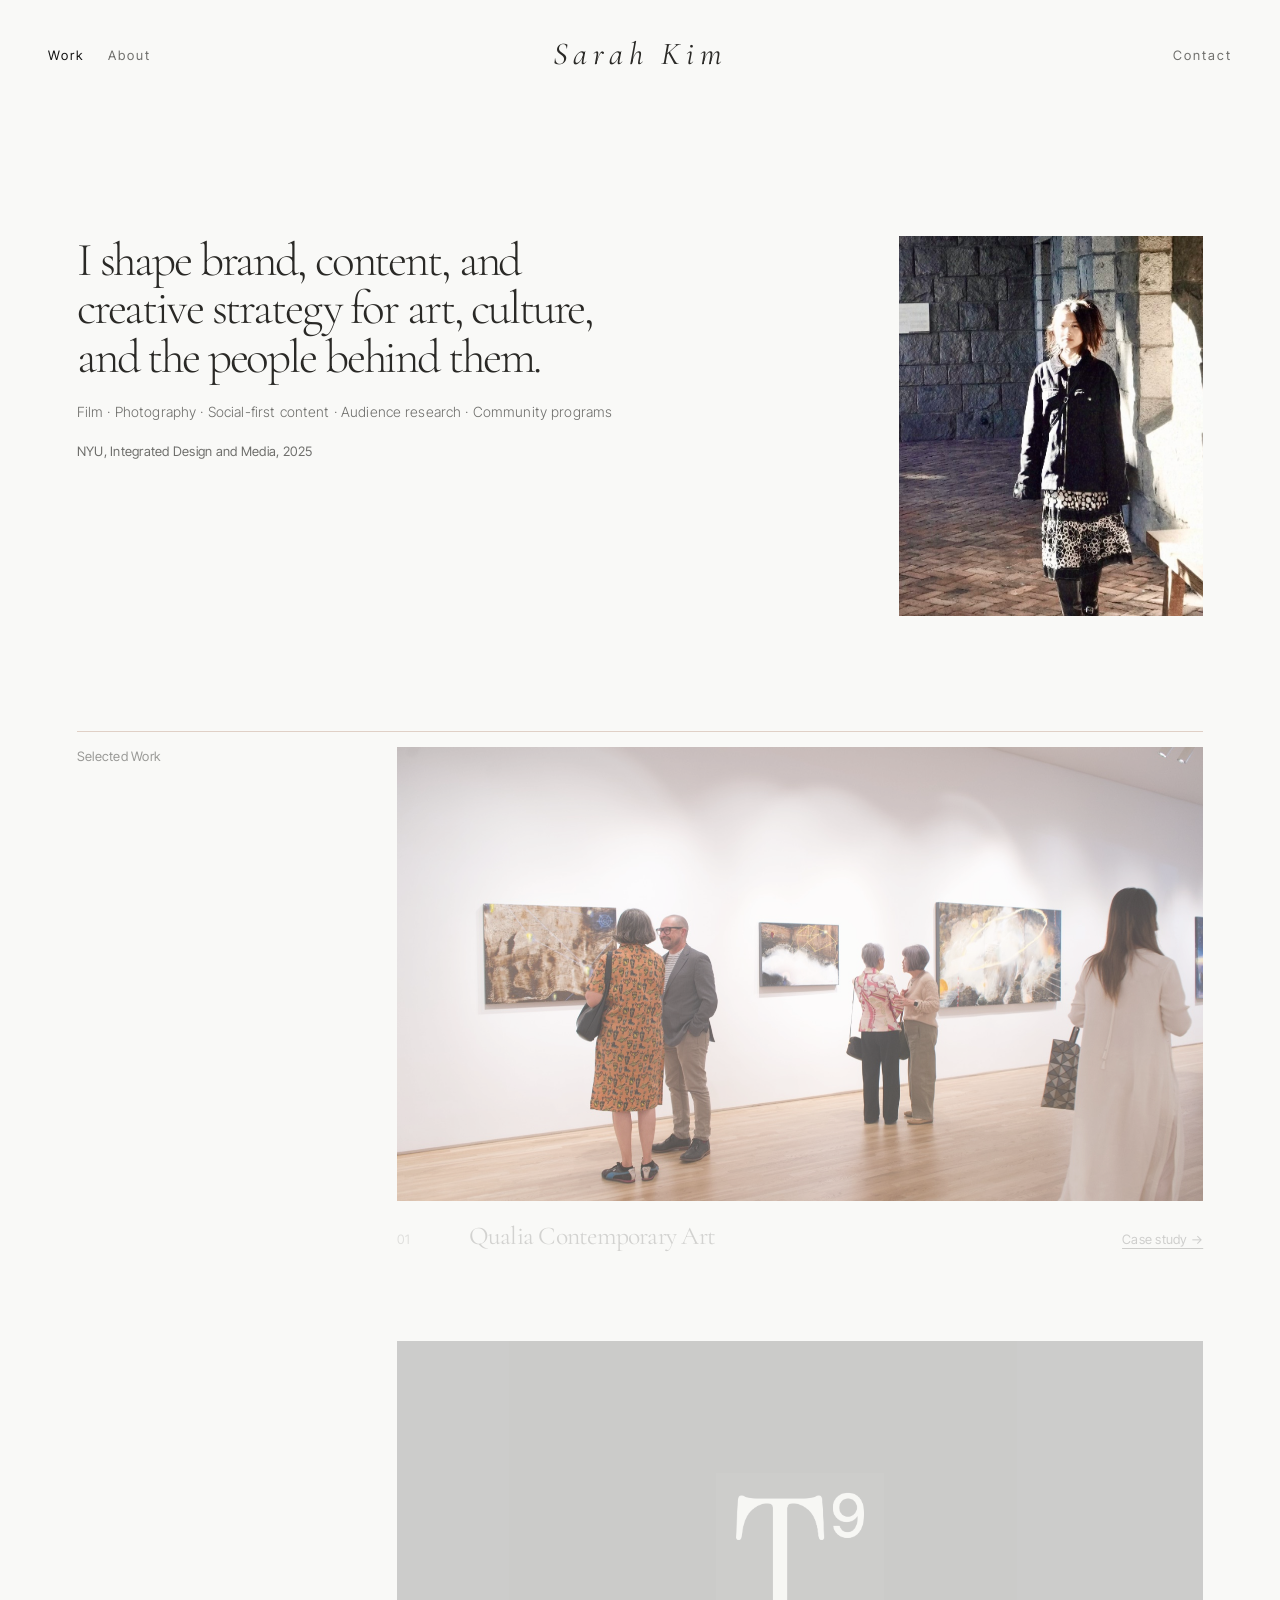
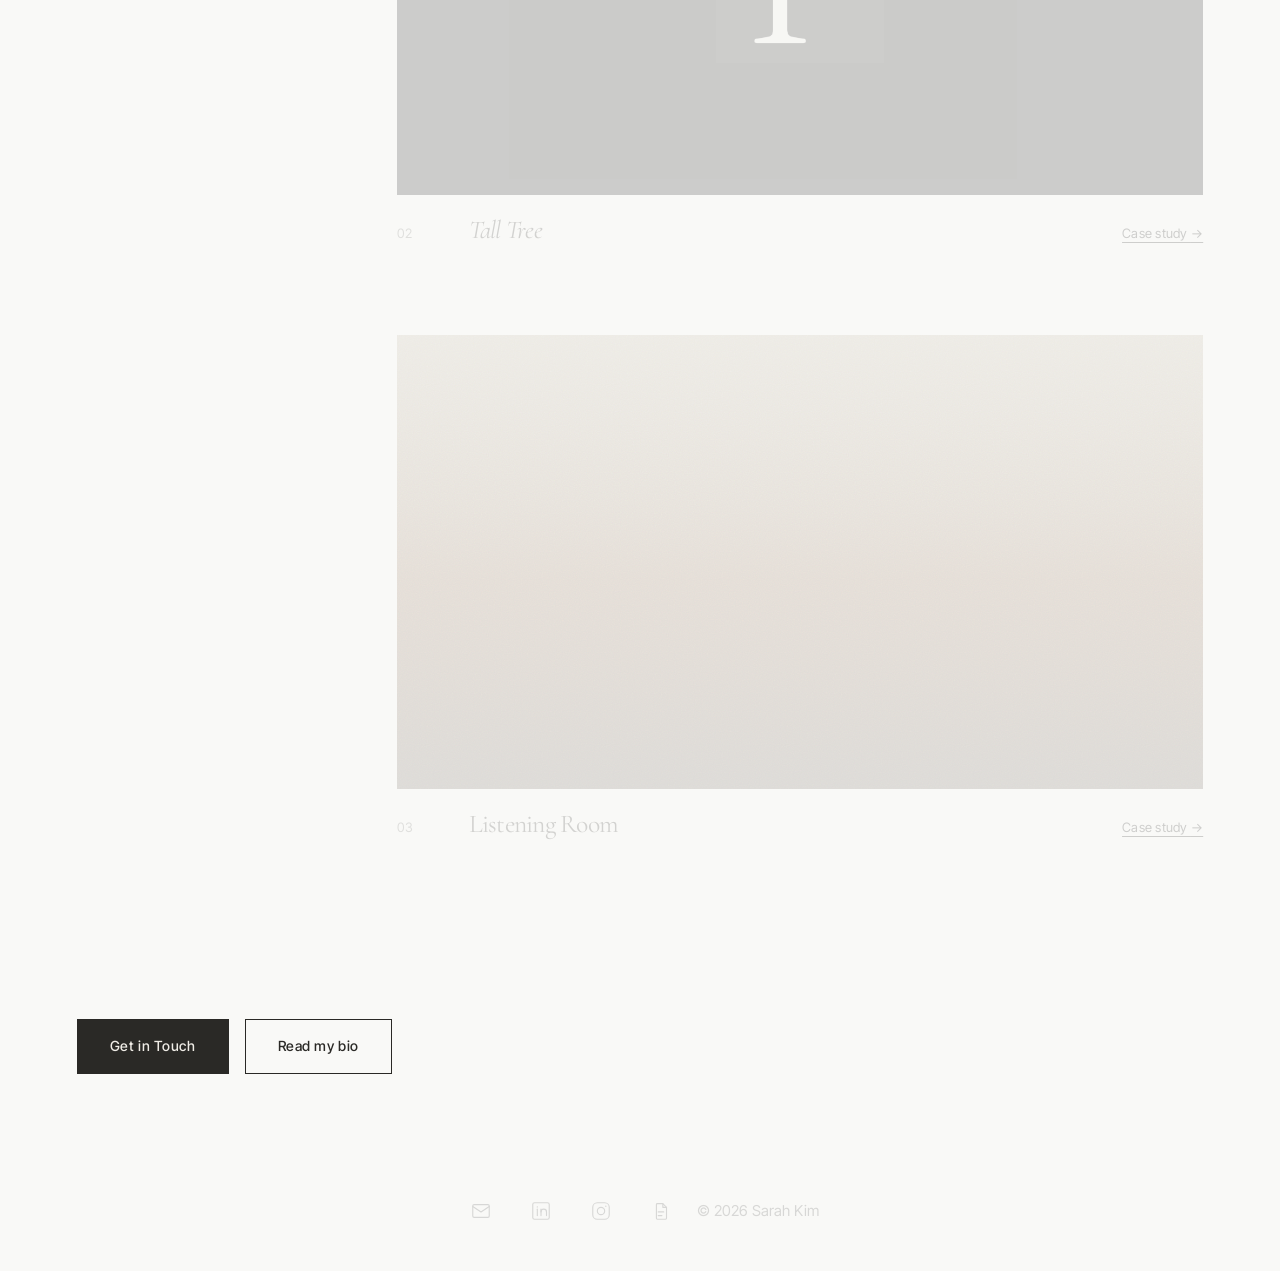
<file: index.html>
<!DOCTYPE html>
<html lang="en">
<head>
  <meta charset="UTF-8">
  <meta name="viewport" content="width=device-width, initial-scale=1.0">
  <meta name="description" content="Sarah Kim — brand, content, and creative strategy for art, culture, and the people behind them.">
  <title>Sarah Kim</title>
  <link rel="preconnect" href="https://fonts.googleapis.com">
  <link rel="preconnect" href="https://fonts.gstatic.com" crossorigin>
  <link rel="stylesheet" href="https://fonts.googleapis.com/css2?family=Cormorant+Garamond:ital,wght@0,300;0,400;1,300;1,400&family=Inter+Tight:wght@400;500&display=swap">
  <link rel="stylesheet" href="style.css?v=2026-11-06-mocha">
</head>
<body data-nav-active="work">
  <div class="layout-wrapper">

    <header class="site-header">
      <div data-site-nav></div>
    </header>

    <main class="site-main site-main--landing">
      <section class="home-hero layout-container" aria-labelledby="home-hero-heading">
        <div class="home-hero__body">
          <div class="home-hero__text">
            <h1 class="home-hero__headline" id="home-hero-heading">I shape brand, content, and creative strategy for art, culture, and the people behind them.</h1>
            <p class="home-hero__roles"><span class="home-hero__roles-copy">Film &middot; Photography &middot; Social-first content &middot; Audience research &middot; Community programs</span></p>
            <p class="home-label home-hero__education"><span class="home-hero__education-copy">NYU, Integrated Design and Media, 2025</span></p>
          </div>
          <p class="home-hero__bio" aria-hidden="true">I&rsquo;m a content producer and storyteller drawn to things that inspire wonder, whether that&rsquo;s an immersive installation, a well-cut film, or a story told simply.</p>
          <figure class="home-hero__figure">
            <a class="home-hero__portrait" href="about/index.html" aria-label="About">
              <img
                class="home-hero__image"
                src="media/web/facetune.jpg"
                alt=""
                width="1231"
                height="984"
                loading="eager"
              >
              <span class="home-hero__portrait-cue" aria-hidden="true">hello 👋</span>
            </a>
          </figure>
        </div>
      </section>

      <section class="home-row layout-container" id="work" aria-labelledby="home-work-heading">
        <h2 class="home-label" id="home-work-heading">Selected Work</h2>
        <div class="home-work__list">
          <a class="home-work__item" href="qualia-digital-archive.html">
            <figure class="home-work__media">
              <img
                src="media/web/younheeopening.jpg"
                alt="Guests in conversation at an exhibition opening at Qualia Contemporary Art"
                width="1024"
                height="682"
                loading="lazy"
              >
            </figure>
            <div class="home-work__caption">
              <p class="home-label">01</p>
              <h3 class="home-work__title">Qualia Contemporary Art</h3>
              <p class="home-label home-work__cta">Case study <span aria-hidden="true">→</span></p>
            </div>
          </a>
          <a class="home-work__item" href="tall-tree.html">
            <figure class="home-work__media home-work__media--night">
              <img
                src="media/Tall-Tree-Brand-Kit-v2/01-logos/mark-T9-white-on-black.png"
                alt="Tall Tree mark: a cream serif T with a raised 9 on black"
                width="1010"
                height="1147"
                loading="lazy"
              >
            </figure>
            <div class="home-work__caption">
              <p class="home-label">02</p>
              <h3 class="home-work__title home-work__title--publication">Tall Tree</h3>
              <p class="home-label home-work__cta">Case study <span aria-hidden="true">→</span></p>
            </div>
          </a>
          <a class="home-work__item" href="listening-room.html">
            <figure class="home-work__media home-work__media--mocha" aria-hidden="true"></figure>
            <div class="home-work__caption">
              <p class="home-label">03</p>
              <h3 class="home-work__title">Listening Room</h3>
              <p class="home-label home-work__cta">Case study <span aria-hidden="true">→</span></p>
            </div>
          </a>
        </div>
      </section>

      <section class="home-closing" aria-label="Next steps">
        <div class="home-closing__inner layout-container">
          <div class="home-closing__actions">
            <a href="contact.html" class="home-closing__button home-closing__button--primary">Get in Touch</a>
            <a href="about/index.html" class="home-closing__button">Read my bio</a>
          </div>
        </div>
      </section>
    </main>

    <footer class="site-footer">
      <div class="layout-container site-footer__inner">
        <div data-footer-contacts></div>
        <p class="site-footer__copy">&copy; 2026 Sarah Kim</p>
      </div>
    </footer>

  </div>
  <script src="js/site-root.js"></script>
  <script src="js/nav.js?v=2026-11-05-worknav"></script>
  <script src="js/footer-contacts.js?v=2026-11-04-resume"></script>
  <script src="js/home-portrait.js?v=2026-11-05-leave"></script>
  <script src="js/scroll-focus.js?v=2026-11-05-focus2"></script>
</body>
</html>
</file>
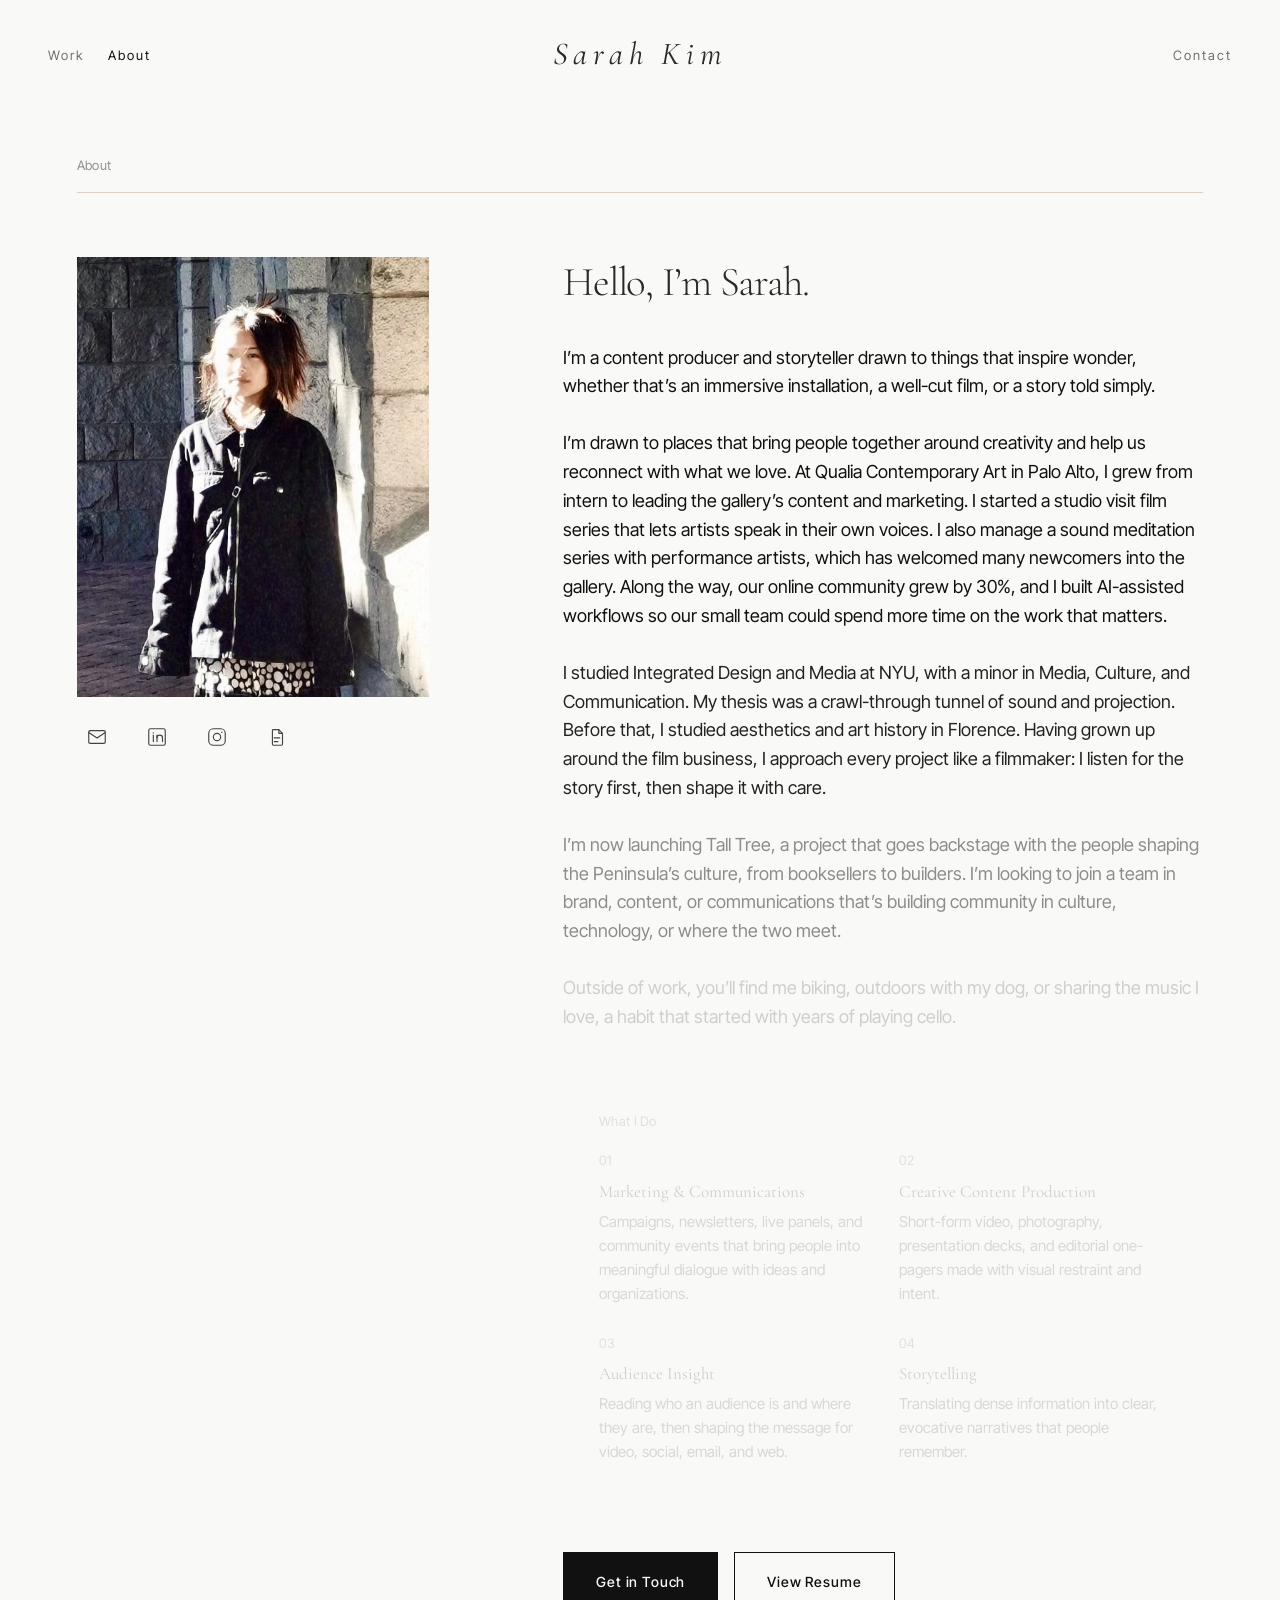
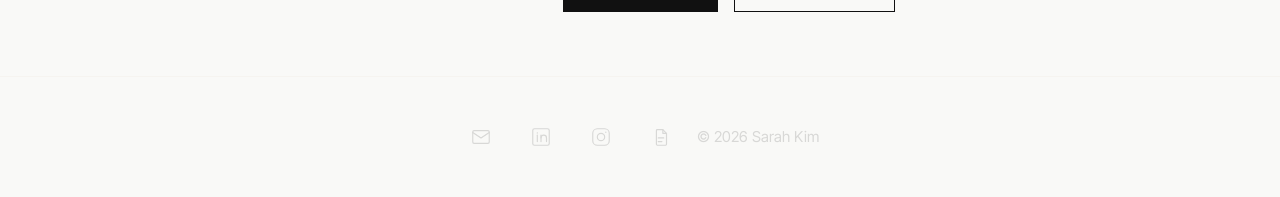
<file: about/index.html>
<!DOCTYPE html>
<html lang="en">
<head>
  <meta charset="UTF-8">
  <meta name="viewport" content="width=device-width, initial-scale=1.0">
  <meta name="description" content="About Sarah Kim — a designer and storyteller who makes complicated things clear.">
  <title>About | Sarah Kim</title>
  <link rel="preconnect" href="https://fonts.googleapis.com">
  <link rel="preconnect" href="https://fonts.gstatic.com" crossorigin>
  <link rel="stylesheet" href="https://fonts.googleapis.com/css2?family=Cormorant+Garamond:ital,wght@0,300;0,400;1,300;1,400&family=Inter+Tight:wght@400;500&display=swap">
  <link rel="stylesheet" href="../style.css?v=2026-11-05-focus">
</head>
<body data-nav-active="about">
  <div class="layout-wrapper">

    <header class="site-header">
      <div data-site-nav></div>
    </header>

    <main class="site-main site-main--about">
      <div class="layout-container about-page">
        <div class="home-hero__meta">
          <p class="home-label">About</p>
        </div>

        <section class="about-grid" id="about-content">

          <aside class="about-aside">
            <figure class="about-portrait">
              <img
                src="../media/aboutimg.jpeg"
                alt="Portrait of Sarah Kim"
                class="about-portrait__image"
                width="523"
                height="617"
              >
            </figure>
            <nav class="about-links about-links--profile" aria-label="Profile links">
              <a href="mailto:sarahkim1001@gmail.com" class="about-links__item" aria-label="Email">
                <svg class="about-links__icon" viewBox="0 0 24 24" aria-hidden="true">
                  <rect x="3" y="5" width="18" height="14" rx="1.5"/>
                  <path d="M3 7l9 6 9-6"/>
                </svg>
              </a>
              <a href="https://www.linkedin.com/in/sarah-s-kim-03047020a/" class="about-links__item" aria-label="LinkedIn" target="_blank" rel="noopener noreferrer">
                <svg class="about-links__icon" viewBox="0 0 24 24" aria-hidden="true">
                  <rect x="3" y="3" width="18" height="18" rx="2"/>
                  <path d="M8 10v7"/>
                  <circle class="about-links__icon-dot" cx="8" cy="7.5" r="0.75"/>
                  <path d="M12 10v7"/>
                  <path d="M12 13c0-1.66 1.34-3 3-3s3 1.34 3 3v4"/>
                </svg>
              </a>
              <a href="https://instagram.com/s4rahkim" class="about-links__item" aria-label="Instagram" target="_blank" rel="noopener noreferrer">
                <svg class="about-links__icon" viewBox="0 0 24 24" aria-hidden="true">
                  <rect x="3" y="3" width="18" height="18" rx="5"/>
                  <circle cx="12" cy="12" r="4"/>
                  <circle class="about-links__icon-dot" cx="17.25" cy="6.75" r="0.75"/>
                </svg>
              </a>
              <a href="../media/web/1_Sarah_Kim_Resume.pdf" class="about-links__item" aria-label="Resume" target="_blank" rel="noopener noreferrer">
                <svg class="about-links__icon" viewBox="0 0 24 24" aria-hidden="true">
                  <path d="M8 4h6l4 4v12a1 1 0 0 1-1 1H8a1 1 0 0 1-1-1V5a1 1 0 0 1 1-1z"/>
                  <path d="M14 4v4h4"/>
                  <path d="M9 13h6M9 17h4"/>
                </svg>
              </a>
            </nav>
          </aside>

          <div class="about-main">
            <h1 class="about-title">Hello, I&rsquo;m Sarah.</h1>
            <p class="about-bio">I&rsquo;m a content producer and storyteller drawn to things that inspire wonder, whether that&rsquo;s an immersive installation, a well-cut film, or a story told simply.</p>
            <p class="about-bio">I&rsquo;m drawn to places that bring people together around creativity and help us reconnect with what we love. At Qualia Contemporary Art in Palo Alto, I grew from intern to leading the gallery&rsquo;s content and marketing. I started a studio visit film series that lets artists speak in their own voices. I also manage a sound meditation series with performance artists, which has welcomed many newcomers into the gallery. Along the way, our online community grew by 30%, and I built AI-assisted workflows so our small team could spend more time on the work that matters.</p>
            <p class="about-bio">I studied Integrated Design and Media at NYU, with a minor in Media, Culture, and Communication. My thesis was a crawl-through tunnel of sound and projection. Before that, I studied aesthetics and art history in Florence. Having grown up around the film business, I approach every project like a filmmaker: I listen for the story first, then shape it with care.</p>
            <p class="about-bio">I&rsquo;m now launching Tall Tree, a project that goes backstage with the people shaping the Peninsula&rsquo;s culture, from booksellers to builders. I&rsquo;m looking to join a team in brand, content, or communications that&rsquo;s building community in culture, technology, or where the two meet.</p>
            <p class="about-bio">Outside of work, you&rsquo;ll find me biking, outdoors with my dog, or sharing the music I love, a habit that started with years of playing cello.</p>

            <section class="about-skills" aria-labelledby="about-skills-heading">
              <h2 class="home-label" id="about-skills-heading">What I Do</h2>
              <ol class="about-skills__list">
                <li>
                  <span class="home-label">01</span>
                  <h3 class="about-skills__title">Marketing &amp; Communications</h3>
                  <p class="about-skills__text">Campaigns, newsletters, live panels, and community events that bring people into meaningful dialogue with ideas and organizations.</p>
                </li>
                <li>
                  <span class="home-label">02</span>
                  <h3 class="about-skills__title">Creative Content Production</h3>
                  <p class="about-skills__text">Short-form video, photography, presentation decks, and editorial one-pagers made with visual restraint and intent.</p>
                </li>
                <li>
                  <span class="home-label">03</span>
                  <h3 class="about-skills__title">Audience Insight</h3>
                  <p class="about-skills__text">Reading who an audience is and where they are, then shaping the message for video, social, email, and web.</p>
                </li>
                <li>
                  <span class="home-label">04</span>
                  <h3 class="about-skills__title">Storytelling</h3>
                  <p class="about-skills__text">Translating dense information into clear, evocative narratives that people remember.</p>
                </li>
              </ol>
            </section>

            <div class="about-actions">
              <a href="../contact.html" class="about-cta__button about-cta__button--primary">Get in Touch</a>
              <a href="../media/web/1_Sarah_Kim_Resume.pdf" class="about-cta__button" target="_blank" rel="noopener noreferrer">View Resume</a>
            </div>
          </div>

        </section>
      </div>
    </main>

    <footer class="site-footer">
      <div class="layout-container site-footer__inner">
        <div data-footer-contacts></div>
        <p class="site-footer__copy">&copy; 2026 Sarah Kim</p>
      </div>
    </footer>

  </div>
  <script src="../js/site-root.js"></script>
  <script src="../js/nav.js?v=2026-11-05-worknav"></script>
  <script src="../js/footer-contacts.js?v=2026-11-04-resume"></script>
  <script src="../js/scroll-focus.js?v=2026-11-05-focus2"></script>
</body>
</html>
</file>
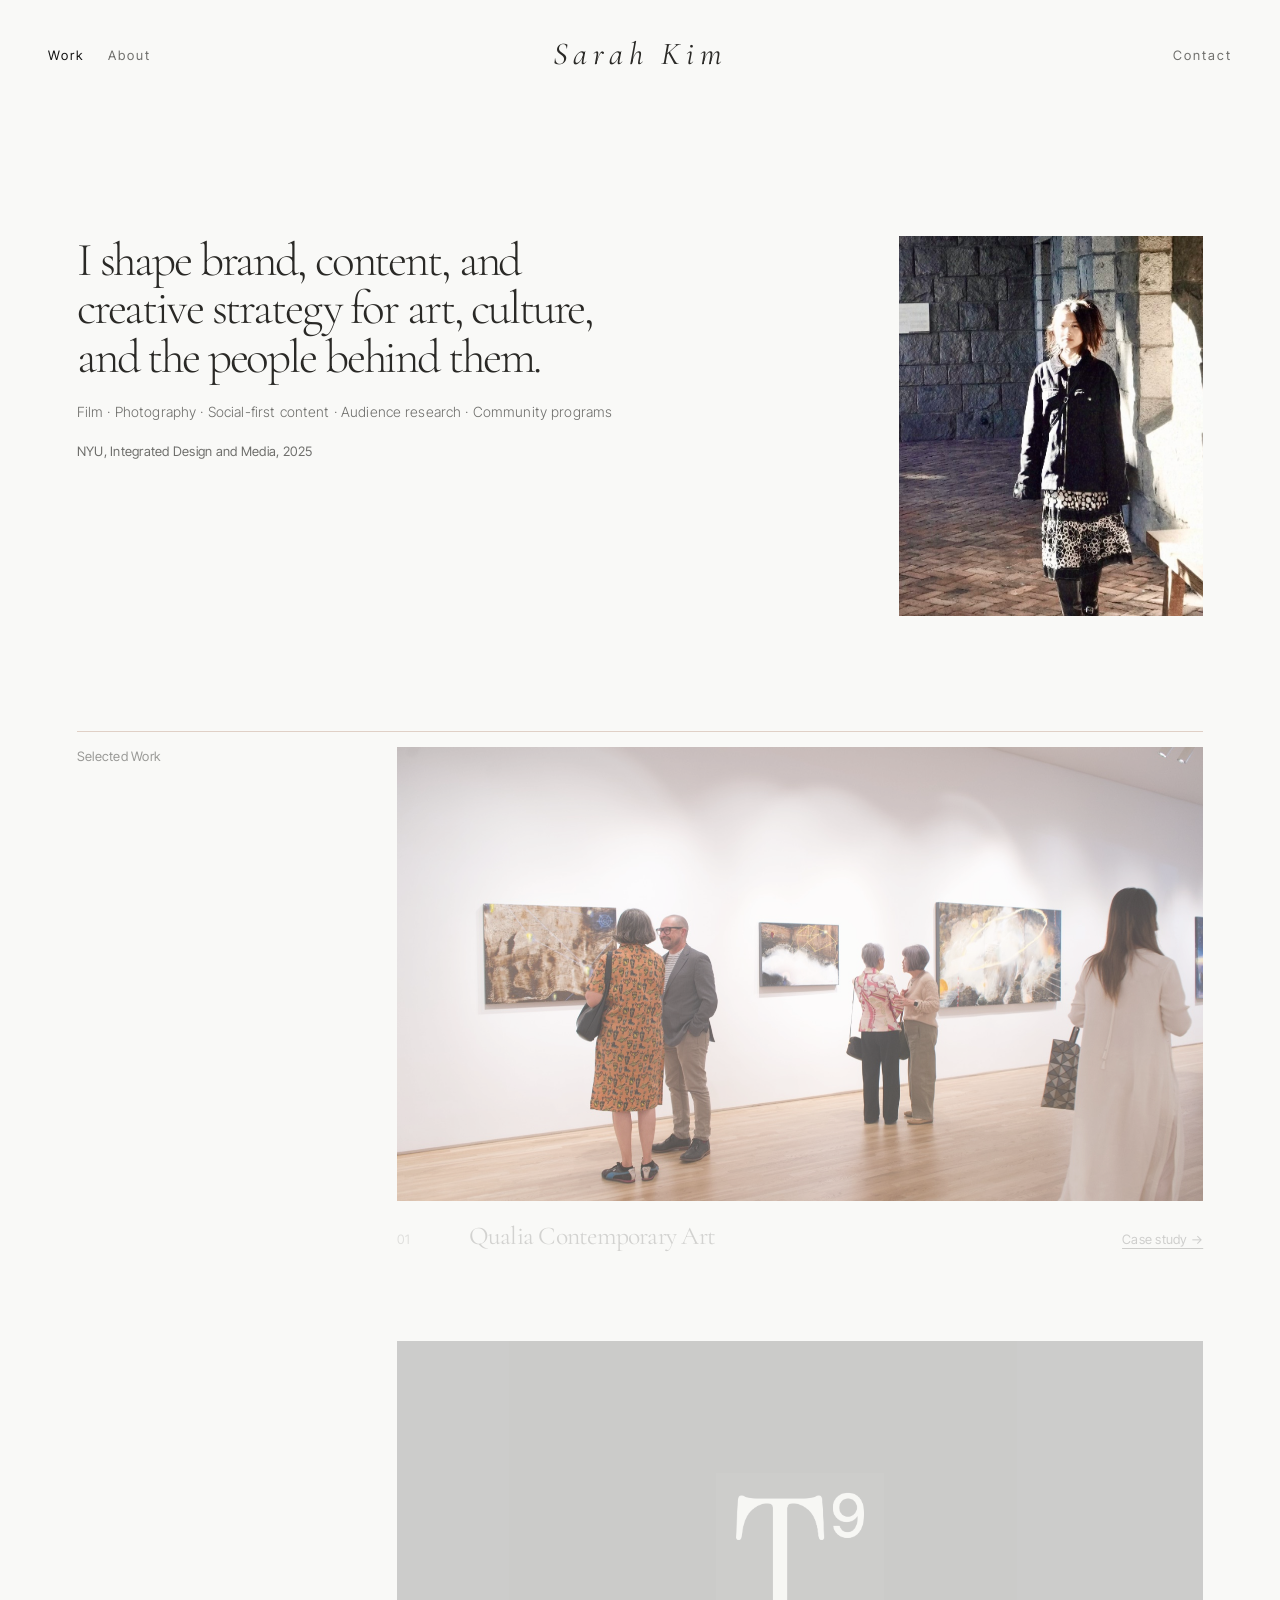
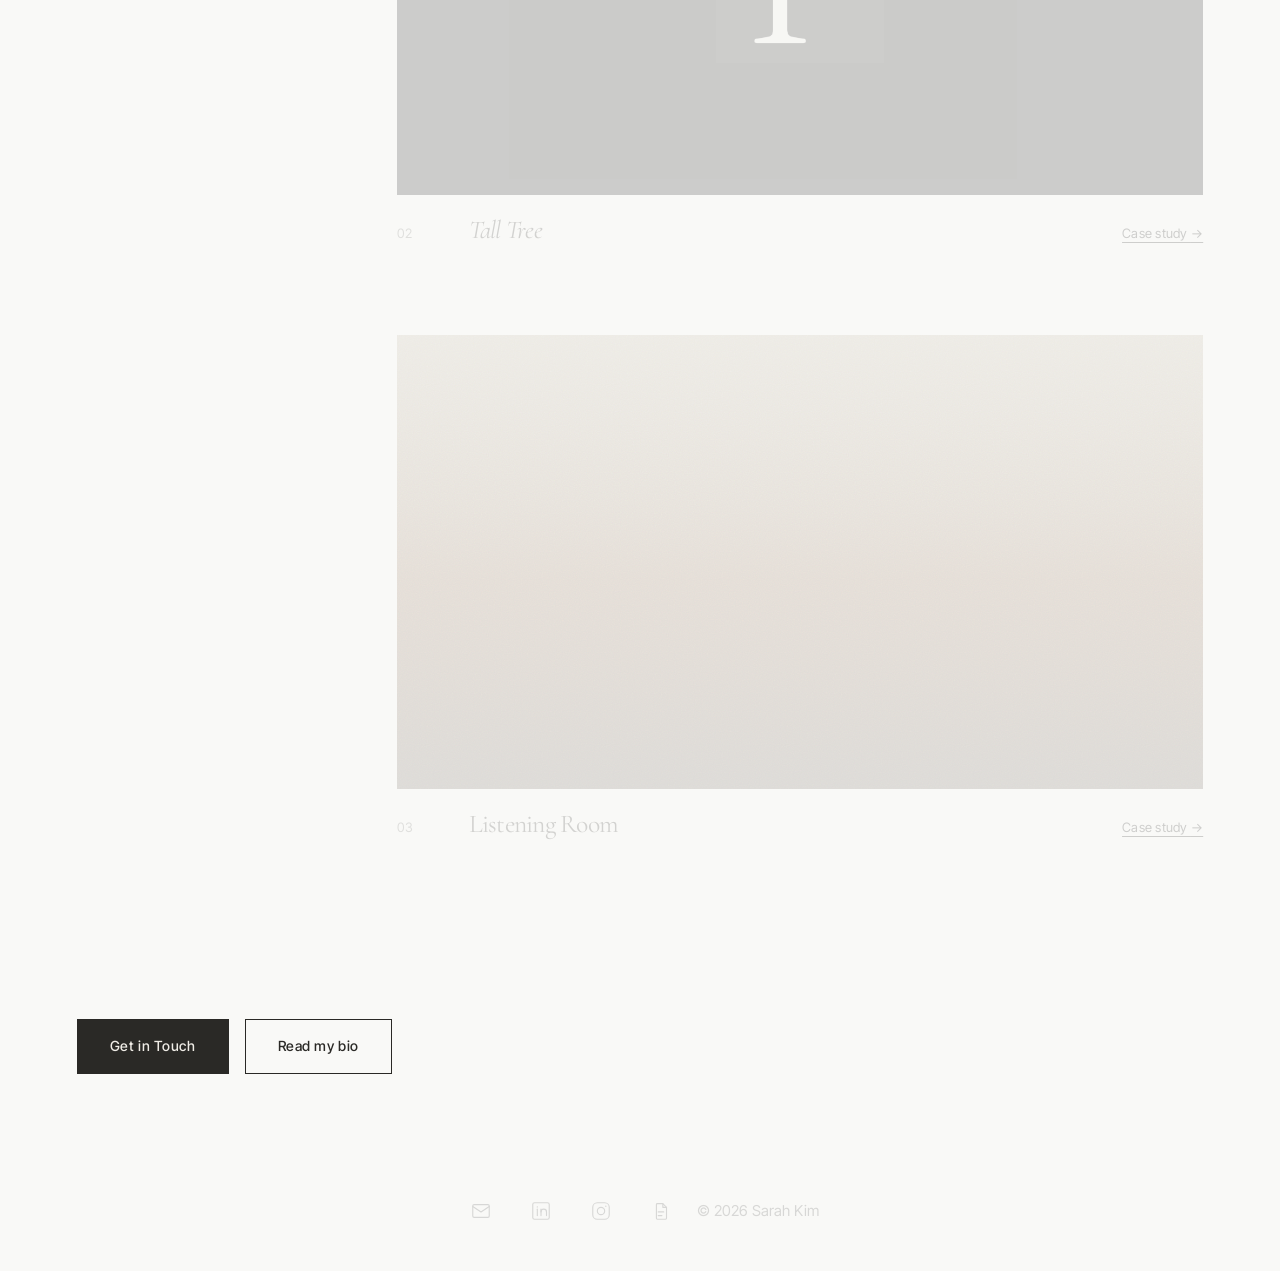
<file: work/index.html>
<!DOCTYPE html>
<html lang="en">
<head>
  <meta charset="UTF-8">
  <meta http-equiv="refresh" content="0; url=../index.html#work">
  <meta name="viewport" content="width=device-width, initial-scale=1.0">
  <title>Redirecting… | Sarah Kim</title>
  <link rel="canonical" href="../index.html#work">
  <script>location.replace("../index.html#work");</script>
</head>
<body>
  <p><a href="../index.html#work">Continue to Sarah Kim</a></p>
</body>
</html>
</file>
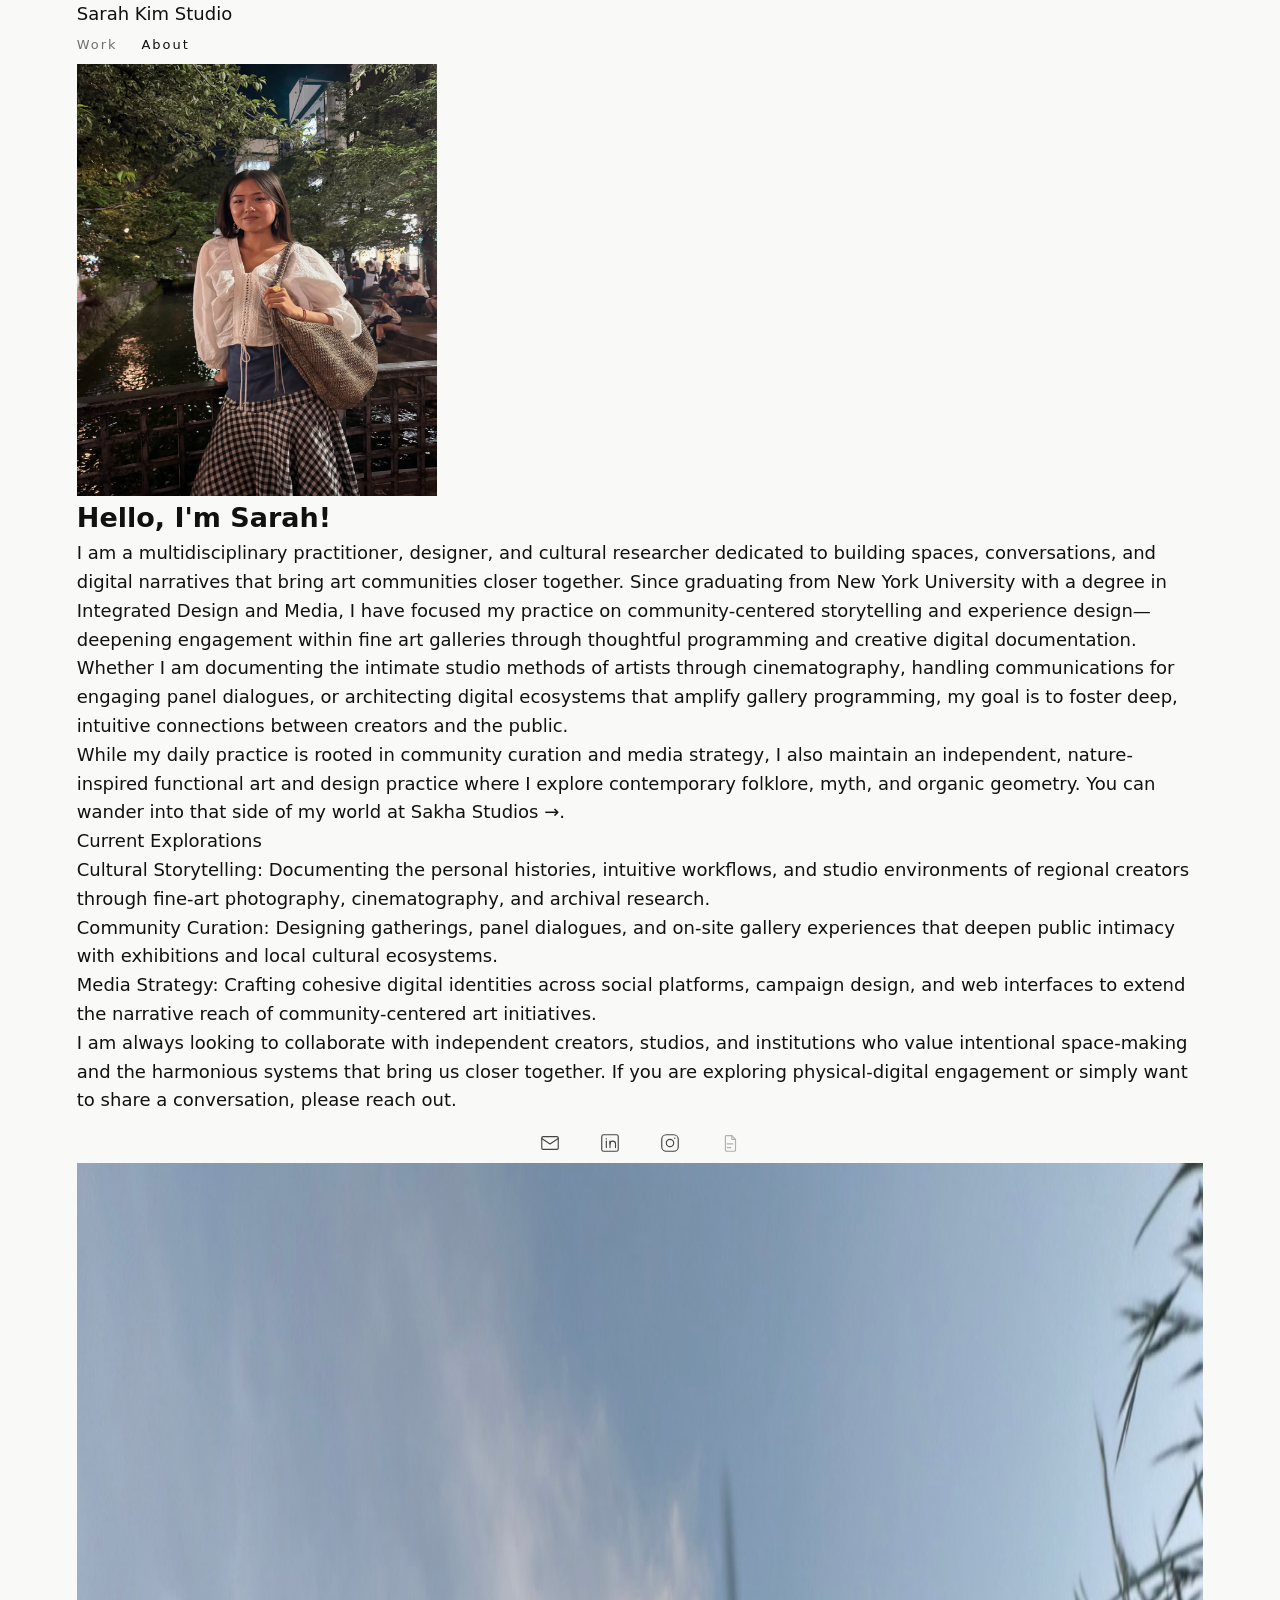
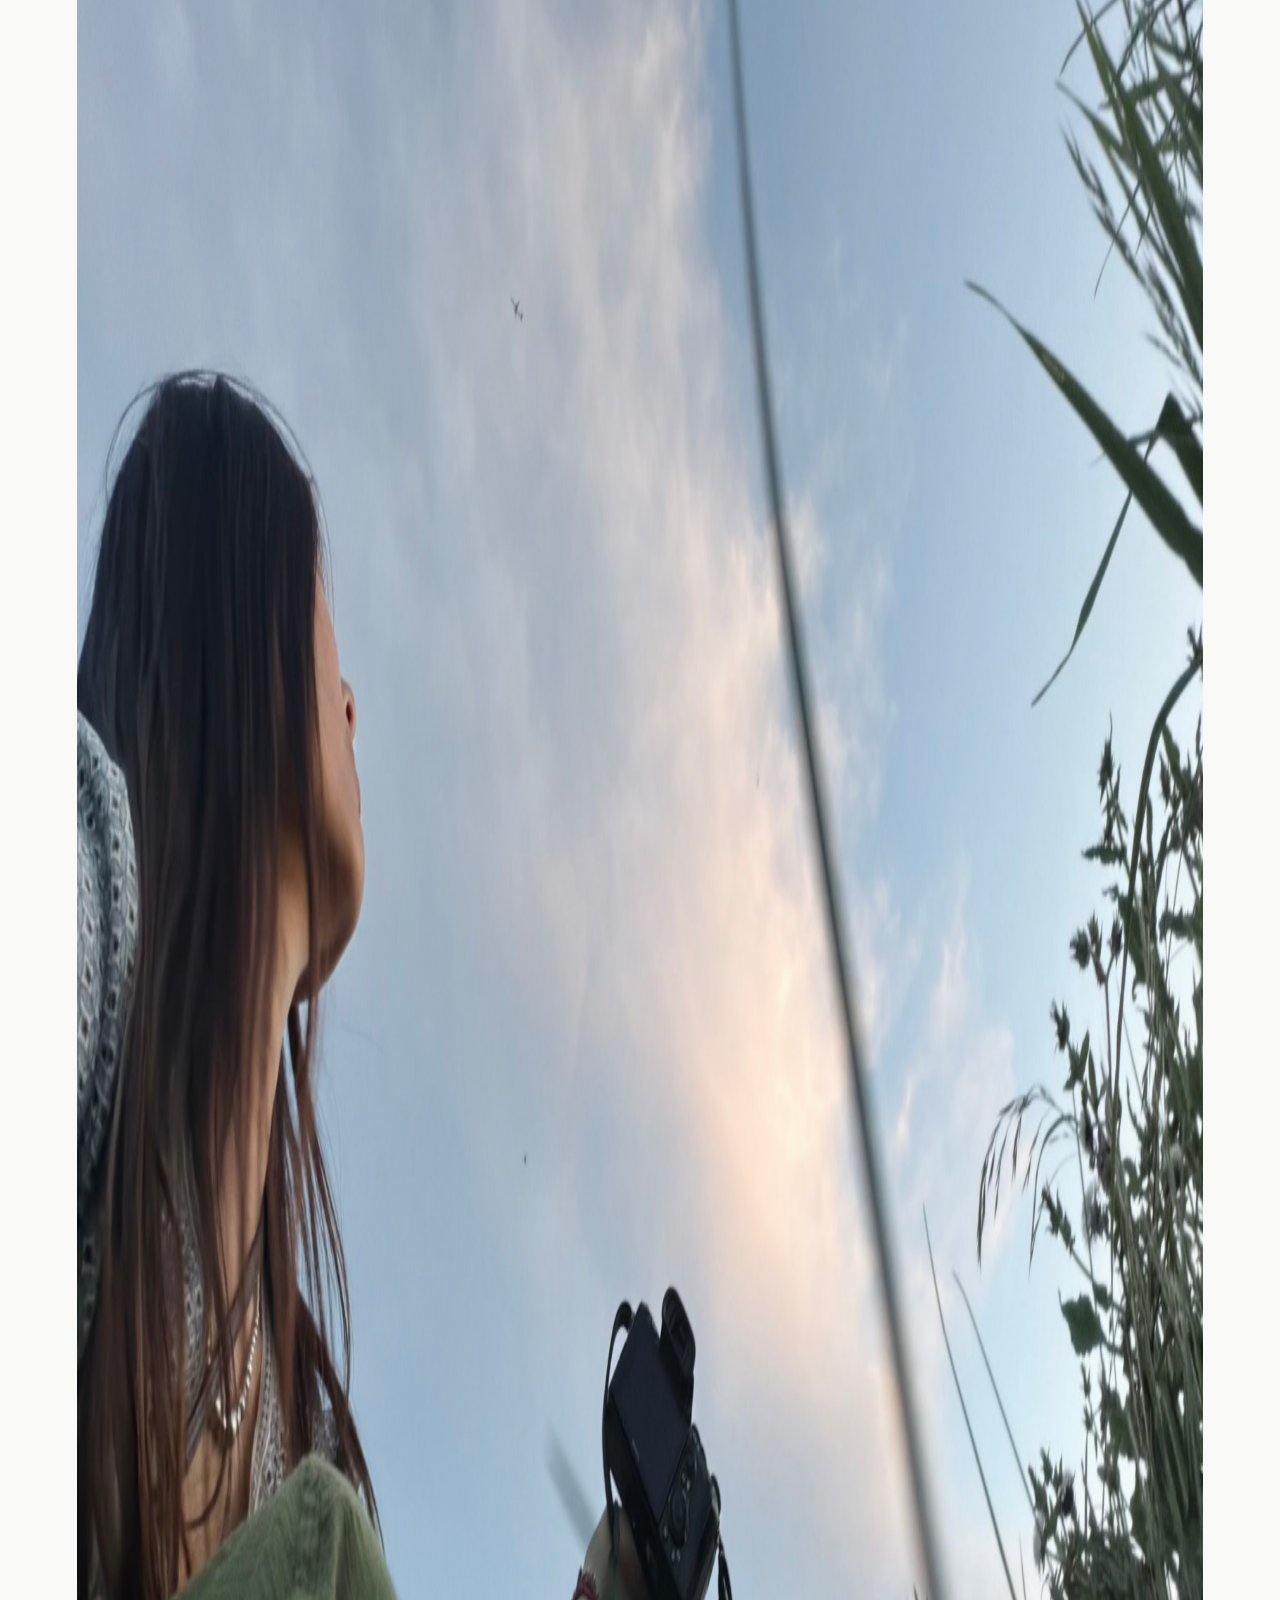
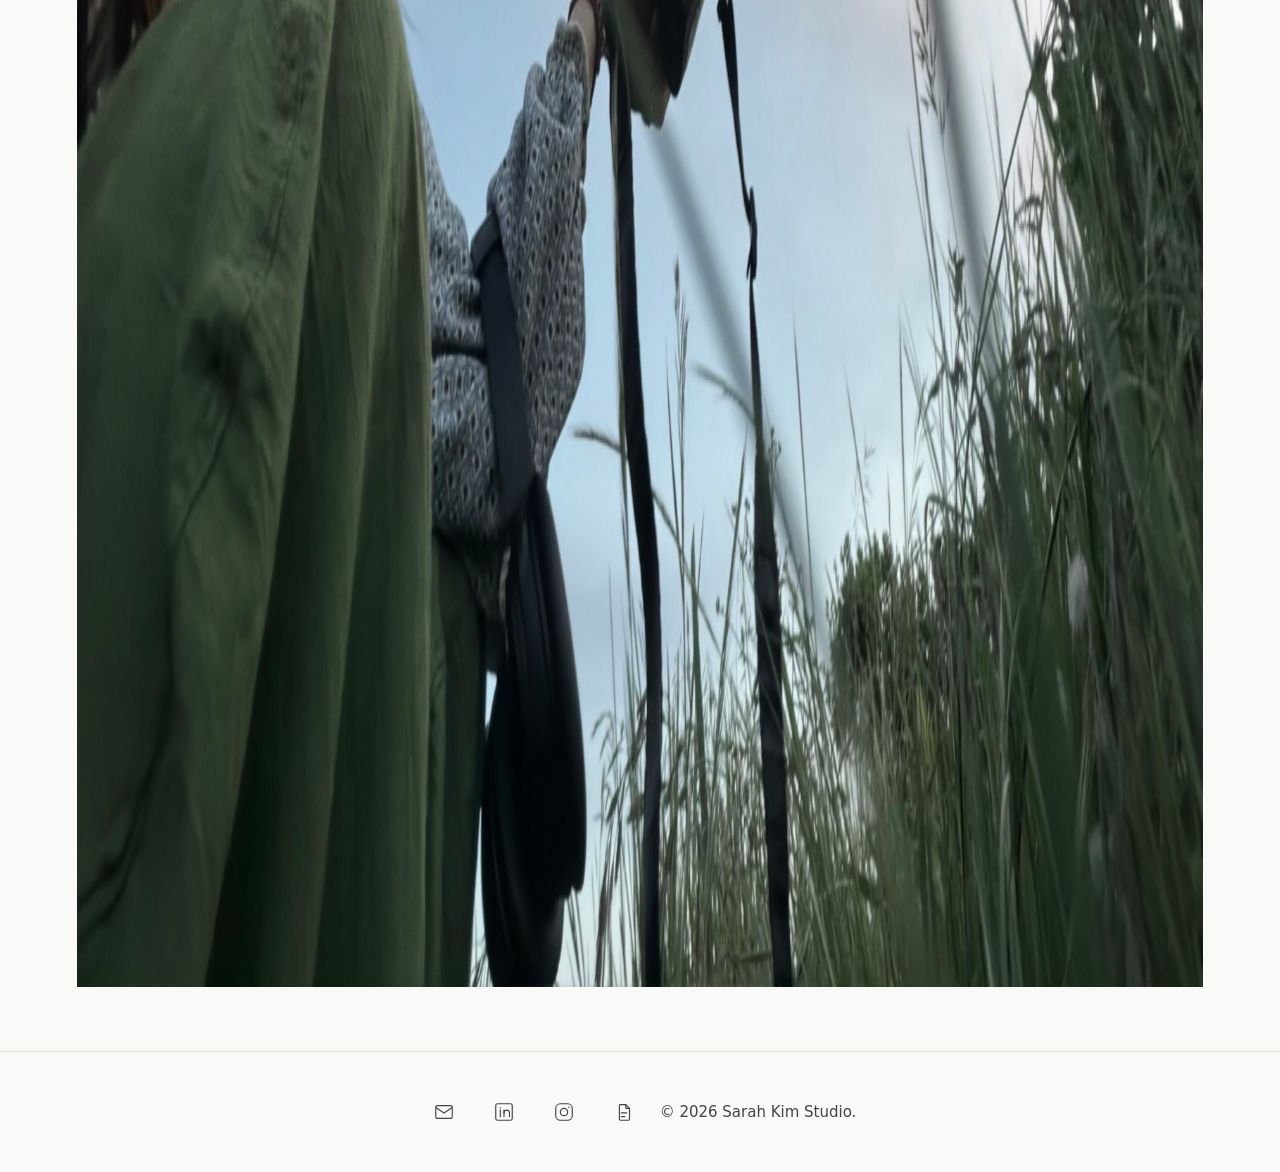
<file: about.html>
<!DOCTYPE html>
<html lang="en">
<head>
  <meta charset="UTF-8">
  <meta name="viewport" content="width=device-width, initial-scale=1.0">
  <meta name="description" content="About Sarah Kim Studio — community-centered storytelling, cultural curation, and media strategy for fine art galleries.">
  <title>About | Sarah Kim Studio</title>
  <link rel="preconnect" href="https://fonts.googleapis.com">
  <link rel="preconnect" href="https://fonts.gstatic.com" crossorigin>
  <link href="https://fonts.googleapis.com/css2?family=Hedvig+Letters+Serif&display=swap" rel="stylesheet">
  <link rel="stylesheet" href="style.css">
</head>
<body>
  <div class="layout-wrapper">

    <header class="site-header">
      <div class="layout-container">
        <a href="index.html" class="site-logo">Sarah Kim Studio</a>
        <nav class="site-nav" aria-label="Main navigation">
          <ul class="site-nav__list">
            <li><a href="index.html#work" class="site-nav__link">Work</a></li>
            <li><a href="about.html" class="site-nav__link site-nav__link--active">About</a></li>
          </ul>
        </nav>
      </div>
    </header>

    <main class="site-main">
      <div class="layout-container">
        <section class="content-section about-layout" id="about-content">

          <div class="about-profile">
            <div class="about-profile__image-wrap">
              <img
                src="media/web/me.jpg"
                alt="Portrait of Sarah Kim"
                class="about-profile__image"
                width="360"
                height="432"
              >
            </div>
          </div>

          <div class="about-content">
            <h1 class="about-greeting">Hello, I'm Sarah!</h1>
            <p class="about-bio">I am a multidisciplinary practitioner, designer, and cultural researcher dedicated to building spaces, conversations, and digital narratives that bring art communities closer together. Since graduating from New York University with a degree in Integrated Design and Media, I have focused my practice on community-centered storytelling and experience design&mdash;deepening engagement within fine art galleries through thoughtful programming and creative digital documentation.</p>
            <p class="about-bio">Whether I am documenting the intimate studio methods of artists through cinematography, handling communications for engaging panel dialogues, or architecting digital ecosystems that amplify gallery programming, my goal is to foster deep, intuitive connections between creators and the public.</p>
            <p class="about-bio">While my daily practice is rooted in community curation and media strategy, I also maintain an independent, nature-inspired functional art and design practice where I explore contemporary folklore, myth, and organic geometry. You can wander into that side of my world at <a href="#" class="text-link">Sakha Studios &rarr;</a>.</p>

            <div class="about-explorations">
              <p class="about-explorations__heading">Current Explorations</p>
              <ul class="about-explorations__list">
                <li><span class="about-explorations__category">Cultural Storytelling:</span> Documenting the personal histories, intuitive workflows, and studio environments of regional creators through fine-art photography, cinematography, and archival research.</li>
                <li><span class="about-explorations__category">Community Curation:</span> Designing gatherings, panel dialogues, and on-site gallery experiences that deepen public intimacy with exhibitions and local cultural ecosystems.</li>
                <li><span class="about-explorations__category">Media Strategy:</span> Crafting cohesive digital identities across social platforms, campaign design, and web interfaces to extend the narrative reach of community-centered art initiatives.</li>
              </ul>
            </div>

            <p class="about-contact">I am always looking to collaborate with independent creators, studios, and institutions who value intentional space-making and the harmonious systems that bring us closer together. If you are exploring physical-digital engagement or simply want to share a conversation, please reach out.</p>

            <nav class="about-links" aria-label="Contact links">
              <a href="mailto:sarahkim1001@gmail.com" class="about-links__item" aria-label="Email">
                <svg class="about-links__icon" viewBox="0 0 24 24" aria-hidden="true">
                  <rect x="3" y="5" width="18" height="14" rx="1.5"/>
                  <path d="M3 7l9 6 9-6"/>
                </svg>
              </a>
              <a href="https://www.linkedin.com/in/sarah-s-kim-03047020a/" class="about-links__item" aria-label="LinkedIn" target="_blank" rel="noopener noreferrer">
                <svg class="about-links__icon" viewBox="0 0 24 24" aria-hidden="true">
                  <rect x="3" y="3" width="18" height="18" rx="2"/>
                  <path d="M8 10v7"/>
                  <circle class="about-links__icon-dot" cx="8" cy="7.5" r="0.75"/>
                  <path d="M12 10v7"/>
                  <path d="M12 13c0-1.66 1.34-3 3-3s3 1.34 3 3v4"/>
                </svg>
              </a>
              <a href="https://instagram.com/s4rahkim" class="about-links__item" aria-label="Instagram" target="_blank" rel="noopener noreferrer">
                <svg class="about-links__icon" viewBox="0 0 24 24" aria-hidden="true">
                  <rect x="3" y="3" width="18" height="18" rx="5"/>
                  <circle cx="12" cy="12" r="4"/>
                  <circle class="about-links__icon-dot" cx="17.25" cy="6.75" r="0.75"/>
                </svg>
              </a>
              <!-- CV: upload resume.pdf to site root to enable this link -->
              <span class="about-links__item about-links__item--pending" aria-label="CV — coming soon" title="CV coming soon">
                <svg class="about-links__icon" viewBox="0 0 24 24" aria-hidden="true">
                  <path d="M8 4h6l4 4v12a1 1 0 0 1-1 1H8a1 1 0 0 1-1-1V5a1 1 0 0 1 1-1z"/>
                  <path d="M14 4v4h4"/>
                  <path d="M9 13h6M9 17h4"/>
                </svg>
              </span>
            </nav>

            <figure class="about-moment">
              <img
                src="media/web/photographersarah.jpg"
                alt="Sarah Kim looking up toward the sky"
                class="about-moment__image"
                width="4032"
                height="3024"
                loading="lazy"
              >
            </figure>
          </div>

        </section>
      </div>
    </main>

    <footer class="site-footer">
      <div class="layout-container site-footer__inner">
        <div data-footer-contacts></div>
        <p class="site-footer__copy">&copy; 2026 Sarah Kim Studio.</p>
      </div>
    </footer>

  </div>
  <script src="js/header.js"></script>
  <script src="js/footer-contacts.js"></script>
</body>
</html>
</file>
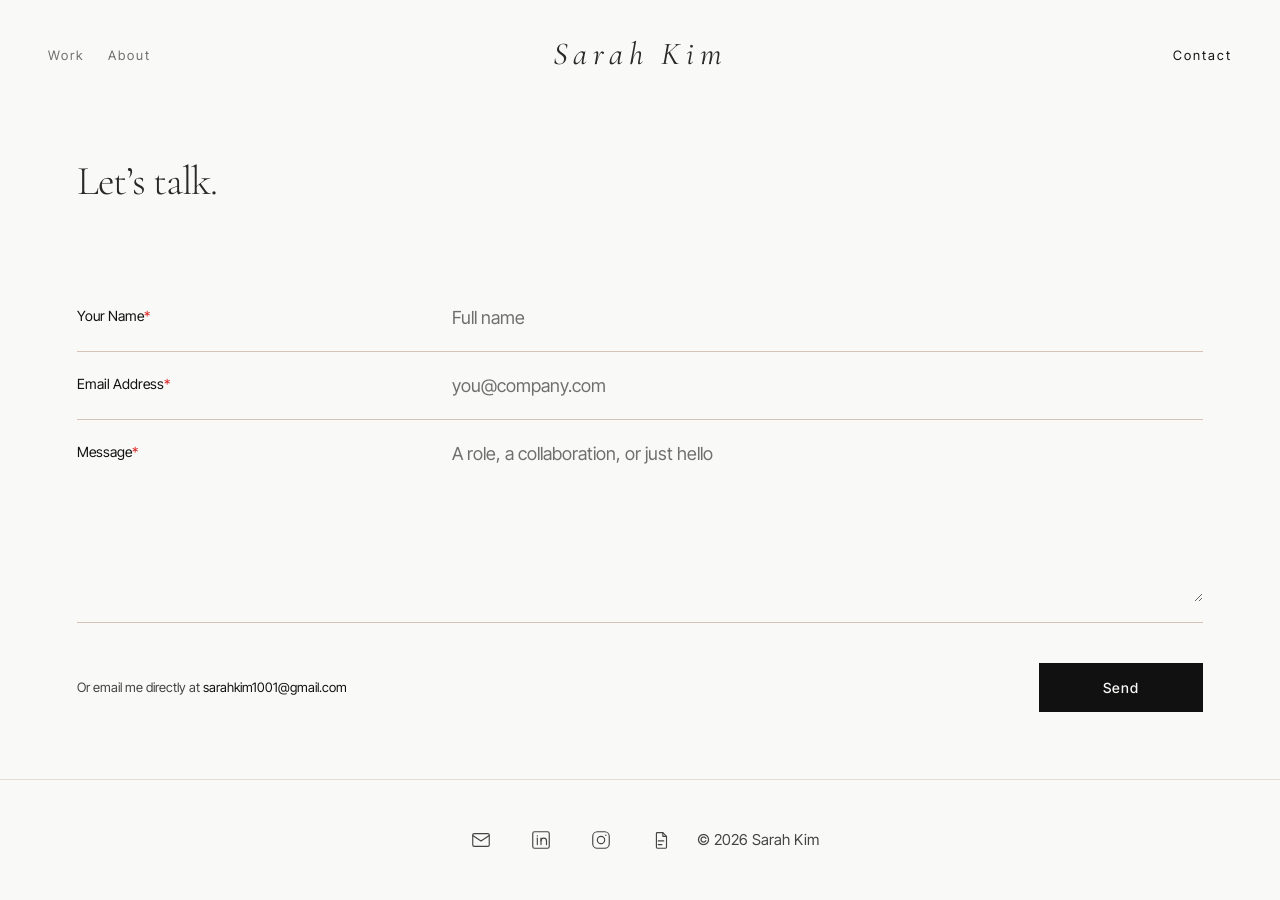
<file: contact.html>
<!DOCTYPE html>
<html lang="en">
<head>
  <meta charset="UTF-8">
  <meta name="viewport" content="width=device-width, initial-scale=1.0">
  <meta name="description" content="Contact Sarah Kim — open to roles, collaborations, and conversations about design, storytelling, and creative marketing.">
  <title>Contact | Sarah Kim</title>
  <link rel="preconnect" href="https://fonts.googleapis.com">
  <link rel="preconnect" href="https://fonts.gstatic.com" crossorigin>
  <link rel="stylesheet" href="https://fonts.googleapis.com/css2?family=Cormorant+Garamond:ital,wght@0,300;0,400;1,300;1,400&family=Inter+Tight:wght@400;500&display=swap">
  <link rel="stylesheet" href="style.css?v=2026-11-05-focus">
</head>
<body data-nav-active="contact">
  <div class="layout-wrapper">

    <header class="site-header">
      <div data-site-nav></div>
    </header>

    <main class="site-main site-main--contact">
      <div class="layout-container contact-layout">
        <h1 class="contact-headline">Let&rsquo;s talk.</h1>

        <form class="contact-form" action="mailto:sarahkim1001@gmail.com" method="post" enctype="text/plain">
          <div class="contact-form__row">
            <label class="contact-form__label" for="contact-name">Your Name<span class="contact-form__required" aria-hidden="true">*</span></label>
            <input class="contact-form__input" type="text" id="contact-name" name="name" required autocomplete="name" placeholder="Full name">
          </div>

          <div class="contact-form__row">
            <label class="contact-form__label" for="contact-email">Email Address<span class="contact-form__required" aria-hidden="true">*</span></label>
            <input class="contact-form__input" type="email" id="contact-email" name="email" required autocomplete="email" placeholder="you@company.com">
          </div>

          <div class="contact-form__row">
            <label class="contact-form__label" for="contact-message">Message<span class="contact-form__required" aria-hidden="true">*</span></label>
            <textarea class="contact-form__input contact-form__textarea" id="contact-message" name="message" rows="6" required placeholder="A role, a collaboration, or just hello"></textarea>
          </div>

          <div class="contact-form__actions">
            <p class="contact-form__fallback">Or email me directly at <a class="text-link" href="mailto:sarahkim1001@gmail.com">sarahkim1001@gmail.com</a></p>
            <button class="contact-form__submit" type="submit">Send</button>
          </div>
        </form>
      </div>
    </main>

    <footer class="site-footer">
      <div class="layout-container site-footer__inner">
        <div data-footer-contacts></div>
        <p class="site-footer__copy">&copy; 2026 Sarah Kim</p>
      </div>
    </footer>

  </div>
  <script src="js/site-root.js"></script>
  <script src="js/nav.js?v=2026-11-05-worknav"></script>
  <script src="js/footer-contacts.js?v=2026-11-04-resume"></script>
  <script src="js/scroll-focus.js?v=2026-11-05-focus2"></script>
  <script>
    document.querySelector(".contact-form").addEventListener("submit", (event) => {
      event.preventDefault();
      const form = event.currentTarget;
      const name = form.elements.name.value.trim();
      const email = form.elements.email.value.trim();
      const message = form.elements.message.value.trim();
      const subject = `Hello from ${name}`;
      const body = `${message}\n\n${name}\n${email}`;
      window.location.href = `mailto:sarahkim1001@gmail.com?subject=${encodeURIComponent(subject)}&body=${encodeURIComponent(body)}`;
    });
  </script>
</body>
</html>
</file>
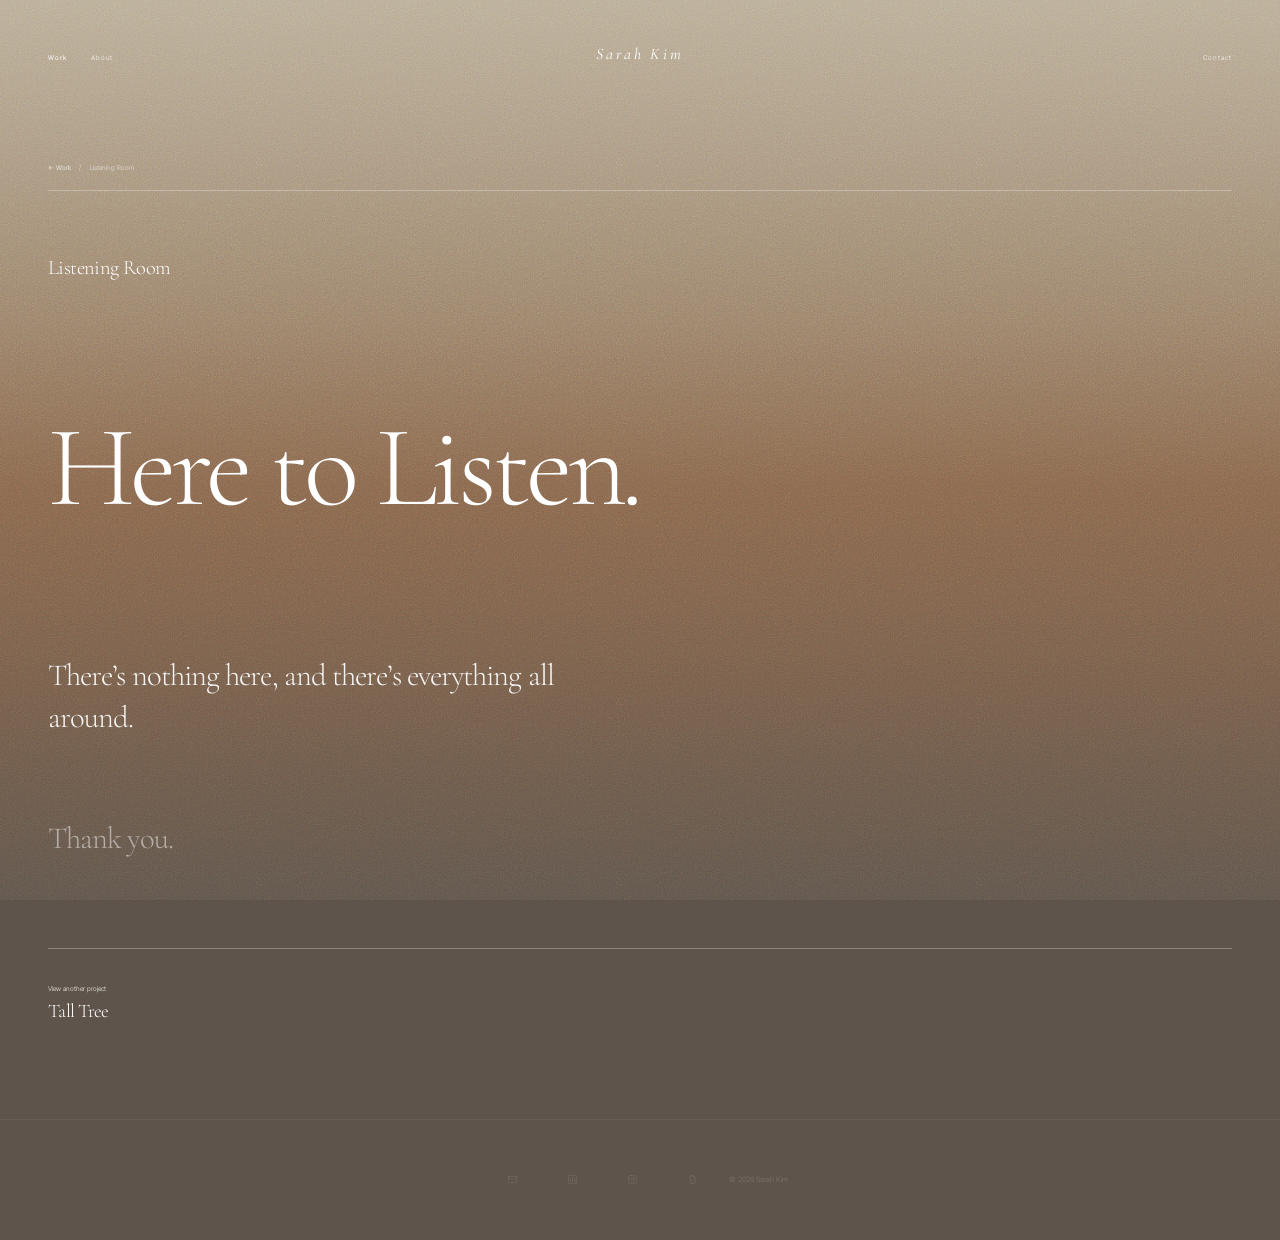
<file: listening-room.html>
<!DOCTYPE html>
<html lang="en">
<head>
  <meta charset="UTF-8">
  <meta name="viewport" content="width=device-width, initial-scale=1.0">
  <meta name="description" content="Listening Room — a project by Sarah Kim.">
  <title>Listening Room | Sarah Kim</title>
  <link rel="preconnect" href="https://fonts.googleapis.com">
  <link rel="preconnect" href="https://fonts.gstatic.com" crossorigin>
  <link rel="stylesheet" href="https://fonts.googleapis.com/css2?family=Cormorant+Garamond:ital,wght@0,300;0,400;1,300;1,400&family=Inter+Tight:wght@400;500&display=swap">
  <link rel="stylesheet" href="style.css?v=2026-11-06-thanks">
</head>
<body class="page-mocha" data-nav-active="work">
  <div class="layout-wrapper layout-wrapper--showcase">

    <header class="site-header">
      <div data-site-nav></div>
    </header>

    <main class="site-main site-main--showcase">
      <div class="showcase-layout" id="listening-room-content">

        <header class="case-hero">
          <div class="case-hero__top">
            <p class="case-hero__back">
              <a href="index.html#work" class="text-link">← Work</a>
              <span class="case-hero__crumb-sep" aria-hidden="true">/</span>
              <span class="case-hero__crumb">Listening Room</span>
            </p>
          </div>

          <div class="case-hero__text">
            <h1 class="case-hero__title">Listening Room</h1>
            <p class="listening-room__listen">Here to Listen.</p>
            <p class="listening-room__line">There&rsquo;s nothing here, and there&rsquo;s everything all around.</p>
            <p class="listening-room__line listening-room__thanks">Thank you.</p>
          </div>
        </header>

        <nav class="case-next" aria-label="View another project">
          <a class="case-next__link" href="tall-tree.html">
            <span class="case-next__label">View another project</span>
            <span class="case-next__title">Tall Tree</span>
          </a>
        </nav>

      </div>
    </main>

    <footer class="site-footer">
      <div class="layout-container site-footer__inner">
        <div data-footer-contacts></div>
        <p class="site-footer__copy">&copy; 2026 Sarah Kim</p>
      </div>
    </footer>

  </div>
  <script src="js/site-root.js"></script>
  <script src="js/nav.js?v=2026-11-05-worknav"></script>
  <script src="js/footer-contacts.js?v=2026-11-04-resume"></script>
  <script src="js/scroll-focus.js?v=2026-11-05-focus2"></script>
</body>
</html>
</file>
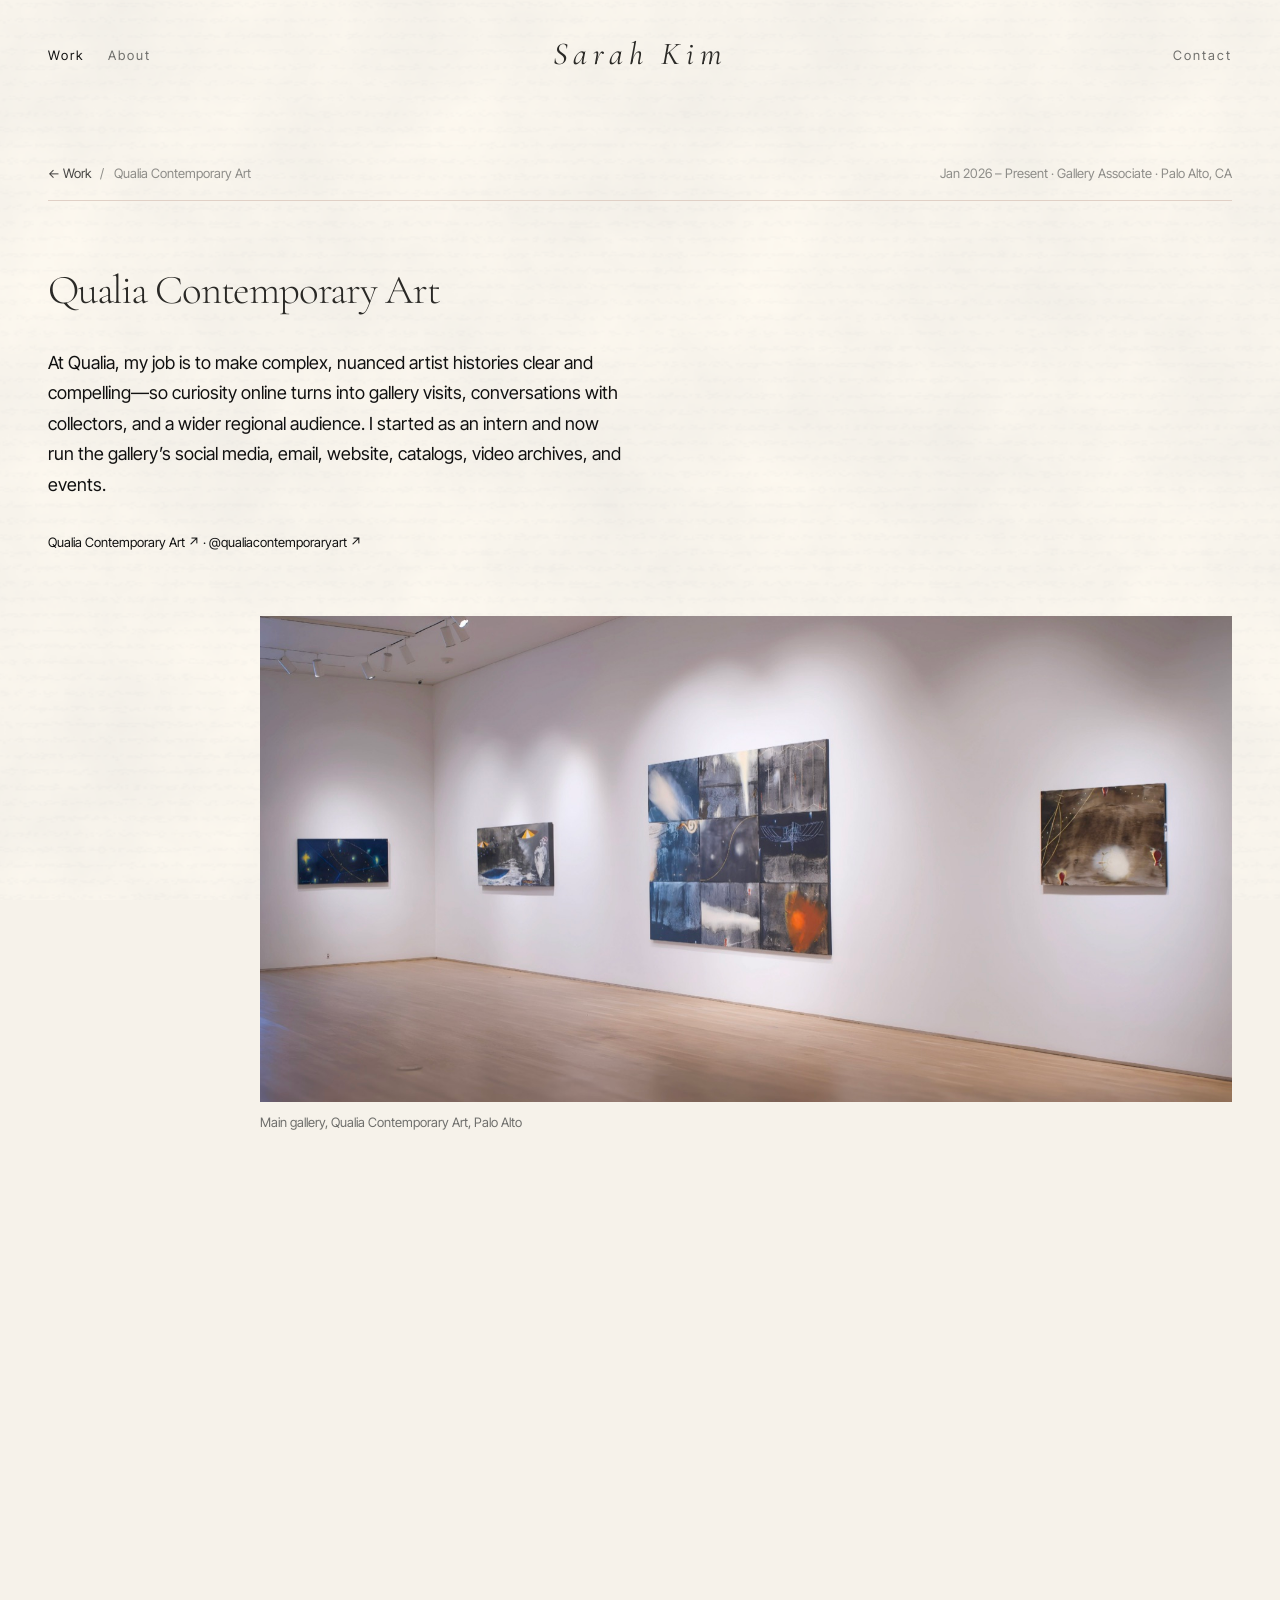
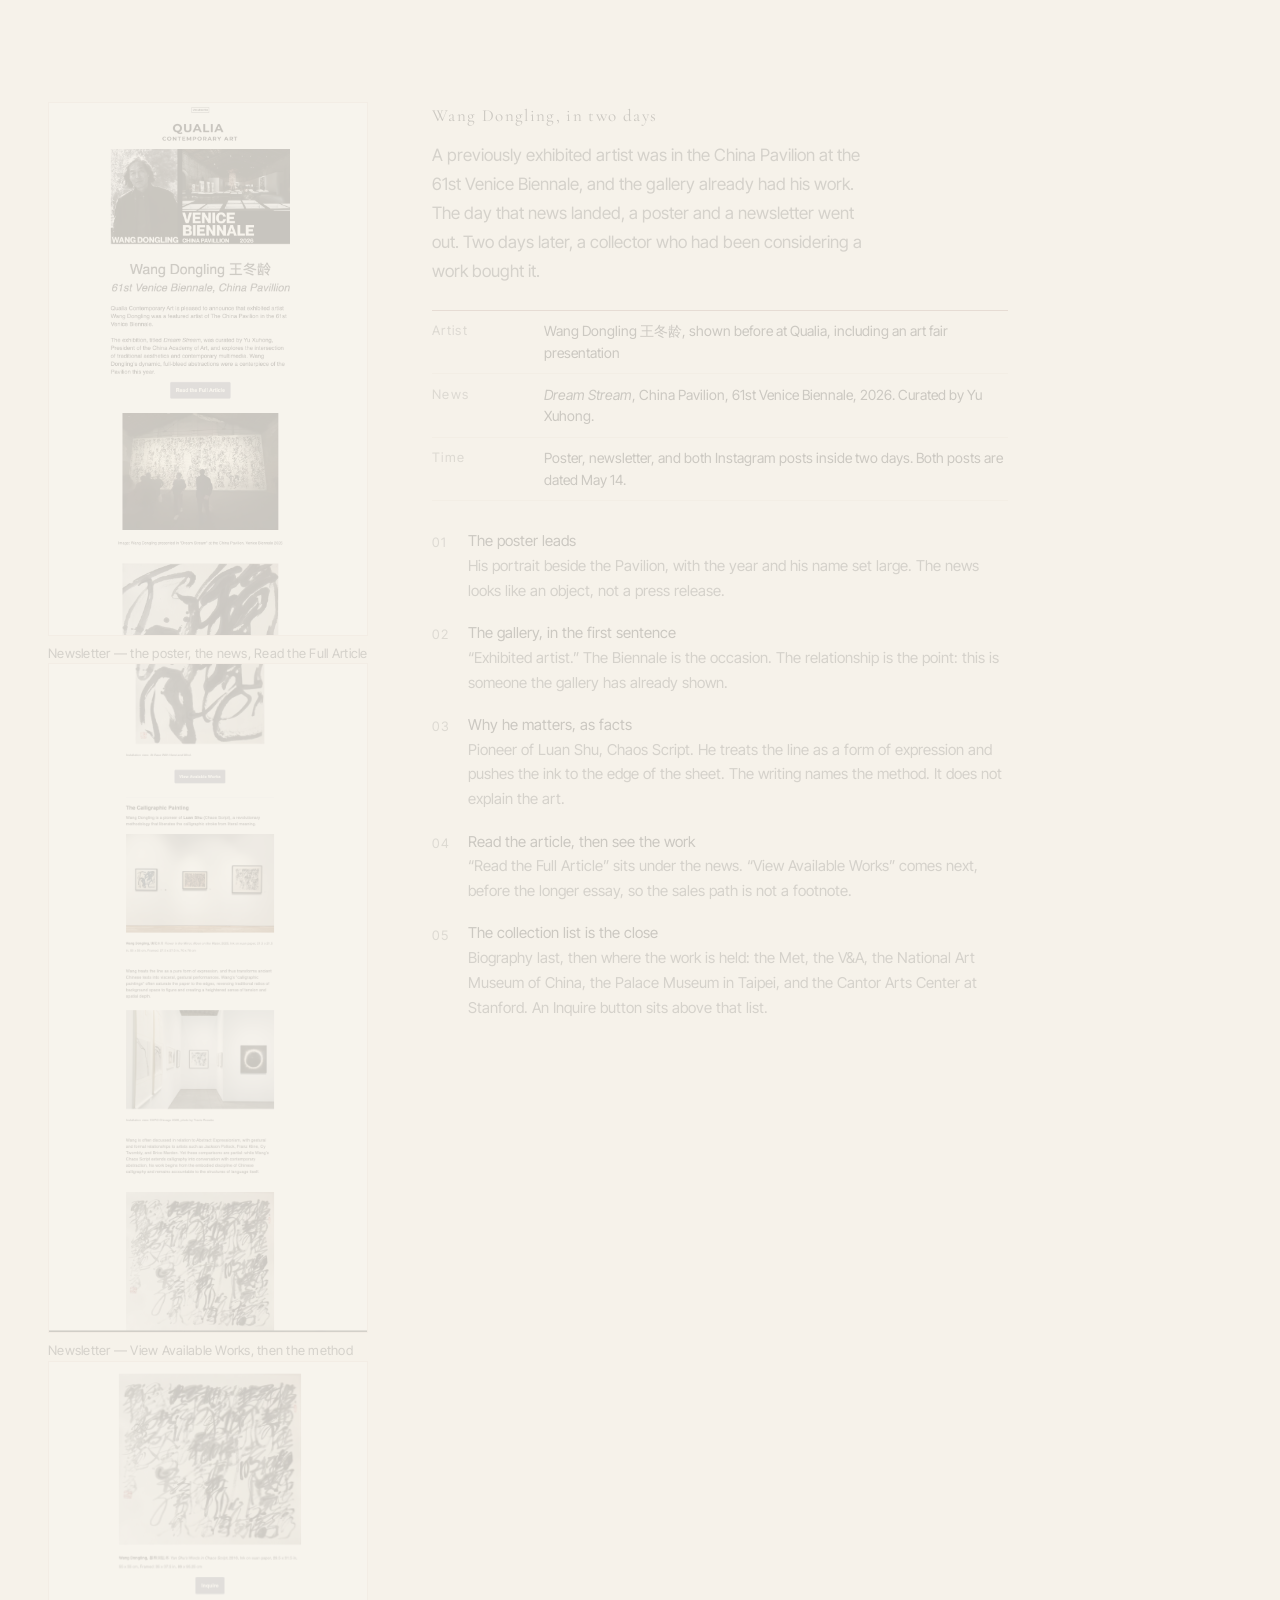
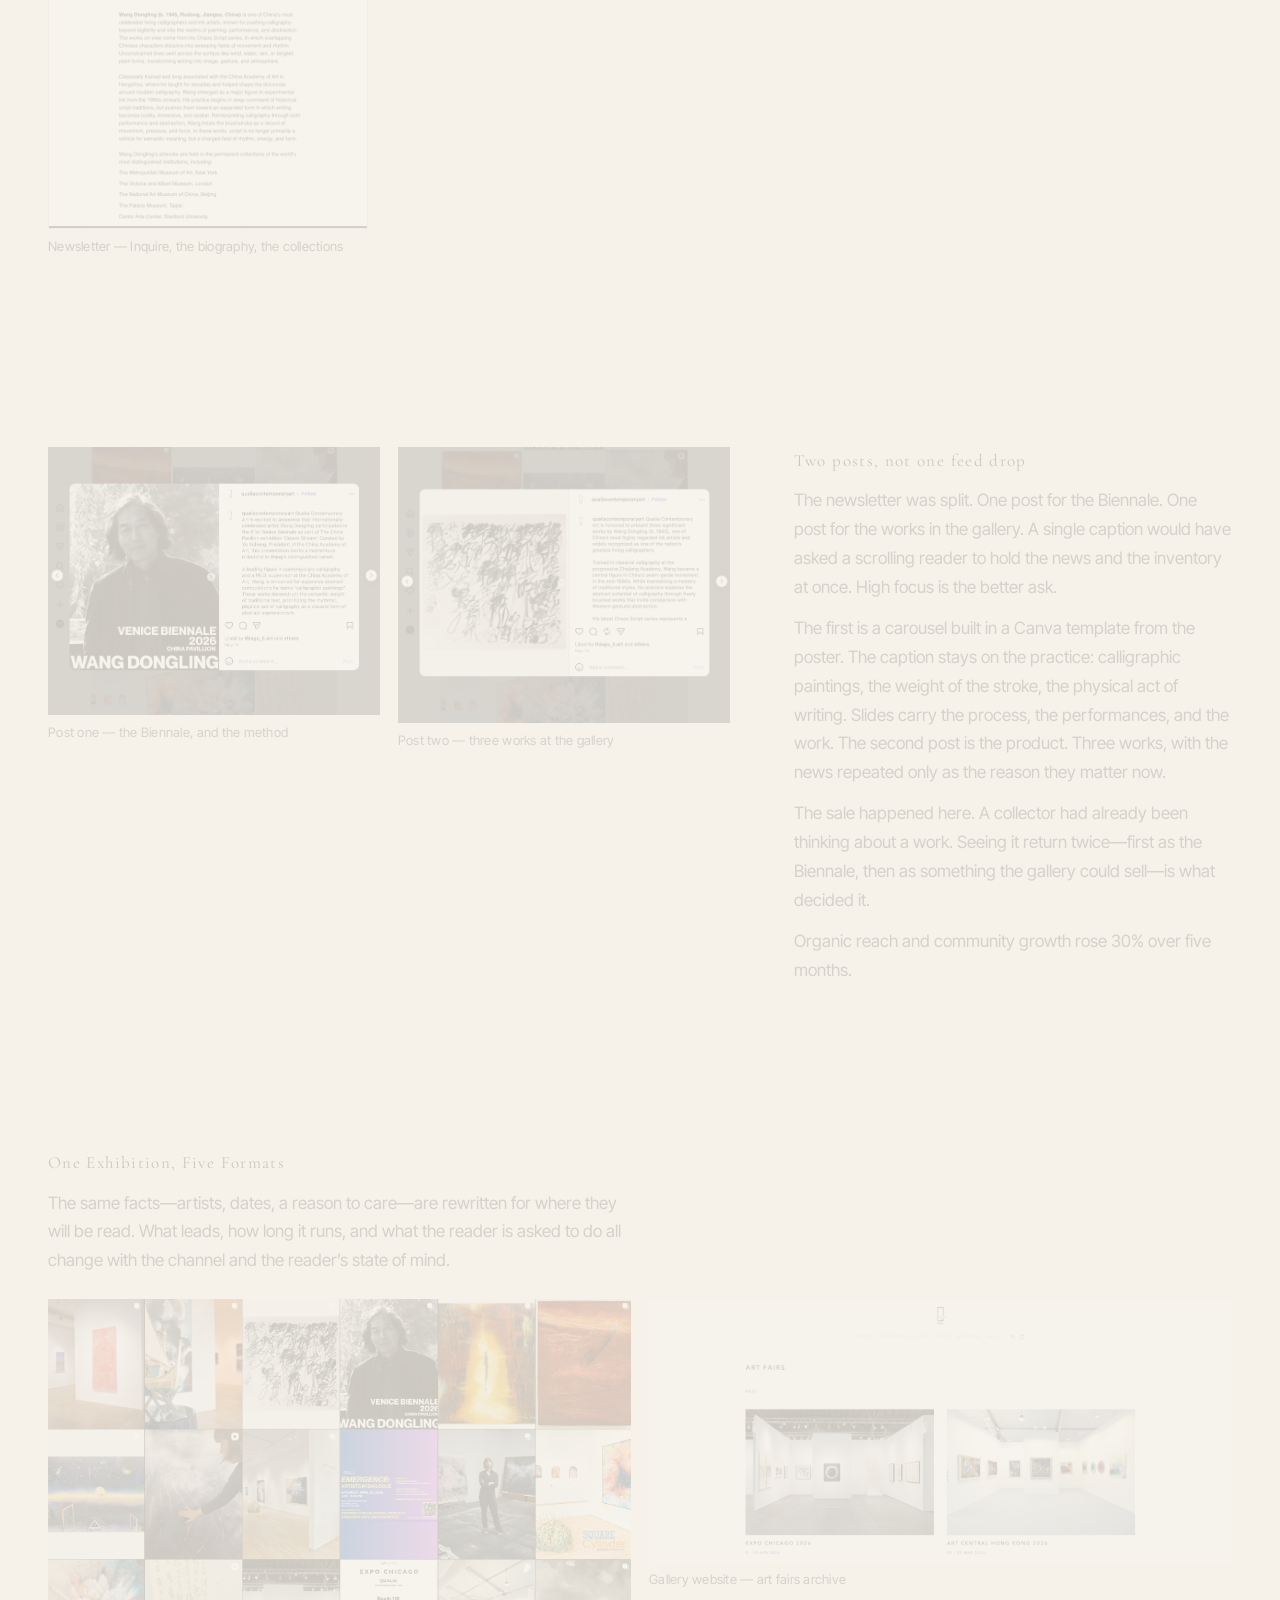
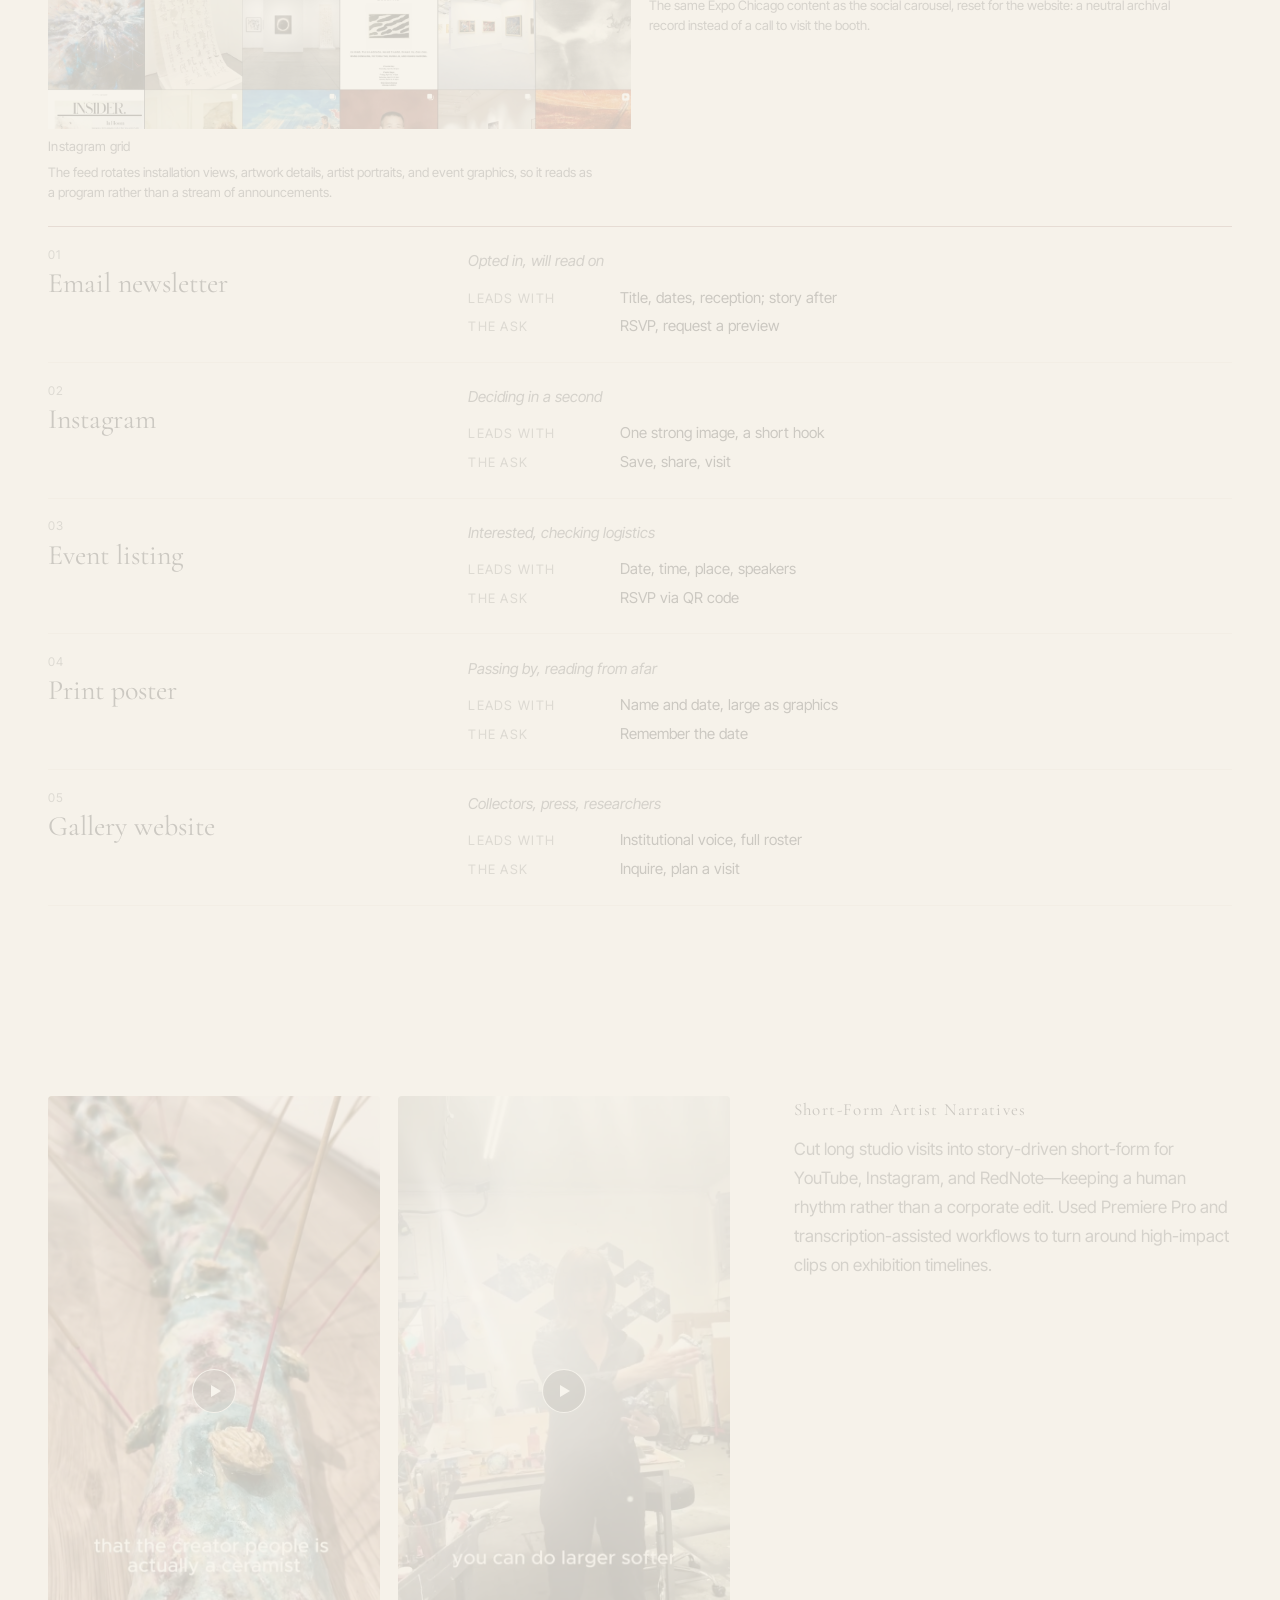
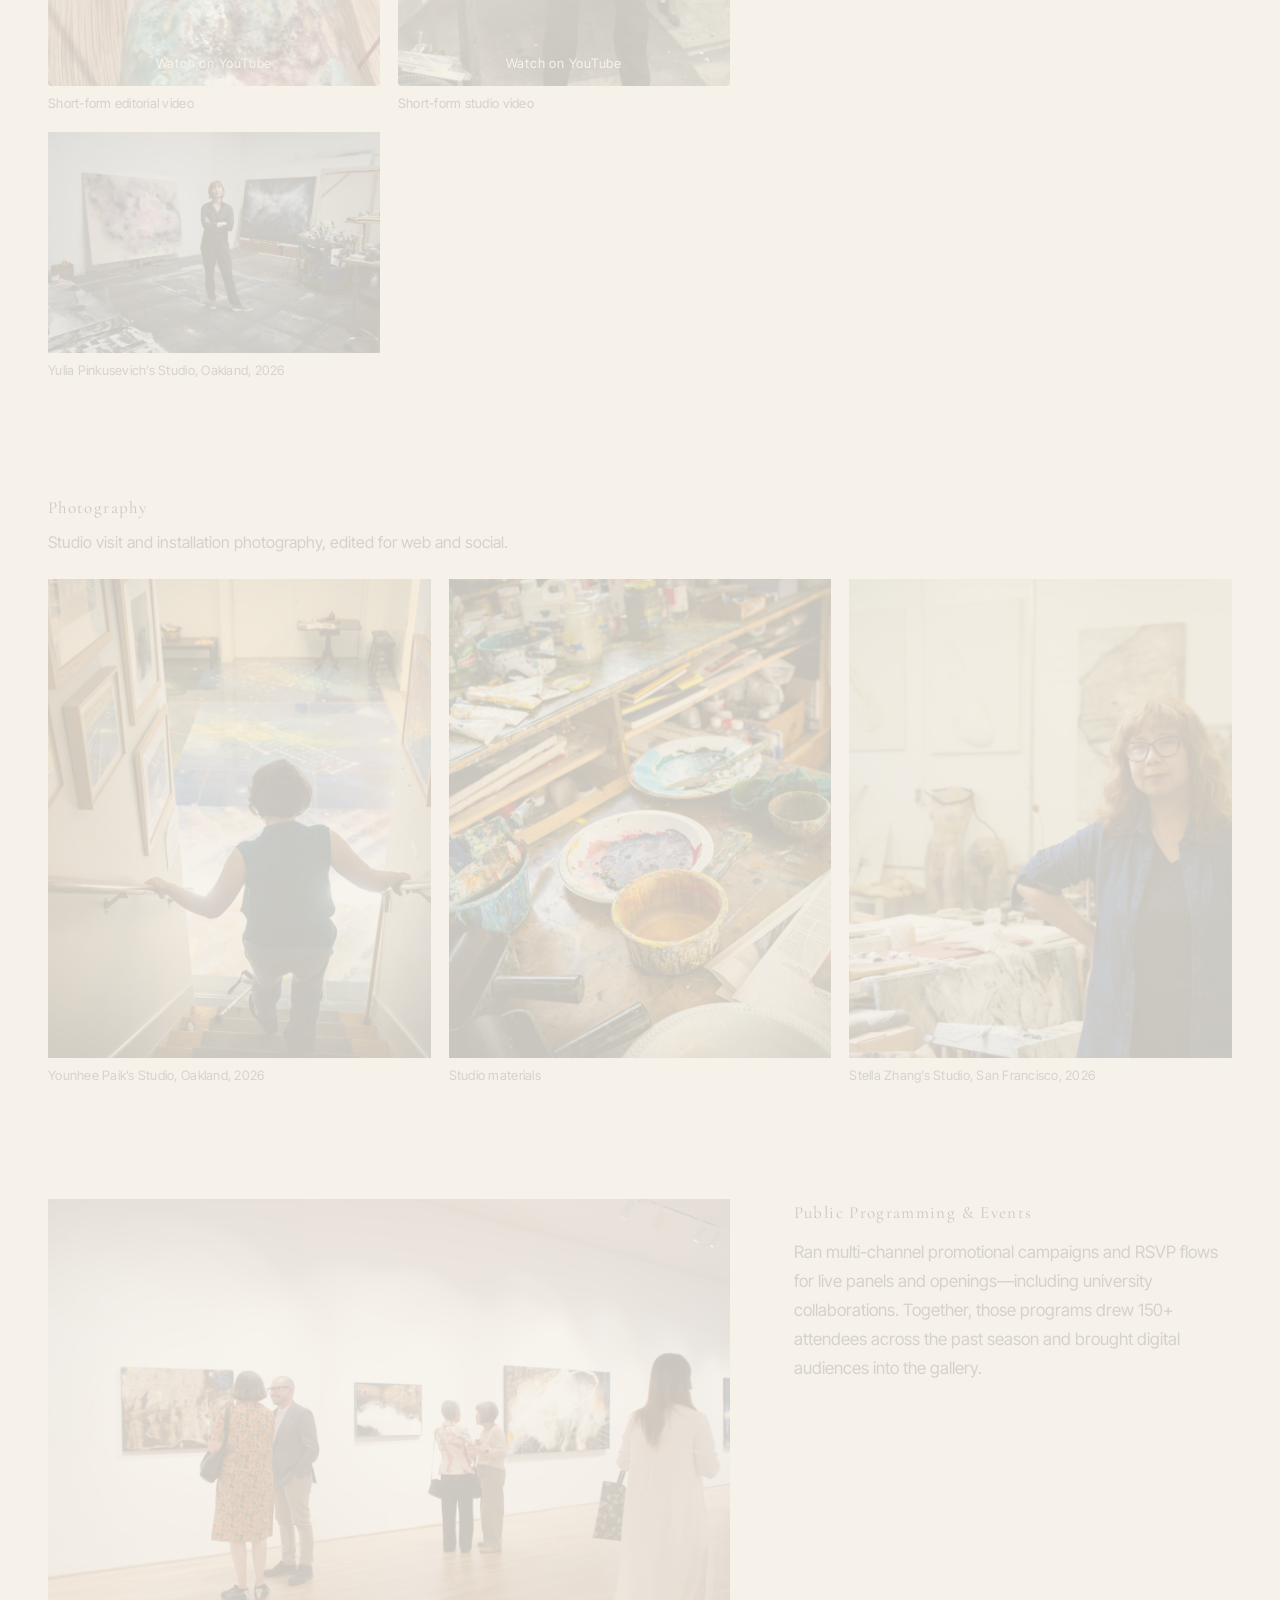
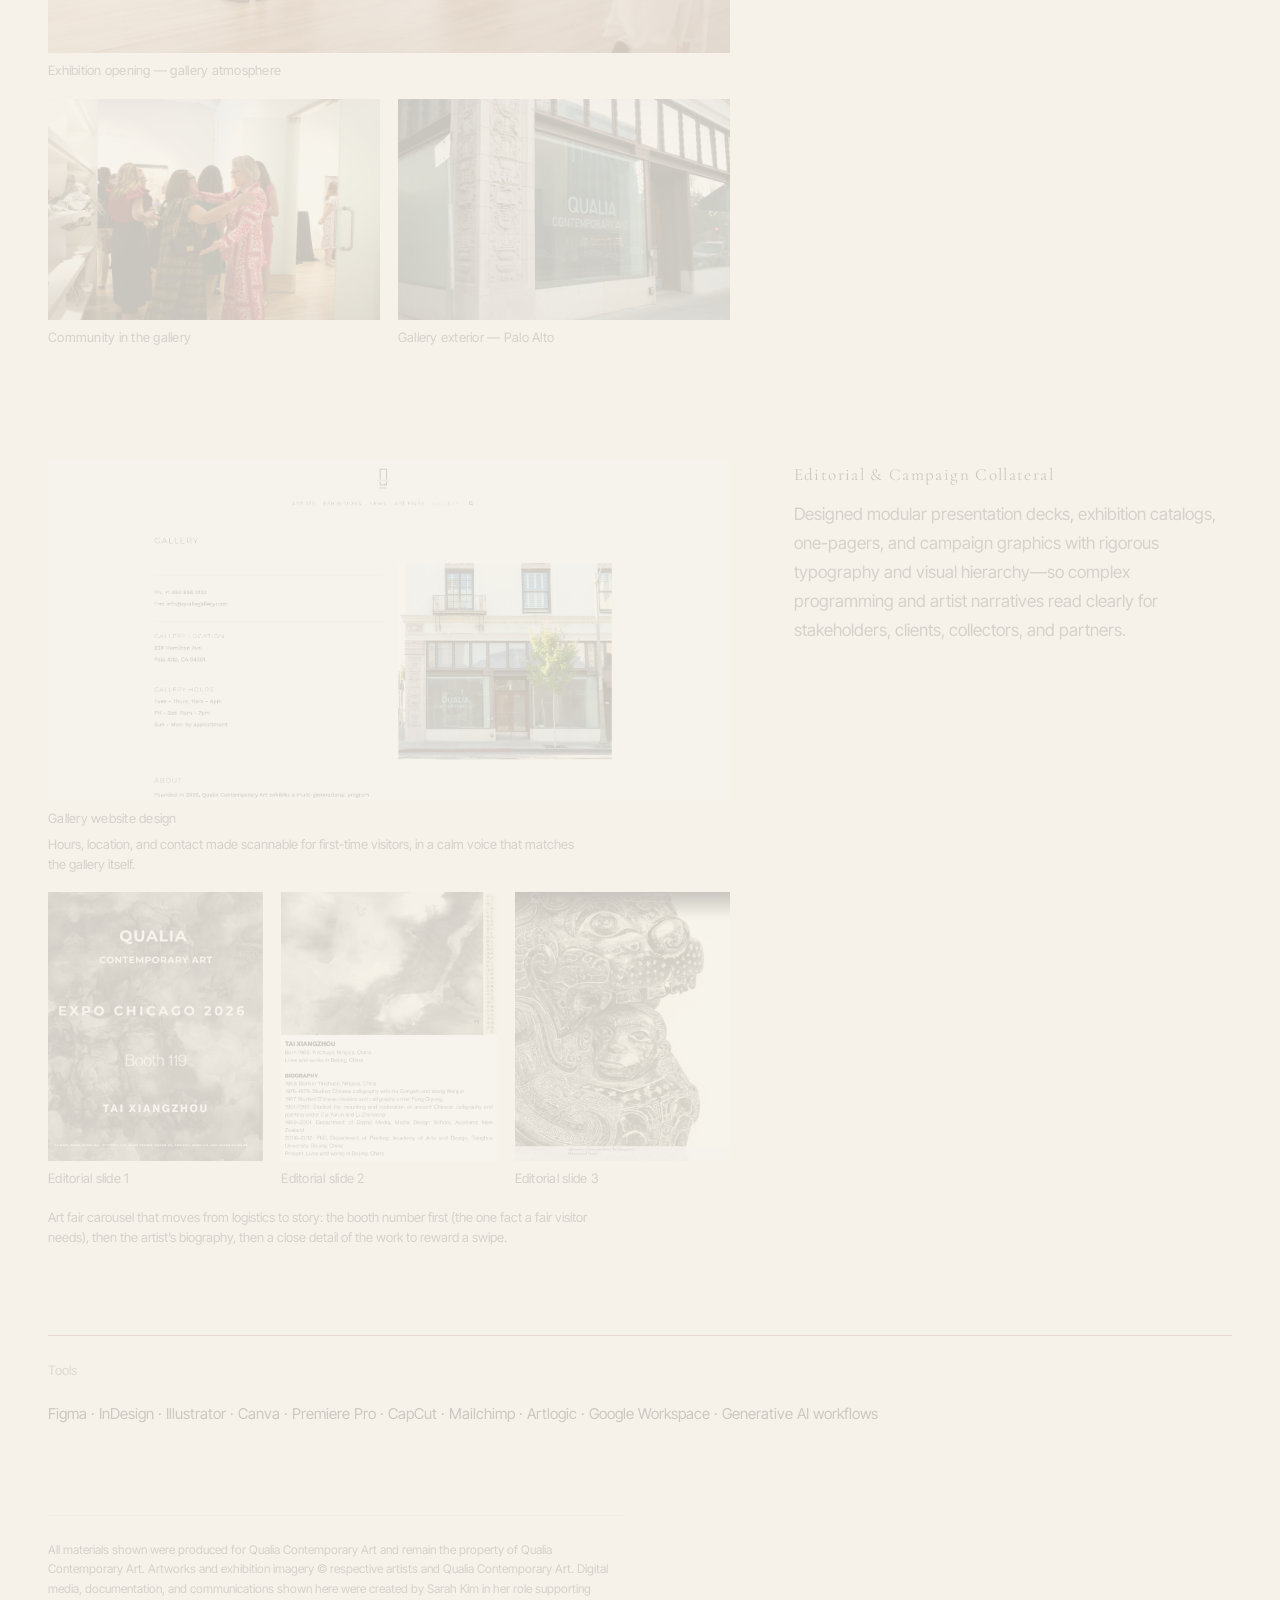
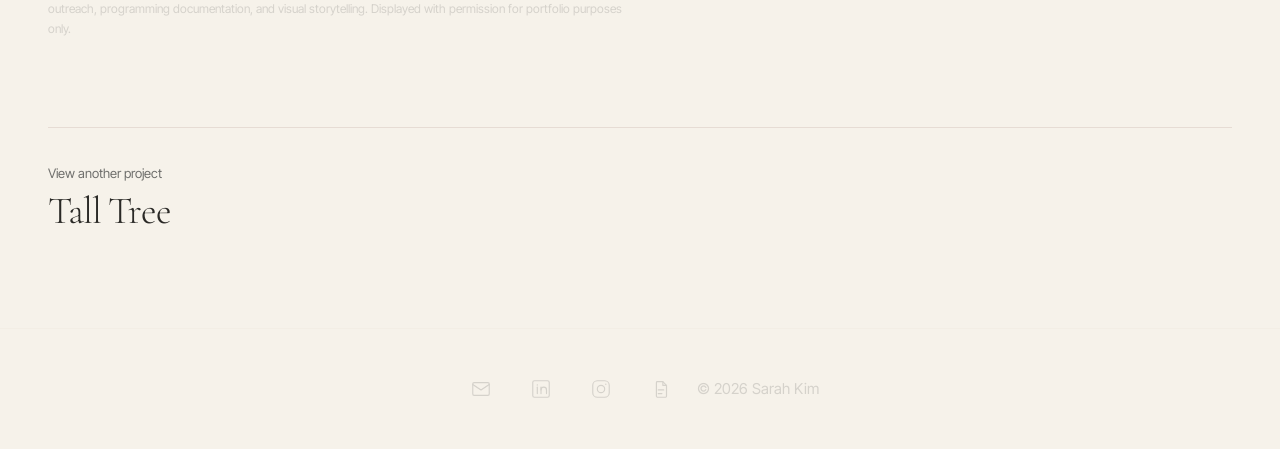
<file: qualia-digital-archive.html>
<!DOCTYPE html>
<html lang="en">
<head>
  <meta charset="UTF-8">
  <meta name="viewport" content="width=device-width, initial-scale=1.0">
  <meta name="referrer" content="strict-origin-when-cross-origin">
  <meta name="description" content="Qualia Contemporary Art case study — a two-day Wang Dongling campaign, from a Venice Biennale feature to a sale, by Sarah Kim.">
  <title>Qualia Contemporary Art | Sarah Kim</title>
  <link rel="preconnect" href="https://fonts.googleapis.com">
  <link rel="preconnect" href="https://fonts.gstatic.com" crossorigin>
  <link rel="stylesheet" href="https://fonts.googleapis.com/css2?family=Cormorant+Garamond:ital,wght@0,300;0,400;1,300;1,400&family=Inter+Tight:ital,wght@0,400;0,500;1,400&display=swap">
  <link rel="stylesheet" href="style.css?v=2026-11-05-focus">
</head>
<body class="page-paper" data-nav-active="work">
  <div class="layout-wrapper layout-wrapper--showcase">

    <header class="site-header">
      <div data-site-nav></div>
    </header>

    <main class="site-main site-main--showcase">
      <div class="showcase-layout" id="qualia-content">

        <header class="case-hero">
          <div class="case-hero__top">
            <p class="case-hero__back">
              <a href="index.html#work" class="text-link">← Work</a>
              <span class="case-hero__crumb-sep" aria-hidden="true">/</span>
              <span class="case-hero__crumb">Qualia Contemporary Art</span>
            </p>
            <p class="case-hero__stamp">Jan 2026 – Present · Gallery Associate · Palo Alto, CA</p>
          </div>

          <div class="case-hero__text">
            <h1 class="case-hero__title">Qualia Contemporary Art</h1>
            <div class="case-context__intent">
              <p>At Qualia, my job is to make complex, nuanced artist histories clear and compelling&mdash;so curiosity online turns into gallery visits, conversations with collectors, and a wider regional audience. I started as an intern and now run the gallery&rsquo;s social media, email, website, catalogs, video archives, and events.</p>
            </div>
            <p class="case-hero__links">
              <a class="text-link" href="https://qualiagallery.com/" target="_blank" rel="noopener noreferrer">Qualia Contemporary Art <span aria-hidden="true">↗</span></a>
              <span aria-hidden="true">·</span>
              <a class="text-link" href="https://www.instagram.com/qualiacontemporaryart/" target="_blank" rel="noopener noreferrer">@qualiacontemporaryart <span aria-hidden="true">↗</span></a>
            </p>
          </div>
          <div class="case-hero__stage">
            <nav class="case-toc" aria-label="On this page">
              <p class="case-toc__label">On this page</p>
              <ul class="case-toc__list">
                <li><a href="#case-feature-heading">Wang Dongling, in two days</a></li>
                <li><a href="#pillar-wang-instagram">Two posts, not one feed drop</a></li>
                <li><a href="#case-channels-heading">One Exhibition, Five Formats</a></li>
                <li><a href="#pillar-video">Short-Form Artist Narratives</a></li>
                <li><a href="#case-docs-heading">Photography</a></li>
                <li><a href="#pillar-events">Public Programming &amp; Events</a></li>
                <li><a href="#pillar-collateral">Editorial &amp; Campaign Collateral</a></li>
              </ul>
            </nav>
            <figure class="case-hero__media">
              <img
                src="media/web/YounheeMainRoomPanel.jpg"
                alt="Main gallery room at Qualia Contemporary Art with paintings installed"
                width="1024"
                height="682"
                loading="eager"
              >
              <figcaption class="case-hero__media-caption">Main gallery, Qualia Contemporary Art, Palo Alto</figcaption>
            </figure>
          </div>
        </header>

        <section class="case-feature" aria-labelledby="case-feature-heading">
          <div class="case-feature__media">
            <figure>
              <img
                src="media/wangnews1.png"
                alt="Qualia newsletter for Wang Dongling. A poster pairs his portrait with the China Pavilion at the 61st Venice Biennale, 2026, then the headline, a short announcement, and a button that reads Read the Full Article."
                width="1024"
                height="1536"
                loading="lazy"
              >
              <figcaption class="showcase-caption">Newsletter — the poster, the news, Read the Full Article</figcaption>
            </figure>
            <figure>
              <img
                src="media/wangnews2.png"
                alt="The middle of the Wang Dongling newsletter: an installation view, a View Available Works button, then The Calligraphic Painting and works on the gallery wall."
                width="1024"
                height="1536"
                loading="lazy"
              >
              <figcaption class="showcase-caption">Newsletter — View Available Works, then the method</figcaption>
            </figure>
            <figure>
              <img
                src="media/wangnews3.png"
                alt="The close of the newsletter: a Chaos Script painting, an Inquire button, Wang Dongling’s biography, and a list of museum collections."
                width="1024"
                height="1536"
                loading="lazy"
              >
              <figcaption class="showcase-caption">Newsletter — Inquire, the biography, the collections</figcaption>
            </figure>
          </div>
          <div class="case-feature__copy">
            <h2 class="case-pillar__title" id="case-feature-heading">Wang Dongling, in two days</h2>
            <p class="case-pillar__text">A previously exhibited artist was in the China Pavilion at the 61st Venice Biennale, and the gallery already had his work. The day that news landed, a poster and a newsletter went out. Two days later, a collector who had been considering a work bought it.</p>
            <dl class="case-brief">
              <div class="case-brief__row">
                <dt>Artist</dt>
                <dd>Wang Dongling 王冬龄, shown before at Qualia, including an art fair presentation</dd>
              </div>
              <div class="case-brief__row">
                <dt>News</dt>
                <dd><em>Dream Stream</em>, China Pavilion, 61st Venice Biennale, 2026. Curated by Yu Xuhong.</dd>
              </div>
              <div class="case-brief__row">
                <dt>Time</dt>
                <dd>Poster, newsletter, and both Instagram posts inside two days. Both posts are dated May 14.</dd>
              </div>
            </dl>
            <ol class="case-moves">
              <li>
                <span class="case-moves__label">The poster leads</span>
                His portrait beside the Pavilion, with the year and his name set large. The news looks like an object, not a press release.
              </li>
              <li>
                <span class="case-moves__label">The gallery, in the first sentence</span>
                &ldquo;Exhibited artist.&rdquo; The Biennale is the occasion. The relationship is the point: this is someone the gallery has already shown.
              </li>
              <li>
                <span class="case-moves__label">Why he matters, as facts</span>
                Pioneer of Luan Shu, Chaos Script. He treats the line as a form of expression and pushes the ink to the edge of the sheet. The writing names the method. It does not explain the art.
              </li>
              <li>
                <span class="case-moves__label">Read the article, then see the work</span>
                &ldquo;Read the Full Article&rdquo; sits under the news. &ldquo;View Available Works&rdquo; comes next, before the longer essay, so the sales path is not a footnote.
              </li>
              <li>
                <span class="case-moves__label">The collection list is the close</span>
                Biography last, then where the work is held: the Met, the V&amp;A, the National Art Museum of China, the Palace Museum in Taipei, and the Cantor Arts Center at Stanford. An Inquire button sits above that list.
              </li>
            </ol>
          </div>
        </section>

        <section class="case-pillar case-pillar--reverse" aria-labelledby="pillar-wang-instagram">
          <div class="case-pillar__copy">
            <h2 class="case-pillar__title" id="pillar-wang-instagram">Two posts, not one feed drop</h2>
            <p class="case-pillar__text">The newsletter was split. One post for the Biennale. One post for the works in the gallery. A single caption would have asked a scrolling reader to hold the news and the inventory at once. High focus is the better ask.</p>
            <p class="case-pillar__text">The first is a carousel built in a Canva template from the poster. The caption stays on the practice: calligraphic paintings, the weight of the stroke, the physical act of writing. Slides carry the process, the performances, and the work. The second post is the product. Three works, with the news repeated only as the reason they matter now.</p>
            <p class="case-pillar__text">The sale happened here. A collector had already been thinking about a work. Seeing it return twice&mdash;first as the Biennale, then as something the gallery could sell&mdash;is what decided it.</p>
            <p class="case-pillar__text">Organic reach and community growth rose 30% over five months.</p>
          </div>
          <div class="case-pillar__media case-pillar__media--grid">
            <figure class="showcase-item">
              <a
                class="case-ig-link"
                href="https://www.instagram.com/p/DYVb6K9EiN0/?img_index=1"
                target="_blank"
                rel="noopener noreferrer"
              >
                <img src="media/wangig1.png" alt="Instagram carousel for Wang Dongling at the Venice Biennale. The first frame is his portrait with Venice Biennale 2026, China Pavilion, and his name. The caption is about his calligraphic paintings." width="1080" height="1350" loading="lazy">
                <span class="case-ig-link__cue" aria-hidden="true">Instagram</span>
              </a>
              <figcaption class="showcase-caption">Post one — the Biennale, and the method</figcaption>
            </figure>
            <figure class="showcase-item">
              <a
                class="case-ig-link"
                href="https://www.instagram.com/p/DYVcHU9Eous/?img_index=1"
                target="_blank"
                rel="noopener noreferrer"
              >
                <img src="media/wangig5.png" alt="Instagram post of a Wang Dongling ink painting. The caption says Qualia is honored to present three significant works by him." width="1080" height="1350" loading="lazy">
                <span class="case-ig-link__cue" aria-hidden="true">Instagram</span>
              </a>
              <figcaption class="showcase-caption">Post two — three works at the gallery</figcaption>
            </figure>
          </div>
        </section>

        <section class="case-channels" aria-labelledby="case-channels-heading">
          <div class="case-channels__header">
            <h2 class="case-pillar__title" id="case-channels-heading">One Exhibition, Five Formats</h2>
            <p class="case-pillar__text">The same facts&mdash;artists, dates, a reason to care&mdash;are rewritten for where they will be read. What leads, how long it runs, and what the reader is asked to do all change with the channel and the reader&rsquo;s state of mind.</p>
          </div>
          <div class="case-channels__media">
            <figure class="showcase-item">
              <a
                class="case-ig-link"
                href="https://www.instagram.com/qualiacontemporaryart/"
                target="_blank"
                rel="noopener noreferrer"
              >
                <img
                  src="media/web/IGGRID.jpg"
                  alt="Qualia Contemporary Art Instagram grid — installation views, artwork details, portraits, and event graphics"
                  loading="lazy"
                  width="2318"
                  height="1708"
                >
                <span class="case-ig-link__cue" aria-hidden="true">Instagram</span>
              </a>
              <figcaption class="showcase-caption">Instagram grid</figcaption>
              <p class="case-note">The feed rotates installation views, artwork details, artist portraits, and event graphics, so it reads as a program rather than a stream of announcements.</p>
            </figure>
            <figure class="showcase-item">
              <a
                class="case-ig-link"
                href="https://qualiagallery.com/"
                target="_blank"
                rel="noopener noreferrer"
              >
                <img
                  src="media/web/exponews.png"
                  alt="Gallery website art fairs page — Expo Chicago and Art Central Hong Kong"
                  loading="lazy"
                >
                <span class="case-ig-link__cue" aria-hidden="true">Website</span>
              </a>
              <figcaption class="showcase-caption">Gallery website — art fairs archive</figcaption>
              <p class="case-note">The same Expo Chicago content as the social carousel, reset for the website: a neutral archival record instead of a call to visit the booth.</p>
            </figure>
          </div>

          <ol class="case-channels__formats">
            <li class="case-channels__format">
              <div class="case-channels__format-id">
                <span class="case-channels__format-num">01</span>
                <p class="case-channels__format-name">Email newsletter</p>
              </div>
              <div class="case-channels__format-detail">
                <p class="case-channels__format-reader">Opted in, will read on</p>
                <dl class="case-channels__format-facts">
                  <div class="case-channels__format-pair">
                    <dt>Leads with</dt>
                    <dd>Title, dates, reception; story after</dd>
                  </div>
                  <div class="case-channels__format-pair">
                    <dt>The ask</dt>
                    <dd>RSVP, request a preview</dd>
                  </div>
                </dl>
              </div>
            </li>
            <li class="case-channels__format">
              <div class="case-channels__format-id">
                <span class="case-channels__format-num">02</span>
                <p class="case-channels__format-name">Instagram</p>
              </div>
              <div class="case-channels__format-detail">
                <p class="case-channels__format-reader">Deciding in a second</p>
                <dl class="case-channels__format-facts">
                  <div class="case-channels__format-pair">
                    <dt>Leads with</dt>
                    <dd>One strong image, a short hook</dd>
                  </div>
                  <div class="case-channels__format-pair">
                    <dt>The ask</dt>
                    <dd>Save, share, visit</dd>
                  </div>
                </dl>
              </div>
            </li>
            <li class="case-channels__format">
              <div class="case-channels__format-id">
                <span class="case-channels__format-num">03</span>
                <p class="case-channels__format-name">Event listing</p>
              </div>
              <div class="case-channels__format-detail">
                <p class="case-channels__format-reader">Interested, checking logistics</p>
                <dl class="case-channels__format-facts">
                  <div class="case-channels__format-pair">
                    <dt>Leads with</dt>
                    <dd>Date, time, place, speakers</dd>
                  </div>
                  <div class="case-channels__format-pair">
                    <dt>The ask</dt>
                    <dd>RSVP via QR code</dd>
                  </div>
                </dl>
              </div>
            </li>
            <li class="case-channels__format">
              <div class="case-channels__format-id">
                <span class="case-channels__format-num">04</span>
                <p class="case-channels__format-name">Print poster</p>
              </div>
              <div class="case-channels__format-detail">
                <p class="case-channels__format-reader">Passing by, reading from afar</p>
                <dl class="case-channels__format-facts">
                  <div class="case-channels__format-pair">
                    <dt>Leads with</dt>
                    <dd>Name and date, large as graphics</dd>
                  </div>
                  <div class="case-channels__format-pair">
                    <dt>The ask</dt>
                    <dd>Remember the date</dd>
                  </div>
                </dl>
              </div>
            </li>
            <li class="case-channels__format">
              <div class="case-channels__format-id">
                <span class="case-channels__format-num">05</span>
                <p class="case-channels__format-name">Gallery website</p>
              </div>
              <div class="case-channels__format-detail">
                <p class="case-channels__format-reader">Collectors, press, researchers</p>
                <dl class="case-channels__format-facts">
                  <div class="case-channels__format-pair">
                    <dt>Leads with</dt>
                    <dd>Institutional voice, full roster</dd>
                  </div>
                  <div class="case-channels__format-pair">
                    <dt>The ask</dt>
                    <dd>Inquire, plan a visit</dd>
                  </div>
                </dl>
              </div>
            </li>
          </ol>
        </section>


        <section class="case-pillar case-pillar--reverse" aria-labelledby="pillar-video">
          <div class="case-pillar__copy">
            <h2 class="case-pillar__title" id="pillar-video">Short-Form Artist Narratives</h2>
            <p class="case-pillar__text">Cut long studio visits into story-driven short-form for YouTube, Instagram, and RedNote&mdash;keeping a human rhythm rather than a corporate edit. Used Premiere Pro and transcription-assisted workflows to turn around high-impact clips on exhibition timelines.</p>
          </div>
          <div class="case-pillar__media case-pillar__media--video">
            <figure class="showcase-item showcase-item--portrait-media">
              <a
                href="https://www.youtube.com/shorts/p-BqJiDIjsc"
                class="showcase-embed showcase-embed--poster"
                target="_blank"
                rel="noopener noreferrer"
              >
                <img
                  src="media/web/qualia-short-editorial.jpg"
                  alt="Qualia Contemporary Art — short-form editorial video"
                  class="showcase-embed__thumbnail"
                  loading="lazy"
                  width="720"
                  height="1280"
                >
                <span class="showcase-embed__play" aria-hidden="true"></span>
                <span class="showcase-embed__label">Watch on YouTube</span>
              </a>
              <figcaption class="showcase-caption">Short-form editorial video</figcaption>
            </figure>
            <figure class="showcase-item showcase-item--portrait-media">
              <a
                href="https://www.youtube.com/shorts/6Yxw6Y890nY"
                class="showcase-embed showcase-embed--poster"
                target="_blank"
                rel="noopener noreferrer"
              >
                <img
                  src="media/web/qualia-short-studio.jpg"
                  alt="Qualia Contemporary Art — short-form studio video"
                  class="showcase-embed__thumbnail"
                  loading="lazy"
                  width="720"
                  height="1280"
                >
                <span class="showcase-embed__play" aria-hidden="true"></span>
                <span class="showcase-embed__label">Watch on YouTube</span>
              </a>
              <figcaption class="showcase-caption">Short-form studio video</figcaption>
            </figure>
            <figure class="showcase-item">
              <a
                class="case-ig-link"
                href="https://www.instagram.com/p/DXNJRaCkl0x/?img_index=1"
                target="_blank"
                rel="noopener noreferrer"
              >
                <img
                  src="media/web/yuliastudio2.jpg"
                  alt="Yulia Pinkusevich’s Studio, Oakland, 2026"
                  loading="lazy"
                >
                <span class="case-ig-link__cue case-ig-link__cue--sentence" aria-hidden="true">View full post on Instagram</span>
              </a>
              <figcaption class="showcase-caption">Yulia Pinkusevich’s Studio, Oakland, 2026</figcaption>
            </figure>
          </div>
        </section>

        <section class="case-docs" aria-labelledby="case-docs-heading">
          <div class="case-docs__header">
            <h2 class="case-docs__title" id="case-docs-heading">Photography</h2>
            <p class="case-docs__lede">Studio visit and installation photography, edited for web and social.</p>
          </div>
          <div class="case-docs__grid">
            <figure class="showcase-item">
              <a
                class="case-ig-link"
                href="https://www.instagram.com/p/DZqaQ0zkrjt/?img_index=1"
                target="_blank"
                rel="noopener noreferrer"
              >
                <img src="media/web/Younheestairs.jpg" alt="Younhee Paik’s Studio, Oakland, 2026" loading="lazy">
                <span class="case-ig-link__cue case-ig-link__cue--sentence" aria-hidden="true">View full post on Instagram</span>
              </a>
              <figcaption class="showcase-caption">Younhee Paik’s Studio, Oakland, 2026</figcaption>
            </figure>
            <figure class="showcase-item">
              <img src="media/web/younheeartsupplies.jpg" alt="Art supplies arranged in the studio" loading="lazy">
              <figcaption class="showcase-caption">Studio materials</figcaption>
            </figure>
            <figure class="showcase-item">
              <a
                class="case-ig-link"
                href="https://www.instagram.com/p/DWVCAnrCQhK/?img_index=13"
                target="_blank"
                rel="noopener noreferrer"
              >
                <img src="media/web/stellastudio.jpg" alt="Stella Zhang’s Studio, San Francisco, 2026" loading="lazy">
                <span class="case-ig-link__cue case-ig-link__cue--sentence" aria-hidden="true">View full post on Instagram</span>
              </a>
              <figcaption class="showcase-caption">Stella Zhang’s Studio, San Francisco, 2026</figcaption>
            </figure>
          </div>
        </section>

        <section class="case-pillar case-pillar--reverse" aria-labelledby="pillar-events">
          <div class="case-pillar__copy">
            <h2 class="case-pillar__title" id="pillar-events">Public Programming &amp; Events</h2>
            <p class="case-pillar__text">Ran multi-channel promotional campaigns and RSVP flows for live panels and openings—including university collaborations. Together, those programs drew 150+ attendees across the past season and brought digital audiences into the gallery.</p>
          </div>
          <div class="case-pillar__media case-pillar__media--events">
            <figure class="showcase-item showcase-item--span-2">
              <a
                class="case-ig-link"
                href="https://www.instagram.com/p/DYkRyOzkgeI/?img_index=1"
                target="_blank"
                rel="noopener noreferrer"
              >
                <img
                  src="media/web/younheeopening.jpg"
                  alt="Exhibition opening — guests and gallery atmosphere"
                  loading="lazy"
                >
                <span class="case-ig-link__cue case-ig-link__cue--sentence" aria-hidden="true">View full post on Instagram</span>
              </a>
              <figcaption class="showcase-caption">Exhibition opening — gallery atmosphere</figcaption>
            </figure>
            <figure class="showcase-item">
              <img
                src="media/web/backgalleryhugs2.jpg"
                alt="Human connection — embrace between gallery visitors"
                loading="lazy"
              >
              <figcaption class="showcase-caption">Community in the gallery</figcaption>
            </figure>
            <figure class="showcase-item">
              <img
                src="media/web/qualiaoutside.jpg"
                alt="Qualia Contemporary Art — exterior establishing view"
                loading="lazy"
              >
              <figcaption class="showcase-caption">Gallery exterior — Palo Alto</figcaption>
            </figure>
          </div>
        </section>

        <section class="case-pillar case-pillar--reverse" aria-labelledby="pillar-collateral">
          <div class="case-pillar__copy">
            <h2 class="case-pillar__title" id="pillar-collateral">Editorial &amp; Campaign Collateral</h2>
            <p class="case-pillar__text">Designed modular presentation decks, exhibition catalogs, one-pagers, and campaign graphics with rigorous typography and visual hierarchy&mdash;so complex programming and artist narratives read clearly for stakeholders, clients, collectors, and partners.</p>
          </div>
          <div class="case-pillar__media case-pillar__media--grid">
            <figure class="showcase-item showcase-item--span-2">
              <img
                src="media/web/qualiaabout.png"
                alt="Qualia Contemporary Art — gallery website design"
                loading="lazy"
                width="3354"
                height="1674"
              >
              <figcaption class="showcase-caption">Gallery website design</figcaption>
              <p class="case-note">Hours, location, and contact made scannable for first-time visitors, in a calm voice that matches the gallery itself.</p>
            </figure>
            <div class="showcase-row case-pillar__slides">
              <figure class="showcase-item showcase-item--portrait-media">
                <img src="media/web/TAI.png" alt="Editorial social post — slide 1" loading="lazy" width="1080" height="1350">
                <figcaption class="showcase-caption">Editorial slide 1</figcaption>
              </figure>
              <figure class="showcase-item showcase-item--portrait-media">
                <img src="media/web/TAI2.png" alt="Editorial social post — slide 2" loading="lazy" width="1080" height="1350">
                <figcaption class="showcase-caption">Editorial slide 2</figcaption>
              </figure>
              <figure class="showcase-item showcase-item--portrait-media">
                <img src="media/web/TAI3.png" alt="Editorial social post — slide 3" loading="lazy" width="1080" height="1350">
                <figcaption class="showcase-caption">Editorial slide 3</figcaption>
              </figure>
            </div>
            <p class="case-note case-note--row">Art fair carousel that moves from logistics to story: the booth number first (the one fact a fair visitor needs), then the artist&rsquo;s biography, then a close detail of the work to reward a swipe.</p>
          </div>
        </section>

        <section class="case-tools" aria-labelledby="case-tools-heading">
          <p class="case-tools__heading">Tools</p>
          <p class="case-tools__line">Figma · InDesign · Illustrator · Canva · Premiere Pro · CapCut · Mailchimp · Artlogic · Google Workspace · Generative AI workflows</p>
        </section>

        <p class="portfolio-credit portfolio-credit--footer">All materials shown were produced for Qualia Contemporary Art and remain the property of Qualia Contemporary Art. Artworks and exhibition imagery &copy; respective artists and Qualia Contemporary Art. Digital media, documentation, and communications shown here were created by Sarah Kim in her role supporting outreach, programming documentation, and visual storytelling. Displayed with permission for portfolio purposes only.</p>

        <nav class="case-next" aria-label="View another project">
          <a class="case-next__link" href="tall-tree.html">
            <span class="case-next__label">View another project</span>
            <span class="case-next__title">Tall Tree</span>
          </a>
        </nav>

      </div>
    </main>

    <footer class="site-footer">
      <div class="layout-container site-footer__inner">
        <div data-footer-contacts></div>
        <p class="site-footer__copy">&copy; 2026 Sarah Kim</p>
      </div>
    </footer>

  </div>
  <script src="js/site-root.js"></script>
  <script src="js/nav.js?v=2026-11-05-worknav"></script>
  <script src="js/footer-contacts.js?v=2026-11-04-resume"></script>
  <script src="js/qualia-toc.js?v=2026-11-05-hold"></script>
  <script src="js/scroll-focus.js?v=2026-11-05-focus2"></script>
</body>
</html>
</file>
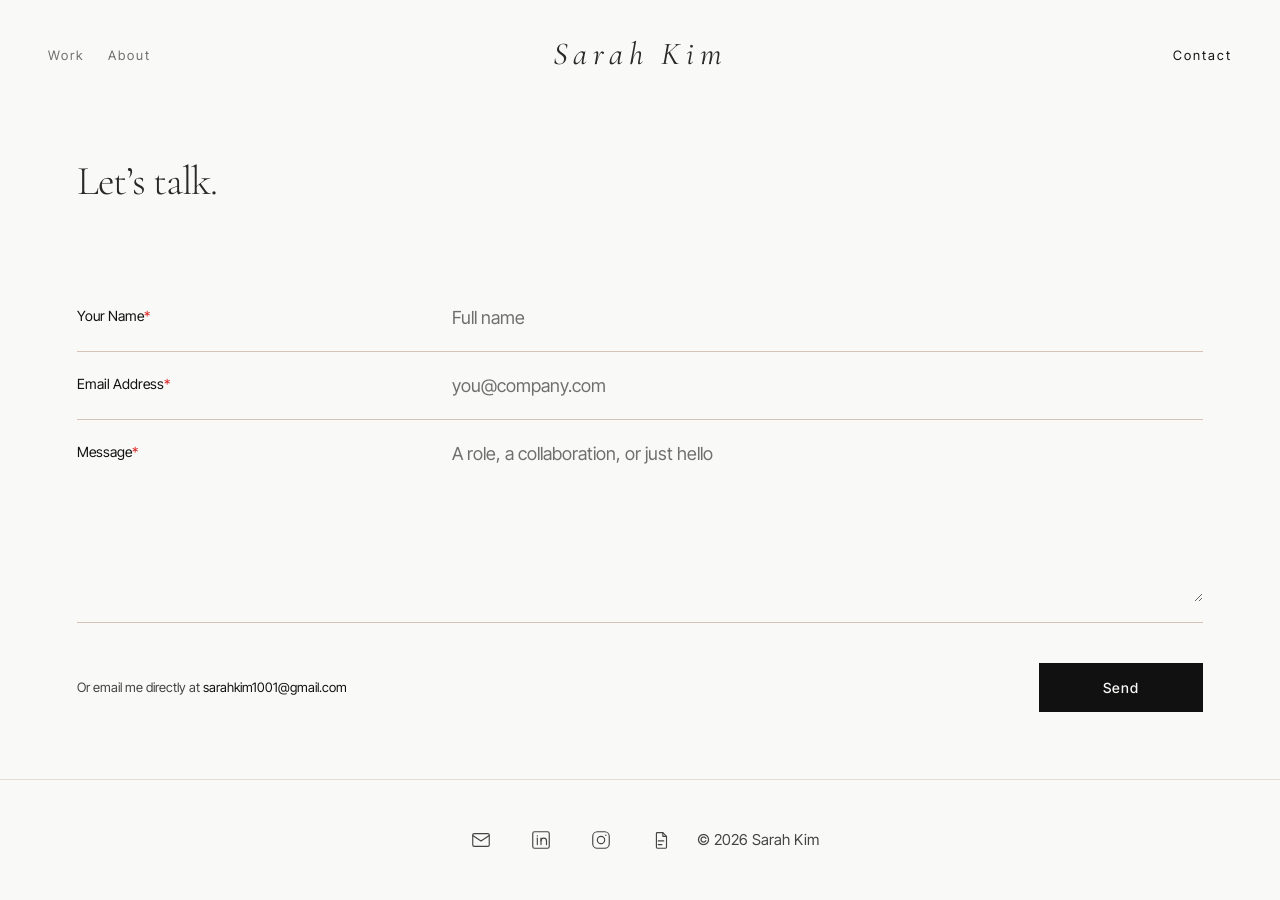
<file: start-a-project.html>
<!DOCTYPE html>
<html lang="en">
<head>
  <meta charset="UTF-8">
  <meta http-equiv="refresh" content="0; url=contact.html">
  <link rel="canonical" href="contact.html">
  <title>Redirecting…</title>
  <script>location.replace("contact.html");</script>
</head>
<body>
  <p><a href="contact.html">Continue to Contact</a></p>
</body>
</html>
</file>
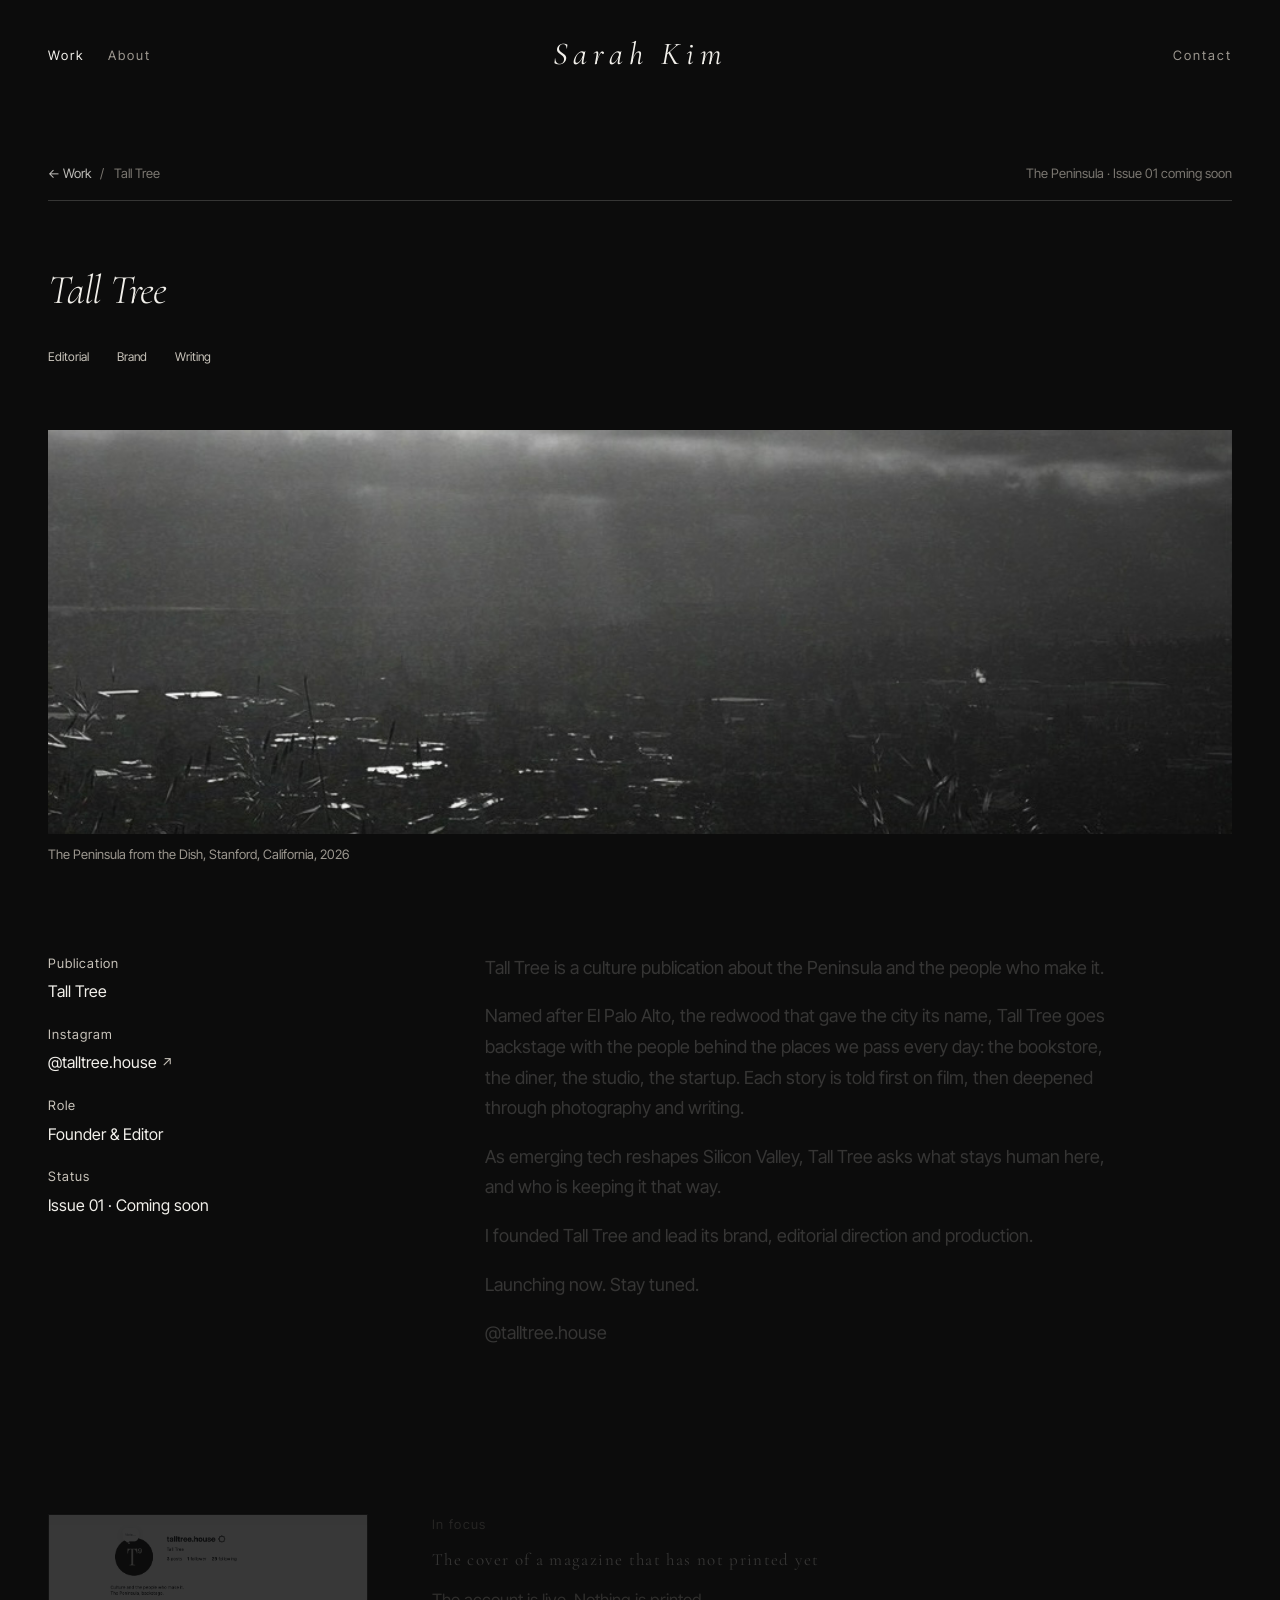
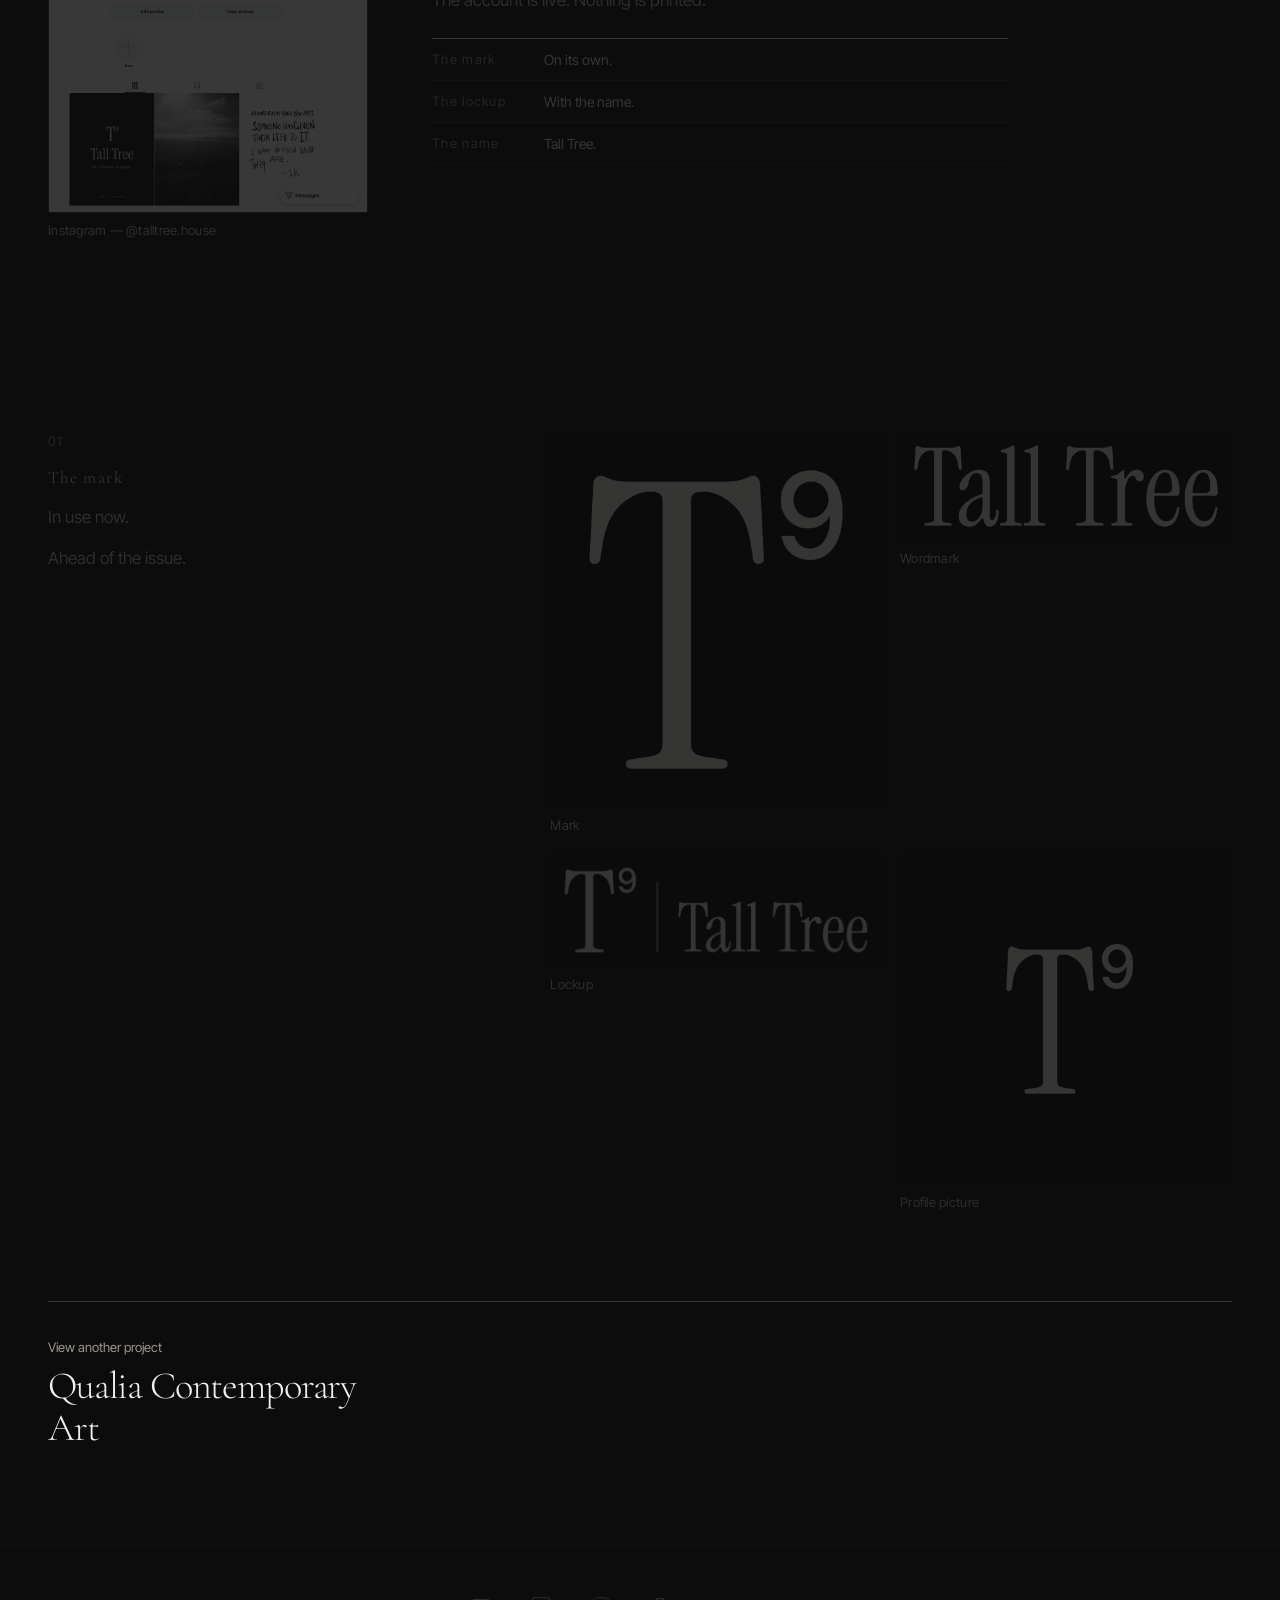
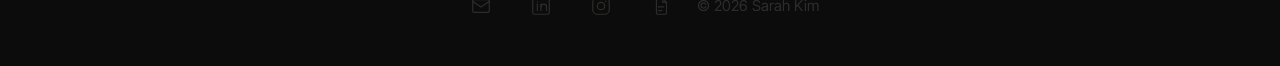
<file: tall-tree.html>
<!DOCTYPE html>
<html lang="en">
<head>
  <meta charset="UTF-8">
  <meta name="viewport" content="width=device-width, initial-scale=1.0">
  <meta name="description" content="Tall Tree — a Peninsula magazine. Brand, masthead, and the launch of Vol. 01, by Sarah Kim, founder and editor.">
  <title>Tall Tree | Sarah Kim</title>
  <link rel="preconnect" href="https://fonts.googleapis.com">
  <link rel="preconnect" href="https://fonts.gstatic.com" crossorigin>
  <link rel="stylesheet" href="https://fonts.googleapis.com/css2?family=Cormorant+Garamond:ital,wght@0,300;0,400;1,300;1,400&family=Inter+Tight:wght@400;500&display=swap">
  <link rel="stylesheet" href="style.css?v=2026-11-05-focus">
</head>
<body class="page-night" data-nav-active="work">
  <div class="layout-wrapper layout-wrapper--showcase">

    <header class="site-header">
      <div data-site-nav></div>
    </header>

    <main class="site-main site-main--showcase">
      <div class="showcase-layout" id="tall-tree-content">

        <header class="case-hero case-hero--publication">
          <div class="case-hero__top">
            <p class="case-hero__back">
              <a href="index.html#work" class="text-link">← Work</a>
              <span class="case-hero__crumb-sep" aria-hidden="true">/</span>
              <span class="case-hero__crumb">Tall Tree</span>
            </p>
            <p class="case-hero__stamp">The Peninsula · Issue 01 coming soon</p>
          </div>

          <div class="case-hero__text">
            <h1 class="case-hero__title">Tall Tree</h1>
            <ul class="case-hero__dek">
              <li>Editorial</li>
              <li>Brand</li>
              <li>Writing</li>
            </ul>
          </div>
          <figure class="case-hero__media case-hero__media--wide">
            <img
              src="media/peninsulaabove.jpg"
              alt="The Peninsula from the Dish, Stanford, California, 2026. Rain falls through a dark sky onto the valley."
              width="966"
              height="1208"
              loading="eager"
            >
            <figcaption class="case-hero__media-caption">The Peninsula from the Dish, Stanford, California, 2026</figcaption>
          </figure>
        </header>

        <section class="case-context" aria-labelledby="case-context-heading">
          <h2 class="visually-hidden" id="case-context-heading">Role and intent</h2>
          <dl class="case-context__meta">
            <div class="case-context__meta-item">
              <dt>Publication</dt>
              <dd>Tall Tree</dd>
            </div>
            <div class="case-context__meta-item">
              <dt>Instagram</dt>
              <dd>
                <a class="case-context__cite" href="https://www.instagram.com/talltree.house/" target="_blank" rel="noopener noreferrer">@talltree.house <span class="case-context__cite-arrow" aria-hidden="true">↗</span></a>
              </dd>
            </div>
            <div class="case-context__meta-item">
              <dt>Role</dt>
              <dd>Founder &amp; Editor</dd>
            </div>
            <div class="case-context__meta-item">
              <dt>Status</dt>
              <dd>Issue 01 · Coming soon</dd>
            </div>
          </dl>
          <div class="case-context__intent">
            <p>Tall Tree is a culture publication about the Peninsula and the people who make it.</p>
            <p>Named after El Palo Alto, the redwood that gave the city its name, Tall Tree goes backstage with the people behind the places we pass every day: the bookstore, the diner, the studio, the startup. Each story is told first on film, then deepened through photography and writing.</p>
            <p>As emerging tech reshapes Silicon Valley, Tall Tree asks what stays human here, and who is keeping it that way.</p>
            <p>I founded Tall Tree and lead its brand, editorial direction and production.</p>
            <p>Launching now. Stay tuned.</p>
            <p><a class="case-context__cite" href="https://www.instagram.com/talltree.house/" target="_blank" rel="noopener noreferrer">@talltree.house</a></p>
          </div>
        </section>

        <section class="case-feature" aria-labelledby="case-feature-heading">
          <figure class="case-feature__media">
            <img
              src="media/Tall-Tree-Brand-Kit-v2/talltreeigss.png"
              alt="Tall Tree Instagram profile. The picture is the T9 on black. The bio reads Culture and the people who make it. The Peninsula, backstage. The grid shows the launch post, a black-and-white landscape, and a handwritten note."
              width="1810"
              height="1694"
              loading="lazy"
            >
            <figcaption class="showcase-caption">Instagram — @talltree.house</figcaption>
          </figure>
          <div class="case-feature__copy">
            <p class="case-pillar__index">In focus</p>
            <h2 class="case-pillar__title" id="case-feature-heading">The cover of a magazine that has not printed yet</h2>
            <p class="case-pillar__text">The account is live. Nothing is printed.</p>
            <dl class="case-brief">
              <div class="case-brief__row">
                <dt>The mark</dt>
                <dd>On its own.</dd>
              </div>
              <div class="case-brief__row">
                <dt>The lockup</dt>
                <dd>With the name.</dd>
              </div>
              <div class="case-brief__row">
                <dt>The name</dt>
                <dd>Tall Tree.</dd>
              </div>
            </dl>
          </div>
        </section>

        <section class="case-pillar" aria-labelledby="pillar-identity">
          <div class="case-pillar__copy">
            <p class="case-pillar__index">01</p>
            <h2 class="case-pillar__title" id="pillar-identity">The mark</h2>
            <p class="case-pillar__text">In use now.</p>
            <p class="case-pillar__text">Ahead of the issue.</p>
          </div>
          <div class="case-pillar__media case-pillar__media--grid">
            <figure class="showcase-item">
              <img src="media/Tall-Tree-Brand-Kit-v2/01-logos/mark-T9-white-on-black.png" alt="Tall Tree mark: a cream serif T with a raised 9 on black" width="1010" height="1147" loading="lazy">
              <figcaption class="showcase-caption">Mark</figcaption>
            </figure>
            <figure class="showcase-item">
              <img src="media/Tall-Tree-Brand-Kit-v2/01-logos/wordmark-tall-tree-white-on-black.png" alt="The words Tall Tree in cream serif, sentence case, on black" width="2328" height="768" loading="lazy">
              <figcaption class="showcase-caption">Wordmark</figcaption>
            </figure>
            <figure class="showcase-item">
              <img src="media/Tall-Tree-Brand-Kit-v2/01-logos/lockup-horizontal-white-on-black.png" alt="Tall Tree lockup: cream T9, a rule, and the name on black" width="2694" height="921" loading="lazy">
              <figcaption class="showcase-caption">Lockup</figcaption>
            </figure>
            <figure class="showcase-item">
              <img src="media/Tall-Tree-Brand-Kit-v2/02-instagram/profile-picture-black-1080.png" alt="Instagram profile picture: the T9 in cream on a black square" width="1080" height="1080" loading="lazy">
              <figcaption class="showcase-caption">Profile picture</figcaption>
            </figure>
          </div>
        </section>

        <nav class="case-next" aria-label="View another project">
          <a class="case-next__link" href="qualia-digital-archive.html">
            <span class="case-next__label">View another project</span>
            <span class="case-next__title">Qualia Contemporary Art</span>
          </a>
        </nav>

      </div>
    </main>

    <footer class="site-footer">
      <div class="layout-container site-footer__inner">
        <div data-footer-contacts></div>
        <p class="site-footer__copy">&copy; 2026 Sarah Kim</p>
      </div>
    </footer>

  </div>
  <script src="js/site-root.js"></script>
  <script src="js/nav.js?v=2026-11-05-worknav"></script>
  <script src="js/footer-contacts.js?v=2026-11-04-resume"></script>
  <script src="js/scroll-focus.js?v=2026-11-05-focus2"></script>
</body>
</html>
</file>
<file: style.css>
/* ==========================================================================
   Global Variables
   ========================================================================== */

:root {
  /* Global palette & layout */
  --bg-color: #f9f9f7;
  --text-color: #111111;
  --link-color: #111111;
  --nav-link-color: #111111;
  --max-width-content: 100%;
  --max-width-pixel: 96rem;
  --line-height-base: 1.6;

  /* Semantic tokens */
  --color-bg: var(--bg-color);
  --color-text: var(--text-color);
  --color-text-muted: #444444;
  --color-nav-muted: #6f6f6c;
  --color-border: #e6dcd4;
  --color-line-warm: #e0d0c6;
  --color-accent: #111111;
  --color-link: var(--link-color);

  /* Typography */
  --font-family: "Inter Tight", system-ui, sans-serif;
  --font-sans: "Inter Tight", system-ui, sans-serif;
  --font-mono: var(--font-sans);
  --font-serif: "Cormorant Garamond", Georgia, serif;
  --color-hero-tint: var(--bg-color);
  --color-section-tint: var(--bg-color);
  --headline-size: clamp(1.75rem, 3.2vw, 2.75rem);
  --headline-weight: 300;
  --headline-line-height: 1.25;
  --headline-letter-spacing: -0.03em;
  --headline-color: #2a2926;
  --font-weight-body: 400;
  --font-weight-display: 400;
  --letter-spacing-logo: 0.18em;
  --letter-spacing-project-title: 0.04em;
  --logo-font-size: 1.375rem;
  --header-padding-y: 2rem;
  --header-padding-x: clamp(2rem, 5vw, 3rem);
  --header-min-height: calc(2.75rem + var(--header-padding-y) * 2);
  --font-size-body: 1.125rem;
  --font-size-small: 0.9375rem;
  --font-size-h1: 2.75rem;
  --font-size-h2: 2.25rem;
  --font-size-h3: 1.625rem;

  /* Shared layout */
  --max-width: min(var(--max-width-pixel), var(--max-width-content));
  --layout-padding-x: clamp(2rem, 6vw, 5rem);
  --header-height: var(--header-min-height);

  /* Landing header box */
  --header-title-size: 1.5rem;
  --header-title-line-height: var(--line-height-base);
  --header-title-weight: var(--font-weight-display);
  --header-body-size: 1.125rem;
  --header-body-line-height: var(--line-height-base);
  --landing-box-padding: 0;
  --landing-box-gap: 1.25rem;
  --landing-box-max-width: 42rem;
  --landing-hero-padding-top: 0;
  --landing-hero-padding-bottom: 0;
  --landing-slideshow-height: min(72vh, 34rem);

  /* Project cards */
  --project-card-gap: 3rem;
  --project-card-image-ratio: 16 / 9;
  --project-card-title-size: 1.125rem;
  --project-card-title-line-height: 1.4;
  --project-card-title-weight: var(--font-weight-display);
  --project-card-image-radius: 4px;
  --project-carousel-fade-ms: 2000ms;

  /* Landing featured projects */
  --landing-project-image-ratio: 16 / 5;
  --landing-project-gap: 4.5rem;
  --landing-project-title-size: 1.25rem;

  /* Work pillars (homepage) */
  --work-pillar-gap: 7.5rem;
  --work-pillar-header-gap: 0.625rem;
  --work-pillar-label-size: 0.8125rem;
  --work-pillar-title-size: 1.375rem;
  --work-pillar-frame-size: 1rem;
  --pillar-carousel-height: 20rem;
  --pillar-carousel-max-width: 38rem;
  --work-pillar-layout-gap: clamp(1.5rem, 3vw, 2.25rem);
  --work-pillar-text-max-width: 34rem;

  /* Spacing */
  --spacing-xs: 0.5rem;
  --spacing-sm: 1rem;
  --spacing-md: 1.5rem;
  --spacing-lg: 2.5rem;
  --spacing-xl: 4rem;
  --spacing-main-y: var(--spacing-xl);

  /* About page */
  --about-bio-size: 1.125rem;
  --about-bio-line-height: var(--line-height-base);
  --about-greeting-size: var(--contact-headline-size);
  --about-greeting-line-height: 1.35;
  --about-greeting-weight: var(--font-weight-display);
  --about-explorations-size: 1.125rem;
  --about-explorations-line-height: var(--line-height-base);
  --about-explorations-heading-size: 1.125rem;
  --about-contact-size: 1.125rem;
  --about-contact-line-height: var(--line-height-base);
  --about-profile-width: 360px;
  --about-profile-aspect-ratio: 5 / 6;
  --about-profile-height: 300px;
  --about-moment-max-width: 30rem;
  --about-moment-radius: 4px;
  --about-layout-gap: 3rem;
  --about-layout-max-width: 42rem;
  --about-text-max-width: 36rem;
  --about-block-gap: 1.75rem;
  --about-links-gap: 1.25rem;
  --about-icon-size: 1.375rem;
  --about-icon-stroke: 1.25;

  /* Projects showcase */
  --showcase-max-width: 88rem;
  --showcase-padding-x: 3rem;
  --showcase-padding-top: 3.5rem;
  --showcase-padding-bottom: 6rem;
  --showcase-intro-gap: 1rem;
  --showcase-intro-max-width: 36rem;
  --showcase-intro-title-size: 1.25rem;
  --showcase-intro-title-weight: var(--font-weight-display);
  --showcase-intro-title-letter-spacing: 0.08em;
  --showcase-intro-subtitle-size: 1.0625rem;
  --showcase-intro-subtitle-line-height: 1.5;
  --showcase-intro-back-size: 0.9375rem;
  --showcase-intro-lede-size: 1.0625rem;
  --showcase-intro-lede-line-height: 1.7;
  --showcase-pillar-gap: 5.5rem;
  --showcase-pillar-header-gap: 0.625rem;
  --showcase-pillar-title-size: 0.9375rem;
  --showcase-pillar-title-weight: var(--font-weight-display);
  --showcase-pillar-title-letter-spacing: 0.08em;
  --showcase-pillar-frame-size: 1rem;
  --showcase-pillar-frame-line-height: 1.65;
  --showcase-grid-gap: 1.125rem;
  --showcase-grid-columns: 3;
  --showcase-placeholder-min-height: 10rem;
  --showcase-placeholder-bg: #f0f0ee;
  --showcase-placeholder-border: #e8e8e8;
  --showcase-placeholder-label-size: 0.875rem;
  --showcase-portrait-max-width: 17.5rem;
  --showcase-feature-max-width: min(54rem, 100%);
  --showcase-embed-radius: 4px;

  /* Institutional work grid */
  --work-grid-max-width: 42rem;
  --work-grid-gap-x: 3rem;
  --work-grid-gap-y: 4rem;
  --work-grid-offset: 8rem;
  --work-block-category-size: 0.6875rem;
  --work-block-desc-size: 0.75rem;
  --work-block-image-ratio: 4 / 3;
  --portfolio-credit-size: 0.75rem;
  --portfolio-credit-line-height: 1.65;

  /* Contact page */
  --contact-max-width: 80rem;
  --contact-headline-size: clamp(1.5rem, 3vw, 1.875rem);
}

/* ==========================================================================
   Reset & Base
   ========================================================================== */

*,
*::before,
*::after {
  box-sizing: border-box;
  margin: 0;
  padding: 0;
}

html {
  font-size: 100%;
  scroll-behavior: smooth;
  height: 100%;
  background-color: var(--bg-color);
}

body {
  font-family: var(--font-family);
  font-size: var(--font-size-body);
  font-weight: var(--font-weight-body);
  line-height: var(--line-height-base);
  color: var(--text-color);
  background-color: var(--bg-color);
  -webkit-font-smoothing: antialiased;
  -moz-osx-font-smoothing: grayscale;
  min-height: 100vh;
  display: flex;
  flex-direction: column;
}

::selection {
  background-color: #dfc6b9;
  color: var(--color-text);
}

img {
  max-width: 100%;
  display: block;
}

a {
  color: inherit;
  text-decoration: none;
}

.text-link {
  color: var(--color-link);
  text-decoration: none;
}

.text-link:hover {
  color: var(--text-color);
}

ul {
  list-style: none;
}

/* ==========================================================================
   Layout Wrapper
   ========================================================================== */

.layout-wrapper {
  display: flex;
  flex-direction: column;
  flex: 1;
  min-height: 100vh;
  width: 100%;
}

.layout-container {
  display: flex;
  flex-direction: column;
  width: 100%;
  max-width: none;
  margin-inline: auto;
  padding-inline: var(--layout-padding-x);
  box-sizing: border-box;
}

.site-content.layout-container {
  flex: 1;
  overflow: visible;
}

/* ==========================================================================
   Header & Navigation
   ========================================================================== */

.site-header {
  position: fixed;
  top: 0;
  left: 0;
  right: 0;
  z-index: 100;
  background-color: var(--color-hero-tint);
}

.site-header__grid {
  display: grid;
  grid-template-columns: 1fr auto 1fr;
  align-items: center;
  width: 100%;
  max-width: none;
  min-height: var(--header-min-height);
  padding: var(--header-padding-y) var(--header-padding-x);
  box-sizing: border-box;
}

.site-wordmark {
  display: flex;
  flex-direction: column;
  gap: 0.125rem;
  justify-self: center;
  text-align: center;
  font-family: var(--font-serif);
  font-size: 2rem;
  font-style: italic;
  font-weight: 400;
  line-height: 1;
  letter-spacing: var(--letter-spacing-logo);
  color: var(--headline-color);
  transition: opacity 0.2s ease;
}

.site-wordmark:hover {
  opacity: 0.6;
}

.site-wordmark__line {
  display: block;
}

.site-nav {
  display: flex;
  align-items: center;
}

.site-nav--left {
  justify-self: start;
}

.site-nav--right {
  justify-self: end;
}

.site-nav__list {
  display: flex;
  align-items: baseline;
  gap: var(--spacing-md);
  margin: 0;
  padding: 0;
}

.site-nav__link {
  font-family: var(--font-sans);
  font-size: 0.8125rem;
  line-height: 1.3;
  letter-spacing: 0.15em;
  color: var(--color-nav-muted);
  transition: opacity 0.2s ease, color 0.2s ease;
}

.site-nav__link:hover {
  opacity: 0.6;
}

.site-nav__link--active {
  color: var(--color-text);
}

/* ==========================================================================
   Main Content
   ========================================================================== */

.site-main {
  display: flex;
  flex-direction: column;
  flex: 1;
  padding: var(--spacing-main-y) 0;
}

.site-main--landing {
  padding: var(--header-min-height) 0 0;
}

.site-main--about,
.site-main--contact {
  background-color: var(--color-hero-tint);
  padding: calc(var(--header-min-height) + 3rem) 0 var(--spacing-xl);
}

.about-page {
  gap: 0;
}

.about-grid {
  display: grid;
  grid-template-columns: minmax(14rem, 22rem) minmax(0, 40rem);
  justify-content: space-between;
  gap: clamp(2.5rem, 6vw, 6rem);
  padding-top: clamp(2.5rem, 5vw, 4rem);
}

.about-aside {
  display: flex;
  flex-direction: column;
  gap: 1.25rem;
  position: sticky;
  top: calc(var(--header-min-height) + 1.5rem);
  align-self: start;
}

.about-portrait {
  margin: 0;
  display: flex;
  flex-direction: column;
  gap: 0.6rem;
  overflow: hidden;
}

.about-portrait__image {
  display: block;
  width: 100%;
  aspect-ratio: 4 / 5;
  height: auto;
  object-fit: cover;
  object-position: center center;
}

.about-portrait__caption {
  font-family: var(--font-mono);
  font-size: 0.8125rem;
  line-height: 1.5;
  color: var(--color-nav-muted);
}

.about-aside .about-links--profile {
  justify-content: flex-start;
  align-self: flex-start;
  padding-top: 0;
  gap: var(--about-links-gap);
}

.about-main {
  display: flex;
  flex-direction: column;
  gap: var(--about-block-gap);
}

.about-title {
  margin: 0 0 0.5rem;
  font-family: var(--font-serif);
  font-size: var(--headline-size);
  font-weight: var(--headline-weight);
  line-height: var(--headline-line-height);
  letter-spacing: var(--headline-letter-spacing);
  color: var(--headline-color);
}

.about-bio {
  margin: 0;
  font-size: var(--about-bio-size);
  line-height: var(--about-bio-line-height);
  color: var(--color-text);
}

.about-skills {
  display: flex;
  flex-direction: column;
  gap: 1.25rem;
  margin: 1rem 0;
  padding: clamp(1.5rem, 3vw, 2.25rem);
  background-color: var(--color-section-tint);
}

.about-skills__list {
  margin: 0;
  padding: 0;
  list-style: none;
  display: grid;
  grid-template-columns: repeat(2, minmax(0, 1fr));
  gap: 1.75rem 2rem;
}

.about-skills__list li {
  display: flex;
  flex-direction: column;
  gap: 0.4rem;
}

.about-skills__title {
  margin: 0.25rem 0 0;
  font-family: var(--font-serif);
  font-size: 1.0625rem;
  font-weight: 400;
  line-height: 1.3;
  color: var(--color-text);
}

.about-skills__text {
  margin: 0;
  font-size: 0.9375rem;
  line-height: 1.6;
  color: var(--color-text-muted);
}

.about-actions {
  display: flex;
  flex-wrap: wrap;
  gap: 1rem;
  margin-top: 0.5rem;
}

.about-links {
  display: flex;
  flex-direction: row;
  flex-wrap: wrap;
  align-items: center;
  justify-content: center;
  align-self: center;
  gap: var(--about-links-gap);
  padding-top: var(--spacing-xs);
}

@media (max-width: 900px) {
  .about-grid {
    grid-template-columns: 1fr;
  }

  .about-aside {
    position: static;
    max-width: 20rem;
  }
}

@media (max-width: 600px) {
  .about-skills__list {
    grid-template-columns: 1fr;
  }
}

.site-main--showcase {
  padding: var(--header-min-height) 0 0;
}

.site-main .layout-container {
  flex: 1;
}

.content-section {
  display: flex;
  flex-direction: column;
  flex: 1;
}

/* ==========================================================================
   Landing Page
   ========================================================================== */

.landing-showcase {
  display: flex;
  flex-direction: column;
  width: 100%;
}

.landing-slideshow {
  position: relative;
  width: 100%;
  height: var(--landing-slideshow-height);
  overflow: hidden;
  background: var(--color-border);
}

.landing-slideshow__image {
  position: absolute;
  inset: 0;
  width: 100%;
  height: 100%;
  object-fit: cover;
  object-position: center;
}

.landing-showcase__body {
  display: flex;
  flex-direction: column;
  align-items: center;
  text-align: center;
  gap: 1rem;
  padding-top: clamp(3rem, 6vw, 4.5rem);
  padding-bottom: clamp(2rem, 4vw, 2.5rem);
}

.landing-tagline {
  display: flex;
  flex-wrap: wrap;
  justify-content: space-evenly;
  align-items: center;
  gap: 0.75rem clamp(2rem, 8vw, 5rem);
  width: 100%;
  max-width: min(72rem, 100%);
  margin: 0;
  font-family: var(--font-sans);
  font-size: clamp(0.6875rem, 1.4vw, 0.875rem);
  font-weight: 400;
  letter-spacing: 0.32em;
  line-height: 1.6;
}

.landing-tagline__word {
  flex: 0 1 auto;
  text-align: center;
}

.landing-tagline__sep {
  flex-shrink: 0;
  letter-spacing: 0;
  color: var(--color-text-muted);
}

.landing-index {
  width: 100%;
  margin-top: 1.25rem;
  padding-top: 1.25rem;
  border-top: 1px solid var(--color-border);
}

.landing-timeline {
  display: flex;
  flex-direction: column;
  align-items: center;
  gap: 0.625rem;
  width: 100%;
  max-width: 28rem;
  margin: 1.25rem 0 0;
  padding: 0;
  list-style: none;
}

.landing-timeline__item {
  display: flex;
  flex-direction: column;
  align-items: center;
  gap: 0.375rem;
  width: 100%;
  padding-top: 1.25rem;
  border-top: 1px solid var(--color-border);
}

.landing-timeline__period,
.landing-timeline__detail {
  font-family: var(--font-sans);
  font-size: 0.8125rem;
  line-height: 1.5;
  letter-spacing: 0.15em;
  color: var(--color-text-muted);
}

.landing-timeline__period {
  color: var(--color-text);
}

@media (min-width: 640px) {
  .landing-timeline__item {
    flex-direction: row;
    justify-content: space-between;
    align-items: baseline;
    gap: 2rem;
    text-align: left;
  }

  .landing-timeline__period {
    flex-shrink: 0;
  }

  .landing-timeline__detail {
    text-align: right;
  }
}

.landing-index__list {
  display: flex;
  flex-direction: column;
  align-items: center;
  gap: 0.5rem;
  margin: 0;
  padding: 0;
  list-style: none;
}

.landing-index__item {
  font-family: var(--font-sans);
  font-size: 0.8125rem;
  line-height: 1.4;
  letter-spacing: 0.15em;
  color: var(--color-text-muted);
}

.work-intro {
  margin: 0 0 clamp(3.5rem, 6vw, 5rem);
  max-width: 36rem;
  font-size: var(--font-size-body);
  line-height: 1.65;
  color: var(--color-text-muted);
}

.site-content--work {
  padding-top: clamp(2rem, 4vw, 3rem);
  padding-bottom: var(--spacing-xl);
}

#work {
  scroll-margin-top: var(--header-min-height);
}

.case-pillar__title,
.case-feature,
.case-channels {
  scroll-margin-top: calc(var(--header-min-height) + 1.5rem);
}

/* Single-column centered work grid */
.work-grid {
  display: grid;
  grid-template-columns: 1fr;
  gap: var(--work-grid-gap-y);
  width: 100%;
  max-width: var(--work-grid-max-width);
  margin-inline: auto;
}

.work-block {
  display: flex;
  flex-direction: column;
  align-items: center;
  text-align: center;
  color: inherit;
  transition: opacity 0.2s ease;
}

.work-block__link {
  display: flex;
  flex-direction: column;
  align-items: center;
  width: 100%;
  color: inherit;
  text-decoration: none;
}

.work-block__link:hover {
  opacity: 0.75;
}

.work-block--placeholder {
  cursor: default;
}

.work-block--placeholder .work-block__description {
  color: var(--color-nav-muted);
}

.work-block__placeholder-label {
  display: flex;
  align-items: center;
  justify-content: center;
  width: 100%;
  height: 100%;
  font-family: var(--font-sans);
  font-size: 0.8125rem;
  letter-spacing: 0.15em;
  color: var(--color-nav-muted);
}

a.work-block:hover {
  opacity: 0.75;
}

.work-block__category {
  margin: 0 0 0.3rem;
  font-family: var(--font-sans);
  font-size: var(--work-block-category-size);
  letter-spacing: 0.08em;
  color: var(--color-text);
}

.work-block__description {
  margin: 0 0 0.75rem;
  min-height: calc(var(--work-block-desc-size) * var(--portfolio-credit-line-height) * 2);
  font-size: var(--work-block-desc-size);
  line-height: var(--portfolio-credit-line-height);
  color: var(--color-text-muted);
}

.work-block__image-wrap {
  display: flex;
  align-items: center;
  justify-content: center;
  width: 100%;
  aspect-ratio: var(--work-block-image-ratio);
  overflow: hidden;
  background-color: #f0f0ee;
}

.work-block__image {
  width: 100%;
  height: 100%;
  object-fit: cover;
  object-position: center;
}

.work-block__image--faded {
  opacity: 1;
  width: 50%;
  height: 50%;
  object-fit: contain;
}

.work-block__credit {
  margin: 0.75rem 0 0;
  padding-top: 0.75rem;
  border-top: 1px solid var(--color-border);
  font-size: var(--portfolio-credit-size);
  line-height: var(--portfolio-credit-line-height);
  color: var(--color-text-muted);
  text-align: left;
}

.about-cta {
  display: flex;
  flex-direction: column;
  align-items: center;
  text-align: center;
  gap: 1.25rem;
  padding-top: clamp(3rem, 6vw, 5rem);
  padding-bottom: clamp(3rem, 6vw, 5rem);
  border-top: 1px solid var(--color-border);
}

.about-cta__actions {
  display: flex;
  flex-wrap: wrap;
  align-items: center;
  justify-content: center;
  gap: 1rem;
}

.about-cta__text {
  margin: 0;
  max-width: 28rem;
  font-size: var(--font-size-body);
  line-height: 1.55;
  color: var(--color-text-muted);
}

.about-cta__button {
  display: inline-block;
  padding: 1.25rem 2rem;
  font-family: var(--font-sans);
  font-size: 0.875rem;
  font-weight: 500;
  line-height: 1.3;
  letter-spacing: 0.06em;
  color: var(--color-text);
  background-color: transparent;
  border: 1px solid var(--color-text);
  text-decoration: none;
  transition: background-color 0.2s ease, color 0.2s ease;
}

.about-cta__button:hover {
  background-color: var(--color-text);
  color: var(--color-bg);
}

.about-cta__button--primary {
  background-color: var(--color-text);
  color: var(--color-bg);
}

.about-cta__button--primary:hover {
  background-color: transparent;
  color: var(--color-text);
}

.about-cta__button--standalone {
  align-self: flex-start;
  margin-top: 0.5rem;
}

.home-label {
  margin: 0;
  font-family: var(--font-mono);
  font-size: 0.8125rem;
  font-weight: 400;
  line-height: 1.5;
  letter-spacing: 0.02em;
  color: var(--color-nav-muted);
}

.home-hero {
  padding-top: clamp(6.5rem, 10vw, 9rem);
  padding-bottom: clamp(4rem, 9vw, 8rem);
  background-color: var(--color-hero-tint);
}

.home-hero__meta {
  display: flex;
  flex-wrap: wrap;
  justify-content: space-between;
  gap: 0.5rem 2rem;
  padding-bottom: 1rem;
  border-bottom: 1px solid var(--color-line-warm);
}

.home-hero__body {
  position: relative;
  display: grid;
  grid-template-columns: minmax(0, 1fr) auto;
  align-items: start;
  gap: clamp(2.5rem, 3vw, 3.5rem);
  padding-top: 0;
}

.home-hero__bio {
  position: absolute;
  z-index: 2;
  left: 0;
  top: 0;
  bottom: 0;
  display: flex;
  align-items: center;
  width: calc(100% - clamp(16rem, 24vw, 19rem) - clamp(2.5rem, 3vw, 3.5rem));
  margin: 0;
  max-width: 16em;
  font-family: var(--font-serif);
  font-size: clamp(1.55rem, 2.1vw, 2.35rem);
  font-weight: 300;
  line-height: 1.28;
  letter-spacing: -0.03em;
  color: var(--headline-color);
  opacity: 0;
  pointer-events: none;
}

.home-hero__text {
  display: flex;
  flex-direction: column;
  align-items: flex-start;
  gap: 1.25rem;
  min-width: 0;
  padding-bottom: 0.5rem;
}

.home-hero__figure {
  margin: 0;
  width: clamp(16rem, 24vw, 19rem);
  justify-self: end;
  aspect-ratio: 4 / 5;
}

.home-hero__portrait {
  position: relative;
  display: block;
  height: 100%;
  overflow: hidden;
  background-color: #eeede9;
  color: var(--color-text);
  text-decoration: none;
  cursor: pointer;
  transition: transform 0.22s ease, box-shadow 0.22s ease;
}

.home-hero__portrait-cue {
  position: absolute;
  top: 21%;
  left: 12%;
  padding: 0.4rem 0.7rem;
  font-family: var(--font-sans);
  font-size: 0.75rem;
  font-weight: 500;
  letter-spacing: 0.08em;
  line-height: 1;
  color: #111111;
  background-color: #f9f9f7;
  border: 1px solid #e6dcd4;
  opacity: 0;
  transform: translateY(4px);
  transition: opacity 0.22s ease, transform 0.22s ease;
  pointer-events: none;
}

.home-hero__portrait-cue::before,
.home-hero__portrait-cue::after {
  content: "";
  position: absolute;
  top: 50%;
  width: 0;
  height: 0;
  border-style: solid;
  transform: translateY(-50%);
}

.home-hero__portrait-cue::before {
  right: -7px;
  border-width: 6px 0 6px 7px;
  border-color: transparent transparent transparent #e6dcd4;
}

.home-hero__portrait-cue::after {
  right: -6px;
  border-width: 5px 0 5px 6px;
  border-color: transparent transparent transparent #f9f9f7;
}

.home-hero__portrait:hover,
.home-hero__portrait:focus-visible {
  transform: translateY(-4px);
  box-shadow: 0 10px 22px rgba(17, 17, 17, 0.14);
}

.home-hero__portrait:hover .home-hero__portrait-cue,
.home-hero__portrait:focus-visible .home-hero__portrait-cue {
  opacity: 1;
  transform: translateY(0);
}

.home-hero__portrait:focus-visible {
  outline: 1px solid var(--color-text);
  outline-offset: 4px;
}

.home-hero__image {
  display: block;
  width: 100%;
  height: 100%;
  object-fit: cover;
  object-position: 68% center;
}

@media (prefers-reduced-motion: reduce) {
  .home-hero__portrait,
  .home-hero__portrait-cue {
    transition: none;
  }

  .home-hero__portrait:hover,
  .home-hero__portrait:focus-visible {
    transform: none;
  }
}

.site-header,
.home-hero__headline,
.home-hero__roles,
.home-hero__education,
.home-hero__bio,
.home-row,
.home-closing,
.site-footer {
  transition: opacity 0.5s ease;
}

body.is-portrait-open .home-hero__headline,
body.is-portrait-open .home-hero__roles,
body.is-portrait-open .home-hero__education,
body.is-portrait-open .site-header,
body.is-portrait-open .home-row,
body.is-portrait-open .home-closing,
body.is-portrait-open .site-footer {
  opacity: 0;
  transition: opacity 0.5s ease;
}

/* Scroll focus: sharp in the middle of the screen, dim toward the edges. */
.scroll-focus {
  opacity: var(--focus, 1);
  transition: opacity 0.12s linear;
}

@media (prefers-reduced-motion: reduce) {
  .scroll-focus {
    opacity: 1;
    transition: none;
  }
}

body.is-portrait-open .home-hero__bio {
  opacity: 1;
  transition: opacity 0.5s ease;
}

.home-hero__headline.scroll-focus,
.home-hero__roles.scroll-focus,
.home-hero__education.scroll-focus,
.site-footer.scroll-focus,
.home-hero__bio,
.site-header,
.home-row,
.home-closing {
  transition: opacity 0.5s ease;
}

body.is-portrait-open .home-hero__portrait:hover .home-hero__portrait-cue,
body.is-portrait-open .home-hero__portrait:focus-visible .home-hero__portrait-cue {
  opacity: 0;
}

.home-hero__headline {
  margin: 0;
  max-width: 14em;
  font-family: var(--font-serif);
  font-size: clamp(2.35rem, 3.2vw + 0.4rem, 4.15rem);
  font-weight: 300;
  font-style: normal;
  line-height: 1.02;
  letter-spacing: -0.045em;
  color: var(--headline-color);
  text-wrap: balance;
}

.home-hero__roles {
  display: flex;
  align-items: center;
  align-self: stretch;
  gap: 0.45em;
  min-width: 0;
  margin: 0;
  font-size: 0.875rem;
  font-weight: 300;
  line-height: 1.5;
  letter-spacing: 0.01em;
  color: var(--color-nav-muted);
}

.home-hero__roles-copy,
.home-hero__education-copy {
  min-width: 0;
}

.home-hero__education {
  display: grid;
  grid-template-columns: auto minmax(0, 1fr);
  align-items: start;
  align-self: stretch;
  column-gap: 0.45em;
  min-width: 0;
}

@media (max-width: 800px) {
  .home-hero__body {
    grid-template-columns: 1fr;
  }

  .home-hero__bio {
    display: none;
  }

  .home-hero__figure {
    width: 100%;
    justify-self: stretch;
    order: -1;
  }
}

@media (prefers-reduced-motion: reduce) {
  .site-header,
  .home-hero__headline,
  .home-hero__roles,
  .home-hero__education,
  .home-hero__bio,
  .home-row,
  .home-closing,
  .site-footer {
    transition: none;
  }
}

.home-practice {
  position: relative;
  padding-top: clamp(2.25rem, 4.5vw, 3.5rem);
  padding-bottom: clamp(2.5rem, 5vw, 4rem);
}

.home-practice::before {
  content: "";
  position: absolute;
  top: 0;
  left: var(--layout-padding-x);
  right: var(--layout-padding-x);
  border-top: 1px solid var(--color-line-warm);
}

.home-practice__list {
  display: grid;
  grid-template-columns: repeat(3, minmax(0, 1fr));
  gap: clamp(1.75rem, 4vw, 3.5rem);
  margin: 0;
  padding: 0;
  list-style: none;
}

.home-practice__item {
  display: flex;
  flex-direction: column;
  gap: 0.55rem;
  min-width: 0;
}

.home-practice__label {
  color: #a7a7a4;
}

.home-practice__text {
  margin: 0;
  font-family: var(--font-sans);
  font-size: 1rem;
  font-weight: 400;
  line-height: 1.6;
  color: var(--color-text);
}

.home-row {
  display: grid;
  grid-template-columns: minmax(9rem, 1fr) minmax(0, 3fr);
  gap: 1.5rem clamp(2rem, 4vw, 4rem);
  position: relative;
  padding-top: 1rem;
  padding-bottom: clamp(4rem, 8vw, 7rem);
}

.home-row::before {
  content: "";
  position: absolute;
  top: 0;
  left: var(--layout-padding-x);
  right: var(--layout-padding-x);
  border-top: 1px solid var(--color-line-warm);
}

.home-row--tint {
  padding-top: clamp(3.5rem, 7vw, 6rem);
  padding-bottom: clamp(3.5rem, 7vw, 6rem);
  background-color: var(--color-section-tint);
}

.home-row--tint + .home-row {
  padding-top: clamp(3.5rem, 7vw, 6rem);
}

.home-capabilities__grid {
  display: grid;
  grid-template-columns: repeat(2, minmax(0, 26rem));
  justify-content: start;
  align-items: start;
  column-gap: clamp(3.5rem, 7vw, 6.5rem);
  row-gap: clamp(3.5rem, 6vw, 5.5rem);
}

.home-capability:nth-child(2),
.home-capability:nth-child(4) {
  margin-top: clamp(4rem, 7vw, 6.5rem);
}

.home-capability {
  display: flex;
  flex-direction: column;
  gap: 0.9rem;
  max-width: 28rem;
}

.home-capability__swatch {
  display: flex;
  align-items: center;
  justify-content: center;
  width: 1cm;
  height: 1cm;
  min-width: 1cm;
  max-width: 1cm;
  min-height: 1cm;
  max-height: 1cm;
  flex: 0 0 1cm;
  align-self: flex-start;
  box-sizing: border-box;
  border-radius: 0;
  font-family: var(--font-mono);
  font-size: 0.75rem;
  font-weight: 400;
  line-height: 1;
  letter-spacing: 0.02em;
  color: #fff;
  white-space: nowrap;
}

.home-capability__swatch--1 {
  background-color: #d8d6d1;
  color: #2a2926;
}

.home-capability__swatch--2 {
  background-color: #aeaca7;
  color: #2a2926;
}

.home-capability__swatch--3 {
  background-color: #7c7a76;
  color: #f7f6f3;
}

.home-capability__swatch--4 {
  background-color: #3e3d3a;
  color: #f7f6f3;
}

.home-capability__title {
  margin: 0.15rem 0 0;
  font-family: var(--font-serif);
  font-size: 1.25rem;
  font-weight: 400;
  line-height: 1.3;
  color: var(--color-text);
}

.home-capability__text {
  margin: 0;
  font-size: 1rem;
  line-height: 1.65;
  color: var(--color-text-muted);
}

.home-capability__link {
  margin-top: 0.35rem;
  padding-top: 0;
  font-family: var(--font-mono);
  font-size: 0.8125rem;
  line-height: 1.5;
  color: var(--color-text);
  text-decoration: underline;
  text-decoration-thickness: 1px;
  text-underline-offset: 0.3em;
  transition: opacity 0.2s ease;
}

.home-capability__link:hover {
  opacity: 0.6;
}

.case-hero .home-capabilities__grid {
  column-gap: clamp(2rem, 4vw, 4rem);
  row-gap: clamp(1.75rem, 3vw, 2.5rem);
}

.case-hero .home-capability:nth-child(2),
.case-hero .home-capability:nth-child(4) {
  margin-top: 0;
}

.home-work__list {
  display: flex;
  flex-direction: column;
  gap: clamp(3.5rem, 7vw, 6rem);
}

.home-work__item {
  display: flex;
  flex-direction: column;
  gap: 1.25rem;
  color: inherit;
  text-decoration: none;
}

.home-work__title--publication,
.case-hero--publication .case-hero__title {
  font-style: italic;
}

.home-work__media--brief img {
  object-position: center 30%;
}

.home-work__media {
  margin: 0;
  overflow: hidden;
  aspect-ratio: 16 / 9;
  background-color: #eeede9;
}

.home-work__media img {
  display: block;
  width: 100%;
  height: 100%;
  object-fit: cover;
  transition: transform 1.2s cubic-bezier(0.2, 0.7, 0.2, 1);
}

.home-work__media--lockup img,
.home-work__media--night img {
  object-fit: contain;
}

.home-work__media--night {
  display: flex;
  align-items: center;
  justify-content: center;
  background-color: #000;
}

.home-work__media--night img {
  width: auto;
  height: 42%;
  max-width: 42%;
  object-fit: contain;
}

.home-work__media--mocha {
  position: relative;
  background-color: #5e544b;
  background-image: linear-gradient(
    180deg,
    #b8ac94 0%,
    #a9977f 18%,
    #987f68 36%,
    #85654c 54%,
    #775e4a 72%,
    #6a5849 86%,
    #5e544b 100%
  );
}

.home-work__media--mocha::after {
  content: "";
  position: absolute;
  inset: 0;
  pointer-events: none;
  opacity: 0.42;
  mix-blend-mode: overlay;
  background-image: url("data:image/svg+xml,%3Csvg xmlns='http://www.w3.org/2000/svg' width='180' height='180'%3E%3Cfilter id='n'%3E%3CfeTurbulence type='fractalNoise' baseFrequency='0.85' numOctaves='2' stitchTiles='stitch'/%3E%3C/filter%3E%3Crect width='100%25' height='100%25' filter='url(%23n)'/%3E%3C/svg%3E");
  background-size: 180px 180px;
}

.home-work__item:hover .home-work__media img {
  transform: scale(1.025);
}

.home-work__caption {
  display: grid;
  grid-template-columns: 2.5rem minmax(0, 1fr) auto;
  gap: 1rem clamp(1rem, 2.5vw, 2rem);
  align-items: baseline;
}

.home-work__title {
  margin: 0;
  font-family: var(--font-serif);
  font-size: clamp(1.25rem, 2vw, 1.625rem);
  font-weight: 400;
  line-height: 1.2;
  letter-spacing: var(--headline-letter-spacing);
  color: var(--headline-color);
}

.home-work__summary {
  margin: 0;
  font-size: 0.875rem;
  line-height: 1.6;
  color: var(--color-text-muted);
}

.home-work__cta {
  color: var(--color-text);
  white-space: nowrap;
  text-decoration: underline;
  text-underline-offset: 0.3em;
}

.home-closing {
  background-color: var(--color-hero-tint);
  color: #2a2926;
}

.home-closing__inner {
  padding-top: clamp(3rem, 6vw, 5rem);
  padding-bottom: clamp(3rem, 6vw, 5rem);
}

.home-closing__statement {
  margin: clamp(1.5rem, 3vw, 2.5rem) 0 clamp(2.5rem, 5vw, 4rem);
  max-width: 22em;
  font-family: var(--font-serif);
  font-size: clamp(1.5rem, 2.8vw, 2.25rem);
  font-weight: 300;
  font-style: normal;
  line-height: 1.3;
  letter-spacing: -0.03em;
  text-wrap: balance;
}

.home-closing__actions {
  display: flex;
  flex-wrap: wrap;
  gap: 1rem;
}

.home-closing__button {
  display: inline-block;
  padding: 1.1rem 2rem;
  font-family: var(--font-sans);
  font-size: 0.875rem;
  font-weight: 500;
  line-height: 1.3;
  letter-spacing: 0.04em;
  color: #2a2926;
  border: 1px solid #2a2926;
  text-decoration: none;
  transition: background-color 0.2s ease, color 0.2s ease;
}

.home-closing__button:hover,
.home-closing__button--primary {
  background-color: #2a2926;
  color: #efece6;
}

.home-closing__button--primary:hover {
  background-color: transparent;
  color: #2a2926;
}

.layout-wrapper:has(.home-closing) .site-footer {
  border-top: 0;
}

@media (max-width: 720px) {
  .home-row {
    grid-template-columns: 1fr;
  }

  .home-capabilities__grid {
    grid-template-columns: 1fr;
  }

  .home-capability:nth-child(2),
  .home-capability:nth-child(4) {
    margin-top: 0;
  }

  .home-work__caption {
    grid-template-columns: 2rem minmax(0, 1fr);
  }

  .home-work__cta {
    grid-column: 2;
  }

  .home-practice__list {
    grid-template-columns: 1fr;
    gap: 1.75rem;
  }
}

.landing-hero {
  display: flex;
  flex-direction: column;
  gap: 0;
  padding-top: var(--landing-hero-padding-top);
  padding-bottom: var(--landing-hero-padding-bottom);
}

.landing-header-box {
  display: flex;
  flex-direction: column;
  gap: var(--landing-box-gap);
  width: 100%;
  max-width: var(--landing-box-max-width);
  padding: var(--landing-box-padding);
}

.landing-header-box__title {
  font-size: var(--header-title-size);
  line-height: var(--header-title-line-height);
  font-weight: var(--header-title-weight);
  text-wrap: balance;
}

.landing-header-box__body {
  font-size: var(--header-body-size);
  line-height: var(--header-body-line-height);
  color: var(--color-text-muted);
}

.landing-cta {
  display: inline-block;
  margin-top: var(--spacing-sm);
  font-size: var(--font-size-body);
  color: var(--color-text);
  text-decoration: underline;
  text-decoration-thickness: 1px;
  text-underline-offset: 0.25em;
  transition: opacity 0.2s ease;
}

.landing-cta:hover {
  opacity: 0.65;
}

.landing-pillars {
  width: 100%;
  max-width: var(--landing-box-max-width);
  margin-top: var(--spacing-xl);
}

.landing-pillars__list {
  display: flex;
  flex-direction: column;
  gap: var(--spacing-md);
  margin: 0;
  padding: 0;
  list-style: none;
}

.landing-pillars__link {
  display: flex;
  flex-direction: column;
  gap: 0.35rem;
  color: inherit;
  transition: opacity 0.2s ease;
}

.landing-pillars__link:hover {
  opacity: 0.65;
}

.landing-pillars__title {
  font-size: var(--work-pillar-title-size);
  font-weight: var(--font-weight-display);
  line-height: 1.25;
  color: var(--color-text);
}

.landing-pillars__frame {
  font-size: var(--work-pillar-frame-size);
  line-height: 1.65;
  color: var(--color-text-muted);
}

.landing-projects,
.work-pillars {
  display: flex;
  flex-direction: column;
  width: 100%;
  padding-top: var(--spacing-lg);
  padding-bottom: var(--spacing-xl);
}

.work-pillars {
  gap: var(--work-pillar-gap);
  overflow: visible;
  padding-top: 0;
}

.work-pillar {
  display: flex;
  flex-direction: column;
  gap: var(--spacing-md);
  scroll-margin-top: calc(var(--header-min-height) + 1rem);
  overflow: visible;
}

.work-pillar__inner {
  display: flex;
  flex-direction: row;
  align-items: flex-start;
  gap: var(--work-pillar-layout-gap);
  width: 100%;
}

.work-pillar:nth-child(even) .work-pillar__inner {
  flex-direction: row-reverse;
}

.work-pillar__header {
  display: flex;
  flex-direction: column;
  gap: var(--work-pillar-header-gap);
  flex: 1 1 18rem;
  min-width: min(100%, 18rem);
  max-width: var(--work-pillar-text-max-width);
  margin: 0;
  padding: 0;
}

.pillar-carousel,
.pillar-spreads {
  flex: 0 1 var(--pillar-carousel-max-width);
  min-width: 0;
  width: 100%;
}

.pillar-spreads {
  display: flex;
  flex-direction: column;
  align-items: stretch;
}

.work-pillar__label {
  font-size: var(--work-pillar-label-size);
  letter-spacing: 0.08em;
  color: var(--color-text-muted);
}

.work-pillar__title {
  margin: 0;
  font-size: var(--work-pillar-title-size);
  font-weight: var(--font-weight-display);
  line-height: 1.25;
  color: var(--color-text);
}

.work-pillar__frame {
  margin: 0;
  font-size: var(--work-pillar-frame-size);
  line-height: 1.65;
  color: var(--color-text-muted);
}

.catalog-scroll {
  display: flex;
  gap: 0;
  overflow-x: auto;
  overscroll-behavior-x: contain;
  scroll-snap-type: x mandatory;
  scroll-padding-inline: 0;
  -webkit-overflow-scrolling: touch;
  scrollbar-width: none;
  height: var(--pillar-carousel-height);
  background-color: var(--color-bg);
}

.catalog-scroll::-webkit-scrollbar {
  display: none;
}

.catalog-scroll__item {
  flex: 0 0 100%;
  height: 100%;
  margin: 0;
  scroll-snap-align: start;
  scroll-snap-stop: always;
  overflow: hidden;
}

.catalog-scroll__image {
  display: block;
  width: 100%;
  height: 100%;
  object-fit: contain;
  object-position: center;
  background-color: var(--color-bg);
}

.catalog-scroll__hint {
  display: none;
}

.landing-projects .projects-list,
.work-pillars .projects-list {
  gap: var(--landing-project-gap);
  width: 100%;
}

.landing-projects .project-card,
.work-pillars .project-card {
  max-width: none;
}

.landing-projects .project-card__image-wrap,
.landing-projects .project-card__carousel-image,
.work-pillars .project-card__image-wrap,
.work-pillars .project-card__carousel-image,
.work-pillars .pillar-carousel .project-card__image-wrap,
.work-pillars .pillar-carousel .project-card__carousel-image {
  border-radius: 0;
}

.landing-projects .project-card__image-wrap,
.work-pillars .project-card__image-wrap {
  aspect-ratio: var(--landing-project-image-ratio);
}

.work-pillars .pillar-carousel .project-card__image-wrap {
  aspect-ratio: auto;
  height: var(--pillar-carousel-height);
  background-color: var(--color-bg);
  overflow: hidden;
}

.landing-projects .project-card__image,
.landing-projects .project-card__carousel-image,
.work-pillars .project-card__image,
.work-pillars .project-card__carousel-image {
  object-fit: cover;
  object-position: center;
}

.work-pillars .pillar-carousel .project-card__carousel-image {
  object-fit: contain;
  object-position: center;
}

@media (max-width: 900px) {
  .work-pillar__inner,
  .work-pillar:nth-child(even) .work-pillar__inner {
    flex-direction: column;
  }

  .pillar-carousel,
  .pillar-spreads {
    flex: none;
    max-width: none;
  }
}

.landing-projects .project-card__title,
.work-pillars .project-card__title {
  padding: 0;
  font-size: var(--landing-project-title-size);
}

.projects-list {
  display: flex;
  flex-direction: column;
  gap: var(--project-card-gap);
  width: 100%;
}

/* Projects page: 2 per row via flex-wrap */
.projects-list--grid {
  flex-direction: row;
  flex-wrap: wrap;
  justify-content: flex-start;
}

.projects-list--grid .project-card {
  flex: 0 0 calc((100% - var(--project-card-gap)) / 2);
  max-width: calc((100% - var(--project-card-gap)) / 2);
}

/* ==========================================================================
   Project Card (shared — home & projects page)
   ========================================================================== */

.project-card {
  display: flex;
  flex-direction: column;
  align-items: flex-start;
  gap: var(--spacing-sm);
  width: 100%;
  max-width: var(--max-width);
  color: inherit;
  transition: opacity 0.2s ease;
}

a.project-card:hover {
  opacity: 0.75;
}

.project-card__image-wrap {
  position: relative;
  width: 100%;
  aspect-ratio: var(--project-card-image-ratio);
  overflow: hidden;
  background-color: var(--color-border);
  border-radius: var(--project-card-image-radius);
}

.project-card__image {
  width: 100%;
  height: 100%;
  object-fit: cover;
  border-radius: var(--project-card-image-radius);
}

.project-card__image-wrap--carousel {
  background-color: #1a1a1a;
}

.project-card__carousel-image {
  position: absolute;
  inset: 0;
  width: 100%;
  height: 100%;
  object-fit: cover;
  opacity: 0;
  border-radius: var(--project-card-image-radius);
  transition: opacity var(--project-carousel-fade-ms) ease-in-out;
}

@media (prefers-reduced-motion: reduce) {
  .project-card__carousel-image {
    transition: none;
  }

  .project-card__carousel-image:first-child {
    opacity: 1;
  }
}

.project-card__title {
  font-size: var(--project-card-title-size);
  line-height: var(--project-card-title-line-height);
  font-weight: var(--project-card-title-weight);
  letter-spacing: var(--letter-spacing-project-title);
  text-align: left;
  color: var(--color-text);
}

/* ==========================================================================
   About Page
   ========================================================================== */

.about-links__item {
  display: inline-flex;
  align-items: center;
  justify-content: center;
  padding: 0.5rem;
  min-width: 2.5rem;
  min-height: 2.5rem;
  color: var(--color-text-muted);
  transition: color 0.2s ease, opacity 0.2s ease;
}

.about-links__item:hover {
  color: var(--text-color);
}

.about-links__item--pending {
  opacity: 0.4;
  cursor: default;
  pointer-events: none;
}

.about-links__icon {
  width: var(--about-icon-size);
  height: var(--about-icon-size);
  fill: none;
  stroke: currentColor;
  stroke-width: var(--about-icon-stroke);
  stroke-linecap: round;
  stroke-linejoin: round;
  pointer-events: none;
}

.about-links__icon-dot {
  fill: currentColor;
  stroke: none;
}

/* ==========================================================================
   Projects Showcase
   ========================================================================== */

.layout-wrapper--showcase {
  background-color: var(--color-bg);
}

.showcase-layout {
  display: flex;
  flex-direction: column;
  gap: var(--showcase-pillar-gap);
  width: 100%;
  max-width: var(--showcase-max-width);
  margin: 0 auto;
  padding: var(--showcase-padding-top) var(--showcase-padding-x) var(--showcase-padding-bottom);
}

.showcase-intro {
  display: flex;
  flex-direction: column;
  gap: var(--showcase-intro-gap);
  max-width: var(--showcase-intro-max-width);
}

.showcase-intro__back {
  font-size: var(--showcase-intro-back-size);
  margin-bottom: var(--spacing-xs);
}

.showcase-intro--with-media {
  max-width: none;
}

.showcase-intro__body {
  display: flex;
  align-items: stretch;
  justify-content: space-between;
  gap: clamp(2rem, 5vw, 4rem);
  width: 100%;
}

.showcase-intro__text {
  flex: 1 1 55%;
  min-width: 0;
  display: flex;
  flex-direction: column;
  justify-content: center;
  gap: var(--showcase-intro-gap);
}

.showcase-intro__meta {
  margin: 0.5rem 0 0;
  display: flex;
  flex-direction: column;
  gap: 0.9rem;
  border-top: 1px solid var(--color-border, #e5e5e5);
  padding-top: 1.25rem;
}

.showcase-intro__meta-item {
  display: grid;
  grid-template-columns: minmax(84px, 120px) 1fr;
  gap: 1rem;
  align-items: baseline;
}

.showcase-intro__meta-label {
  margin: 0;
  font-family: var(--font-sans);
  font-size: 0.7rem;
  letter-spacing: 0.08em;
  color: var(--color-text-muted);
}

.showcase-intro__meta-value {
  margin: 0;
  font-family: var(--font-sans);
  font-size: 0.85rem;
  letter-spacing: 0.02em;
  color: var(--color-text);
}

.showcase-intro__media {
  flex: 0 0 42%;
  margin: 0;
  display: flex;
  flex-direction: column;
  gap: 0.5rem;
}

.showcase-intro__media img {
  display: block;
  width: 100%;
  height: 100%;
  min-height: 260px;
  object-fit: cover;
  border: 1px solid var(--color-border, #e5e5e5);
}

.showcase-intro__media-caption {
  font-family: var(--font-sans);
  font-size: 0.7rem;
  letter-spacing: 0.06em;
  color: var(--color-text-muted);
}

@media (max-width: 720px) {
  .showcase-intro__body {
    flex-direction: column;
    align-items: stretch;
    gap: 1.5rem;
  }

  .showcase-intro__media {
    flex: 1 1 auto;
  }

  .showcase-intro__media img {
    min-height: 200px;
  }
}

.showcase-intro__title {
  font-size: var(--showcase-intro-title-size);
  font-weight: var(--showcase-intro-title-weight);
  letter-spacing: var(--showcase-intro-title-letter-spacing);
  color: var(--color-text);
}

.showcase-intro--with-media .showcase-intro__title {
  font-family: var(--font-sans);
  font-weight: 700;
}

.showcase-intro__subtitle {
  font-size: var(--showcase-intro-subtitle-size);
  line-height: var(--showcase-intro-subtitle-line-height);
  color: var(--color-text-muted);
}

.showcase-intro__role {
  margin: 0;
  font-family: var(--font-sans);
  font-size: 0.75rem;
  letter-spacing: 0.08em;
  color: var(--color-text);
}

.showcase-intro__lede {
  font-size: var(--showcase-intro-lede-size);
  line-height: var(--showcase-intro-lede-line-height);
  color: var(--color-text-muted);
}

.case-study__body {
  display: flex;
  flex-direction: column;
  gap: var(--spacing-sm);
  max-width: var(--showcase-intro-max-width);
}

.case-study__body p {
  margin: 0;
  font-size: var(--showcase-intro-lede-size);
  line-height: var(--showcase-intro-lede-line-height);
  color: var(--color-text-muted);
}

.case-stats {
  display: grid;
  grid-template-columns: repeat(3, 1fr);
  gap: var(--spacing-lg);
  margin: var(--spacing-sm) 0 0;
  padding-top: var(--spacing-md);
  border-top: 1px solid var(--color-border);
}

.case-stats__item {
  display: flex;
  flex-direction: column;
  gap: 0.5rem;
}

.case-stats__value {
  font-size: 1.5rem;
  line-height: 1.1;
  color: var(--color-text);
}

.case-stats__qualifier {
  display: inline-block;
  font-size: 0.85rem;
  letter-spacing: 0.02em;
  color: var(--color-text-muted, #666);
}

.case-stats__label {
  margin: 0;
  font-family: var(--font-sans);
  font-size: 0.75rem;
  line-height: 1.5;
  color: var(--color-text-muted);
}

@media (max-width: 640px) {
  .case-stats {
    grid-template-columns: 1fr;
    gap: var(--spacing-md);
  }
}

.portfolio-credit {
  max-width: var(--showcase-intro-max-width);
  margin: 0 0 var(--spacing-md);
  padding-bottom: var(--spacing-md);
  border-bottom: 1px solid var(--color-border);
  font-size: var(--portfolio-credit-size);
  line-height: var(--portfolio-credit-line-height);
  color: var(--color-text-muted);
}

.portfolio-credit--footer {
  margin: 0;
  padding-bottom: 0;
  padding-top: var(--spacing-md);
  border-bottom: 0;
  border-top: 1px solid var(--color-border);
}

.case-next {
  border-top: 1px solid var(--color-border);
  padding-top: clamp(1.5rem, 3vw, 2.25rem);
}

.case-next__link {
  display: flex;
  flex-direction: column;
  align-items: flex-start;
  gap: 0.45rem;
  max-width: 20em;
  color: inherit;
  text-decoration: none;
}

.case-next__label {
  font-family: var(--font-mono);
  font-size: 0.8125rem;
  line-height: 1.5;
  color: var(--color-nav-muted);
}

.case-next__title {
  font-family: var(--font-serif);
  font-size: clamp(1.75rem, 3vw, 2.5rem);
  font-weight: 300;
  line-height: 1.1;
  letter-spacing: -0.03em;
  color: var(--headline-color);
}

.case-next__link:hover .case-next__title,
.case-next__link:focus-visible .case-next__title {
  text-decoration: underline;
  text-underline-offset: 0.16em;
}

.case-next__link:focus-visible {
  outline: 1px solid var(--color-text);
  outline-offset: 6px;
}

.key-skills {
  display: flex;
  flex-direction: column;
  gap: var(--spacing-sm);
}

.key-skills__heading {
  margin: 0;
  font-family: var(--font-sans);
  font-size: 0.75rem;
  letter-spacing: 0.08em;
  color: var(--color-text);
}

.key-skills__list {
  display: flex;
  flex-wrap: wrap;
  gap: 0.5rem;
  margin: 0;
  padding: 0;
  list-style: none;
}

.key-skills__item {
  padding: 0.4rem 0.85rem;
  border: 1px solid var(--color-border);
  border-radius: 999px;
  font-family: var(--font-sans);
  font-size: 0.75rem;
  letter-spacing: 0.02em;
  color: var(--color-text-muted);
}

.showcase-pillar {
  display: flex;
  flex-direction: column;
  gap: var(--spacing-md);
}

.showcase-pillar__header {
  display: flex;
  flex-direction: column;
  gap: var(--showcase-pillar-header-gap);
}

.showcase-pillar__title {
  font-size: var(--showcase-pillar-title-size);
  font-weight: var(--showcase-pillar-title-weight);
  letter-spacing: var(--showcase-pillar-title-letter-spacing);
  color: var(--color-text);
}

.showcase-pillar__frame {
  font-size: var(--showcase-pillar-frame-size);
  line-height: var(--showcase-pillar-frame-line-height);
  color: var(--color-text-muted);
  max-width: 32rem;
}

.showcase-masonry {
  display: grid;
  grid-template-columns: repeat(var(--showcase-grid-columns), 1fr);
  gap: var(--showcase-grid-gap);
  align-items: start;
}

.showcase-item {
  margin: 0;
}

.showcase-item img {
  width: 100%;
  height: auto;
}

.showcase-caption {
  margin-top: 0.5rem;
  font-family: var(--font-sans);
  font-size: 0.8125rem;
  line-height: 1.5;
  letter-spacing: 0.02em;
  color: var(--color-text-muted);
}

.showcase-item--span-2 {
  grid-column: span 2;
}

.showcase-item--feature {
  grid-column: 1 / -1;
  max-width: var(--showcase-feature-max-width);
  width: 100%;
}

.showcase-item--placeholder {
  min-height: var(--showcase-placeholder-min-height);
}

.showcase-item__placeholder {
  display: flex;
  align-items: center;
  justify-content: center;
  min-height: var(--showcase-placeholder-min-height);
  background-color: var(--showcase-placeholder-bg);
  border: 1px dashed var(--showcase-placeholder-border);
}

.showcase-item__placeholder-label {
  font-size: var(--showcase-placeholder-label-size);
  letter-spacing: 0.04em;
  color: var(--color-text-muted);
}

/* Pillar 1 — anchor spans two columns, details fill the third */
.showcase-masonry--studio {
  grid-template-columns: repeat(3, 1fr);
}

.showcase-masonry--studio .showcase-item--anchor {
  grid-column: 1 / span 2;
  grid-row: 1 / span 3;
}

/* Pillar 2 — wide + detail pairs, full-width anchor row */
.showcase-masonry--space {
  grid-template-columns: repeat(3, 1fr);
}

/* Pillar 3 — wide + detail pairs (same rhythm as space) */
.showcase-masonry--community {
  grid-template-columns: repeat(3, 1fr);
}

/* Pillar 4 — portrait social assets & embedded video */
.showcase-masonry--graphics {
  grid-template-columns: repeat(auto-fill, minmax(0, var(--showcase-portrait-max-width)));
  justify-content: start;
}

.showcase-item--portrait-media {
  max-width: var(--showcase-portrait-max-width);
  width: 100%;
}

.showcase-item--portrait-media img {
  width: 100%;
  height: auto;
}

.showcase-embed {
  position: relative;
  width: 100%;
  aspect-ratio: 9 / 16;
  overflow: hidden;
  border-radius: var(--showcase-embed-radius);
  background-color: var(--showcase-placeholder-bg);
}

.showcase-embed iframe {
  position: absolute;
  inset: 0;
  width: 100%;
  height: 100%;
  border: 0;
}

.showcase-embed--poster {
  display: block;
  color: var(--text-color);
  transition: opacity 0.2s ease;
}

.showcase-embed--poster:hover {
  opacity: 0.92;
}

.showcase-embed .showcase-embed__thumbnail {
  position: absolute;
  inset: 0;
  display: block;
  width: 100%;
  height: 100%;
  object-fit: cover;
}

.showcase-embed__play {
  position: absolute;
  top: 50%;
  left: 50%;
  width: 2.75rem;
  height: 2.75rem;
  border: 1px solid rgba(255, 255, 255, 0.9);
  border-radius: 50%;
  background-color: rgba(34, 34, 34, 0.55);
  transform: translate(-50%, -50%);
}

.showcase-embed__play::after {
  content: "";
  position: absolute;
  top: 50%;
  left: 54%;
  transform: translate(-50%, -50%);
  border-style: solid;
  border-width: 0.4rem 0 0.4rem 0.65rem;
  border-color: transparent transparent transparent #ffffff;
}

.showcase-embed__label {
  position: absolute;
  bottom: 0.75rem;
  left: 0;
  right: 0;
  text-align: center;
  font-size: 0.8125rem;
  letter-spacing: 0.06em;
  color: #ffffff;
  text-shadow: 0 1px 3px rgba(0, 0, 0, 0.45);
}

/* ==========================================================================
   Qualia Case Study
   ========================================================================== */

.visually-hidden {
  position: absolute;
  width: 1px;
  height: 1px;
  padding: 0;
  margin: -1px;
  overflow: hidden;
  clip: rect(0, 0, 0, 0);
  white-space: nowrap;
  border: 0;
}

.case-hero {
  display: flex;
  flex-direction: column;
  gap: clamp(2.5rem, 5vw, 4rem);
  width: 100%;
  background-color: var(--color-hero-tint);
  box-shadow: 0 0 0 100vmax var(--color-hero-tint);
  clip-path: inset(-100vmax -100vmax calc(var(--showcase-pillar-gap) * -1) -100vmax);
}

.case-metrics,
.case-feature,
.case-channels {
  box-shadow: 0 0 0 100vmax var(--band-color);
  clip-path: inset(0 -100vmax);
  background-color: var(--band-color);
}

.case-metrics {
  --band-color: var(--color-hero-tint);
}

.case-feature,
.case-channels {
  --band-color: var(--color-section-tint);
}

.case-hero__top {
  display: flex;
  flex-wrap: wrap;
  align-items: baseline;
  justify-content: space-between;
  gap: 0.75rem 1.5rem;
  padding-bottom: 1rem;
  border-bottom: 1px solid var(--color-line-warm);
}

.case-hero__back,
.case-hero__stamp {
  margin: 0;
  font-family: var(--font-mono);
  font-size: 0.8125rem;
  line-height: 1.5;
  color: var(--color-nav-muted);
}

.case-hero__back .text-link {
  color: var(--color-text);
}

.case-hero__crumb-sep {
  margin: 0 0.4rem;
}

.case-hero__text {
  display: flex;
  flex-direction: column;
  gap: clamp(1.25rem, 2.5vw, 2rem);
}

.case-hero__title {
  margin: 0;
  font-family: var(--font-serif);
  font-size: var(--headline-size);
  font-weight: var(--headline-weight);
  line-height: var(--headline-line-height);
  letter-spacing: var(--headline-letter-spacing);
  color: var(--headline-color);
  text-wrap: balance;
}

.case-hero__dek {
  margin: 0;
  padding: 0;
  list-style: none;
  display: flex;
  flex-wrap: wrap;
  gap: 0.35rem 1.75rem;
  font-family: var(--font-mono);
  font-size: 0.75rem;
  line-height: 1.5;
  color: var(--color-text-muted);
}

.case-hero__stage {
  display: grid;
  grid-template-columns: minmax(0, 11.5rem) minmax(0, 1fr);
  column-gap: 1.75rem;
  align-items: start;
}

.case-toc {
  margin: 0;
}

/* Qualia: the contents list stays hidden until the hero image is centered. */
body.page-paper .case-toc {
  opacity: 0;
}

.case-stage-hold__sticky {
  position: sticky;
  z-index: 1;
}

@media (prefers-reduced-motion: reduce) {
  body.page-paper .case-toc {
    opacity: 1;
  }
}

@media (scripting: none) {
  body.page-paper .case-toc {
    opacity: 1;
  }
}

.case-toc__label {
  margin: 0 0 0.7rem;
  font-family: var(--font-sans);
  font-size: 0.75rem;
  font-weight: 500;
  letter-spacing: 0.08em;
  line-height: 1;
  color: var(--color-nav-muted);
}

.case-toc__list {
  display: flex;
  flex-direction: column;
  gap: 0.55rem;
  margin: 0;
  padding: 0;
  list-style: none;
}

.case-toc__list a {
  font-family: var(--font-sans);
  font-size: 0.75rem;
  font-weight: 500;
  letter-spacing: 0.01em;
  line-height: 1.35;
  color: var(--color-text);
  text-decoration: none;
}

.case-toc__list a:hover,
.case-toc__list a:focus-visible {
  color: var(--color-nav-muted);
}

.case-toc__list a:focus-visible {
  outline: 1px solid var(--color-text);
  outline-offset: 3px;
}

#case-channels-heading,
#case-feature-heading,
#pillar-wang-instagram,
#pillar-video,
#case-docs-heading,
#pillar-events,
#pillar-collateral {
  scroll-margin-top: calc(var(--header-min-height) + 1.25rem);
}

@media (min-width: 115rem) {
  .case-hero__stage {
    display: block;
    position: relative;
  }

  .case-toc {
    position: absolute;
    top: 0;
    right: calc(100% + 1.75rem);
    width: 11.5rem;
  }
}

@media (max-width: 720px) {
  .case-hero__stage {
    grid-template-columns: 1fr;
    row-gap: 1.25rem;
  }
}

.case-hero__media {
  margin: 0;
  display: flex;
  flex-direction: column;
  gap: 0.6rem;
}

.case-hero__media img {
  display: block;
  width: 100%;
  aspect-ratio: 16 / 8;
  height: auto;
  object-fit: cover;
}

.case-hero__media--lockup img {
  width: 100%;
  height: auto;
  aspect-ratio: 2694 / 921;
  object-fit: contain;
}

.case-hero__media--wide img {
  width: 100%;
  height: auto;
  aspect-ratio: 2694 / 921;
  object-fit: cover;
  object-position: center 51%;
}

.case-hero__media-caption {
  font-family: var(--font-mono);
  font-size: 0.8125rem;
  color: var(--color-nav-muted);
}

.case-metrics {
  display: grid;
  grid-template-columns: repeat(3, minmax(0, 1fr));
  gap: clamp(1.5rem, 4vw, 3rem);
  width: 100%;
  padding: clamp(1.75rem, 3vw, 2.5rem) 0 clamp(3rem, 6vw, 4.5rem);
  border-top: 1px solid var(--color-line-warm);
}

.case-metrics__item {
  display: flex;
  flex-direction: column;
  gap: 0.625rem;
}

.case-metrics__value {
  margin: 0;
  font-family: var(--font-serif);
  font-size: clamp(1.5rem, 2.5vw, 2rem);
  font-weight: var(--headline-weight);
  line-height: 1.1;
  color: var(--headline-color);
}

.case-metrics__label {
  margin: 0;
  max-width: 16rem;
  font-family: var(--font-sans);
  font-size: 0.8125rem;
  line-height: 1.55;
  color: var(--color-text-muted);
}

.case-context {
  display: grid;
  grid-template-columns: minmax(12rem, 1fr) minmax(0, 2fr);
  gap: clamp(2rem, 5vw, 4rem);
  align-items: start;
  width: 100%;
}

.case-context__meta {
  margin: 0;
  display: flex;
  flex-direction: column;
  gap: 1.25rem;
}

.case-context__meta-item {
  display: flex;
  flex-direction: column;
  gap: 0.35rem;
}

.case-context__meta dt {
  margin: 0;
  font-family: var(--font-mono);
  font-size: 0.8125rem;
  letter-spacing: 0.08em;
  color: var(--color-text-muted);
}

.case-context__meta dd {
  margin: 0;
  font-size: 1rem;
  line-height: 1.55;
  color: var(--color-text);
}

.case-context__cite {
  color: inherit;
  text-decoration: none;
  border-bottom: 1px solid transparent;
  transition: border-color 0.15s ease, color 0.15s ease;
}

.case-context__cite:hover,
.case-context__cite:focus-visible {
  border-bottom-color: currentColor;
}

.case-context__cite-arrow {
  font-size: 0.85em;
  color: var(--color-text-muted);
}

.case-context__intent {
  max-width: 36rem;
}

.case-context__intent p {
  margin: 0;
  font-size: 1.125rem;
  line-height: 1.7;
  color: var(--color-text);
}

.case-context__intent p + p {
  margin-top: 0.75rem;
}

.case-hero__links {
  margin: 0;
  font-family: var(--font-mono);
  font-size: 0.8125rem;
  line-height: 1.5;
}

.case-pillar {
  display: grid;
  grid-template-columns: minmax(14rem, 0.9fr) minmax(0, 1.4fr);
  gap: clamp(2rem, 5vw, 4rem);
  align-items: start;
  width: 100%;
  padding-top: clamp(1rem, 2vw, 2rem);
}

.case-pillar--reverse {
  grid-template-columns: minmax(0, 1.4fr) minmax(14rem, 0.9fr);
}

.case-pillar--reverse .case-pillar__copy {
  order: 2;
}

.case-pillar--reverse .case-pillar__media {
  order: 1;
}

.case-pillar__copy {
  display: flex;
  flex-direction: column;
  gap: 0.75rem;
  position: sticky;
  top: calc(var(--header-min-height) + 1.5rem);
}

.case-pillar__index {
  margin: 0;
  font-family: var(--font-mono);
  font-size: 0.8125rem;
  letter-spacing: 0.1em;
  color: var(--color-nav-muted);
}

.case-pillar__title {
  margin: 0;
  font-family: var(--font-serif);
  font-size: 1.0625rem;
  font-weight: var(--font-weight-display);
  letter-spacing: 0.08em;
  color: var(--color-text);
}

.case-pillar__text {
  margin: 0;
  max-width: 28rem;
  font-size: 1.0625rem;
  line-height: 1.7;
  color: var(--color-text-muted);
}

.case-pillar__media {
  display: grid;
  gap: var(--showcase-grid-gap);
  min-width: 0;
}

.case-pillar__media--grid {
  grid-template-columns: repeat(2, minmax(0, 1fr));
}

.case-pillar__media--grid .case-pillar__slides {
  grid-column: 1 / -1;
}

.case-pillar__media--grid .showcase-item--span-2 {
  grid-column: 1 / -1;
}

.case-pillar__media--video {
  grid-template-columns: repeat(2, minmax(0, 1fr));
  align-items: start;
}

.case-pillar__media--video .showcase-item--portrait-media {
  max-width: none;
}

.case-pillar__media--events {
  grid-template-columns: repeat(2, minmax(0, 1fr));
}

.case-pillar__media--events .showcase-item--span-2 {
  grid-column: 1 / -1;
}

.case-note {
  margin: 0.35rem 0 0;
  max-width: 34rem;
  font-family: var(--font-sans);
  font-size: 0.8125rem;
  line-height: 1.55;
  color: var(--color-text-muted);
}

.case-note--row {
  grid-column: 1 / -1;
  margin-top: 0;
}

.case-feature {
  display: grid;
  grid-template-columns: minmax(0, 20rem) minmax(0, 1fr);
  gap: clamp(2rem, 5vw, 4rem);
  align-items: start;
  width: 100%;
  padding-block: clamp(3rem, 6vw, 5rem);
}

.case-feature__media {
  margin: 0;
}

.case-feature__media img {
  display: block;
  width: 100%;
  height: auto;
  border: 1px solid var(--color-border);
}

.case-feature__copy {
  display: flex;
  flex-direction: column;
  gap: 0.75rem;
  max-width: 36rem;
  position: sticky;
  top: calc(var(--header-min-height) + 1.5rem);
}

.case-brief {
  margin: 0.75rem 0 0;
  border-top: 1px solid var(--color-border);
}

.case-brief__row {
  display: grid;
  grid-template-columns: 6rem minmax(0, 1fr);
  gap: 1rem;
  padding: 0.6rem 0;
  border-bottom: 1px solid var(--color-border);
}

.case-brief__row dt,
.case-channels__table thead th {
  margin: 0;
  font-family: var(--font-mono);
  font-size: 0.8125rem;
  letter-spacing: 0.1em;
  color: var(--color-nav-muted);
  font-weight: 400;
}

.case-brief__row dd {
  margin: 0;
  font-size: 0.875rem;
  line-height: 1.55;
  color: var(--color-text);
}

.case-moves {
  margin: 1rem 0 0;
  padding: 0;
  list-style: none;
  counter-reset: case-moves;
  display: flex;
  flex-direction: column;
  gap: 1.1rem;
}

.case-moves li {
  position: relative;
  padding-left: 2.25rem;
  font-size: 0.9375rem;
  line-height: 1.65;
  color: var(--color-text-muted);
  counter-increment: case-moves;
}

.case-moves li::before {
  content: counter(case-moves, decimal-leading-zero);
  position: absolute;
  left: 0;
  top: 0.2rem;
  font-family: var(--font-sans);
  font-size: 0.8125rem;
  letter-spacing: 0.1em;
  color: var(--color-nav-muted);
}

.case-moves__label {
  display: block;
  color: var(--color-text);
}

.case-channels {
  display: flex;
  flex-direction: column;
  gap: var(--spacing-md);
  width: 100%;
  padding-block: clamp(3rem, 6vw, 5rem);
}

.case-channels__header {
  display: flex;
  flex-direction: column;
  gap: 0.75rem;
  max-width: 36rem;
}

.case-channels__header .case-pillar__text {
  max-width: none;
}

.case-channels__table {
  width: 100%;
  border-collapse: collapse;
  font-family: var(--font-sans);
  text-align: left;
}

.case-channels__table th,
.case-channels__table td {
  padding: 0.85rem 1.25rem 0.85rem 0;
  border-bottom: 1px solid var(--color-border);
  vertical-align: top;
  font-size: 0.875rem;
  line-height: 1.55;
}

.case-channels__table thead th {
  padding-bottom: 0.6rem;
}

.case-channels__table tbody th {
  font-weight: 400;
  color: var(--color-text);
  white-space: nowrap;
}

.case-channels__table td {
  color: var(--color-text-muted);
}

.case-docs {
  display: flex;
  flex-direction: column;
  gap: var(--spacing-md);
  width: 100%;
  padding-top: clamp(1rem, 2vw, 2rem);
}

.case-docs__header {
  display: flex;
  flex-direction: column;
  gap: 0.5rem;
  max-width: 36rem;
}

.case-docs__title {
  margin: 0;
  font-family: var(--font-serif);
  font-size: 1.0625rem;
  font-weight: var(--font-weight-display);
  letter-spacing: 0.08em;
  color: var(--color-text);
}

.case-docs__lede {
  margin: 0;
  font-size: 1rem;
  line-height: 1.65;
  color: var(--color-text-muted);
}

.case-tools {
  display: flex;
  flex-direction: column;
  gap: 1.25rem;
  width: 100%;
  padding-top: clamp(1rem, 2vw, 1.5rem);
  border-top: 1px solid var(--color-border);
}

.case-tools__heading {
  margin: 0;
  font-family: var(--font-mono);
  font-size: 0.8125rem;
  font-weight: 400;
  color: var(--color-nav-muted);
}

.case-tools__line {
  margin: 0;
  font-size: 0.9375rem;
  line-height: 1.7;
  color: var(--color-text);
}

.case-docs__grid {
  display: grid;
  grid-template-columns: repeat(3, minmax(0, 1fr));
  gap: var(--showcase-grid-gap);
}

.case-docs__grid img {
  aspect-ratio: 4 / 5;
  object-fit: cover;
}

.case-channels__systems {
  margin: 0;
  max-width: 40rem;
  font-size: 1rem;
  line-height: 1.7;
  color: var(--color-text-muted);
}

.case-channels__formats {
  list-style: none;
  margin: 0;
  padding: 0;
  border-top: 1px solid var(--color-border);
}

.case-channels__format {
  display: grid;
  grid-template-columns: minmax(11rem, 1fr) minmax(0, 2fr);
  gap: clamp(1.25rem, 3vw, 3rem);
  align-items: start;
  padding: 1.35rem 0 1.5rem;
  border-bottom: 1px solid var(--color-border);
}

.case-channels__format-id {
  display: flex;
  flex-direction: column;
  gap: 0.4rem;
}

.case-channels__format-num {
  font-family: var(--font-sans);
  font-size: 0.75rem;
  font-weight: 400;
  letter-spacing: 0.12em;
  line-height: 1;
  color: var(--color-nav-muted);
}

.case-channels__format-name {
  margin: 0;
  font-family: var(--font-serif);
  font-size: 1.75rem;
  font-weight: 400;
  line-height: 1.15;
  color: var(--color-text);
}

.case-channels__format-detail {
  min-width: 0;
  padding-top: 0.1rem;
}

.case-channels__format-reader {
  margin: 0 0 0.9rem;
  font-family: var(--font-sans);
  font-size: 0.9375rem;
  font-style: italic;
  font-weight: 400;
  line-height: 1.45;
  color: var(--color-text-muted);
}

.case-channels__format-facts {
  margin: 0;
}

.case-channels__format-pair {
  display: grid;
  grid-template-columns: 8.25rem minmax(0, 1fr);
  gap: 0.75rem 1.25rem;
  align-items: baseline;
}

.case-channels__format-pair + .case-channels__format-pair {
  margin-top: 0.4rem;
}

.case-channels__format-facts dt,
.case-channels__behind-label {
  margin: 0;
  font-family: var(--font-sans);
  font-size: 0.8125rem;
  font-weight: 400;
  letter-spacing: 0.1em;
  text-transform: uppercase;
  color: var(--color-nav-muted);
}

.case-channels__format-facts dd {
  margin: 0;
  font-family: var(--font-sans);
  font-size: 0.9375rem;
  line-height: 1.5;
  color: var(--color-text);
}

.case-channels__behind {
  max-width: 45rem;
  margin: 0;
  padding-left: 1.5rem;
  border-left: 1px solid var(--color-text);
}

.case-channels__behind-label {
  margin-bottom: 0.5rem;
}

.case-channels__behind-text {
  margin: 0;
  font-family: var(--font-sans);
  font-size: 1rem;
  line-height: 1.7;
  color: var(--color-text-muted);
}

@media (max-width: 767px) {
  .case-channels__format {
    grid-template-columns: 1fr;
    gap: 0.85rem;
  }
}

.case-channels__media {
  display: grid;
  grid-template-columns: repeat(2, minmax(0, 1fr));
  gap: var(--showcase-grid-gap);
  align-items: start;
}

.case-ig-link {
  position: relative;
  display: block;
  color: var(--color-text);
  text-decoration: none;
  cursor: pointer;
  transition: transform 0.22s ease;
}

.case-ig-link img {
  display: block;
  transition: box-shadow 0.22s ease;
}

.case-ig-link__cue--sentence {
  letter-spacing: 0.01em;
  line-height: 1.35;
  max-width: calc(100% - 1.5rem);
}

.case-ig-link__cue {
  position: absolute;
  top: 0.75rem;
  left: 0.75rem;
  padding: 0.4rem 0.7rem;
  font-family: var(--font-sans);
  font-size: 0.75rem;
  font-weight: 500;
  letter-spacing: 0.08em;
  line-height: 1;
  color: var(--color-text);
  background-color: var(--color-bg);
  border: 1px solid var(--color-border);
  opacity: 0;
  transform: translateY(4px);
  transition: opacity 0.22s ease, transform 0.22s ease;
  pointer-events: none;
}

.case-ig-link:hover,
.case-ig-link:focus-visible {
  transform: translateY(-4px);
  cursor: pointer;
}

.case-ig-link:hover img,
.case-ig-link:focus-visible img {
  box-shadow: 0 10px 22px rgba(17, 17, 17, 0.14);
}

.case-ig-link:hover .case-ig-link__cue,
.case-ig-link:focus-visible .case-ig-link__cue {
  opacity: 1;
  transform: translateY(0);
}

.case-ig-link:focus-visible {
  outline: 1px solid var(--color-text);
  outline-offset: 4px;
}

@media (prefers-reduced-motion: reduce) {
  .case-ig-link,
  .case-ig-link img,
  .case-ig-link__cue {
    transition: none;
  }

  .case-ig-link:hover,
  .case-ig-link:focus-visible {
    transform: none;
  }
}

@media (max-width: 900px) {
  .case-pillar,
  .case-pillar--reverse {
    grid-template-columns: 1fr;
  }

  .case-pillar--reverse .case-pillar__copy,
  .case-pillar--reverse .case-pillar__media {
    order: initial;
  }

  .case-pillar__copy,
  .case-feature__copy {
    position: static;
  }

  .case-feature {
    grid-template-columns: 1fr;
  }

  .case-feature__media {
    max-width: 20rem;
  }

  .case-feature__copy {
    order: -1;
  }

  .case-pillar__media--video {
    grid-template-columns: 1fr;
  }

  .case-pillar__media--video .showcase-item--portrait-media {
    max-width: var(--showcase-portrait-max-width);
  }
}

@media (max-width: 720px) {
  .case-context {
    grid-template-columns: 1fr;
  }

  .case-hero__media img {
    aspect-ratio: 4 / 3;
  }

  .case-hero__media--lockup img,
  .case-hero__media--wide img {
    aspect-ratio: 2694 / 921;
  }

  .case-channels__media,
  .case-docs__grid {
    grid-template-columns: 1fr;
  }

  .case-metrics {
    grid-template-columns: 1fr;
    gap: 1.5rem;
  }

  .case-pillar__media--grid,
  .case-pillar__media--events {
    grid-template-columns: 1fr;
  }

  .case-channels__table thead {
    position: absolute;
    width: 1px;
    height: 1px;
    overflow: hidden;
    clip: rect(0 0 0 0);
  }

  .case-channels__table,
  .case-channels__table tbody,
  .case-channels__table tr,
  .case-channels__table th,
  .case-channels__table td {
    display: block;
  }

  .case-channels__table tr {
    padding: 0.85rem 0;
    border-bottom: 1px solid var(--color-border);
  }

  .case-channels__table th,
  .case-channels__table td {
    padding: 0.15rem 0;
    border-bottom: 0;
  }

  .case-channels__table tbody th {
    margin-bottom: 0.25rem;
  }
}

/* ==========================================================================
   Contact Page
   ========================================================================== */

.contact-layout {
  width: 100%;
  max-width: var(--contact-max-width);
  margin-inline: auto;
  padding-inline: var(--layout-padding-x);
}

.contact-headline {
  margin: 0 0 clamp(3rem, 6vw, 5rem);
  max-width: 36rem;
  font-family: var(--font-serif);
  font-size: var(--headline-size);
  font-weight: var(--headline-weight);
  line-height: var(--headline-line-height);
  letter-spacing: var(--headline-letter-spacing);
  color: var(--headline-color);
  text-wrap: balance;
}

.contact-form {
  display: flex;
  flex-direction: column;
}

.contact-form__row {
  display: flex;
  flex-direction: column;
  gap: 0.75rem;
  border-bottom: 1px solid #d6c3b7;
  padding: 1.25rem 0;
}

.contact-form__row--optional {
  margin-top: 4rem;
}

@media (min-width: 640px) {
  .contact-form__row {
    flex-direction: row;
    align-items: flex-start;
    gap: 0;
  }

  .contact-form__label {
    flex: 0 0 33.333%;
    padding-top: 0.125rem;
  }

  .contact-form__input {
    flex: 1 1 66.666%;
  }
}

.contact-form__label {
  font-family: var(--font-sans);
  font-size: 0.875rem;
  line-height: 1.4;
  color: var(--color-text);
}

.contact-form__required {
  color: #dc2626;
}

.contact-form__input {
  width: 100%;
  border: 0;
  background: transparent;
  font-family: var(--font-family);
  font-size: var(--font-size-body);
  line-height: 1.5;
  color: var(--color-text);
  outline: none;
  resize: vertical;
}

.contact-form__input::placeholder {
  color: var(--color-nav-muted);
}

.contact-form__textarea {
  min-height: 9rem;
}

.contact-form__actions {
  display: flex;
  flex-wrap: wrap;
  align-items: center;
  justify-content: space-between;
  gap: 1.25rem;
  margin-top: 2.5rem;
}

.contact-form__fallback {
  margin: 0;
  font-family: var(--font-sans);
  font-size: 0.8125rem;
  line-height: 1.5;
  color: var(--color-text-muted);
}

.contact-form__submit {
  border: 0;
  padding: 1rem 4rem;
  font-family: var(--font-sans);
  font-size: 0.875rem;
  font-weight: 500;
  letter-spacing: 0.08em;
  color: var(--color-bg);
  background-color: var(--color-text);
  cursor: pointer;
  transition: opacity 0.2s ease;
}

.contact-form__submit:hover {
  opacity: 0.85;
}

.showcase-row {
  grid-column: 1 / -1;
  display: flex;
  flex-direction: row;
  gap: var(--showcase-grid-gap);
  width: 100%;
}

.showcase-row .showcase-item--portrait-media {
  flex: 1 1 0;
  min-width: 0;
  max-width: none;
}

/* ==========================================================================
   Footer
   ========================================================================== */

.site-footer {
  display: flex;
  flex-shrink: 0;
  flex-direction: column;
  justify-content: center;
  border-top: 1px solid var(--color-border);
  padding: var(--spacing-lg) 0;
}

.site-footer .layout-container {
  flex-direction: row;
  align-items: center;
  justify-content: center;
  text-align: center;
  font-size: var(--font-size-small);
  color: var(--color-text-muted);
}

.site-footer__inner {
  flex-direction: column;
  gap: var(--spacing-sm);
}

.site-footer__links {
  padding-top: 0;
  justify-content: center;
  position: relative;
  z-index: 2;
}

.site-footer__copy {
  margin: 0;
}

/* Listening Room — mocha ground, white type. Scoped to that page. */
html:has(body.page-mocha),
body.page-mocha {
  --bg-color: #5e544b;
  --text-color: #ffffff;
  --link-color: #ffffff;
  --nav-link-color: #ffffff;
  --color-bg: transparent;
  --color-text: #ffffff;
  --color-text-muted: rgba(255, 255, 255, 0.82);
  --color-nav-muted: rgba(255, 255, 255, 0.72);
  --color-border: rgba(255, 255, 255, 0.28);
  --color-line-warm: rgba(255, 255, 255, 0.28);
  --color-accent: #ffffff;
  --color-link: #ffffff;
  --color-hero-tint: transparent;
  --color-section-tint: transparent;
  --headline-color: #ffffff;
  background-color: #5e544b;
  background-image: linear-gradient(
    180deg,
    #b8ac94 0%,
    #a9977f 18%,
    #987f68 36%,
    #85654c 54%,
    #775e4a 72%,
    #6a5849 86%,
    #5e544b 100%
  );
  background-attachment: fixed;
  background-repeat: no-repeat;
  color: #ffffff;
  color-scheme: dark;
}

body.page-mocha {
  min-height: 100vh;
}

body.page-mocha::before {
  content: "";
  position: fixed;
  inset: 0;
  z-index: 0;
  pointer-events: none;
  opacity: 0.42;
  mix-blend-mode: overlay;
  background-image: url("data:image/svg+xml,%3Csvg xmlns='http://www.w3.org/2000/svg' width='180' height='180'%3E%3Cfilter id='n'%3E%3CfeTurbulence type='fractalNoise' baseFrequency='0.85' numOctaves='2' stitchTiles='stitch'/%3E%3C/filter%3E%3Crect width='100%25' height='100%25' filter='url(%23n)'/%3E%3C/svg%3E");
  background-size: 180px 180px;
}

body.page-mocha .layout-wrapper {
  position: relative;
  z-index: 1;
  background-color: transparent;
}

body.page-mocha .site-header,
body.page-mocha .case-hero {
  background-color: transparent;
  box-shadow: none;
  clip-path: none;
}

@property --mocha-scale {
  syntax: "<number>";
  inherits: true;
  initial-value: 1;
}

body.page-mocha {
  --mocha-scale: 1;
  animation: listening-room-shrink 3s ease forwards;
}

@keyframes listening-room-shrink {
  from { --mocha-scale: 1; }
  to { --mocha-scale: 0.5; }
}

body.page-mocha .site-wordmark {
  font-size: calc(2rem * var(--mocha-scale));
}

body.page-mocha .site-nav__link,
body.page-mocha .case-hero__back,
body.page-mocha .case-next__label {
  font-size: calc(0.8125rem * var(--mocha-scale));
}

body.page-mocha .case-hero__title {
  font-size: calc(var(--headline-size) * var(--mocha-scale));
}

.listening-room__listen {
  margin: clamp(3rem, 8vw, 6.5rem) 0;
  font-family: var(--font-serif);
  font-weight: 300;
  font-size: clamp(3.5rem, 9vw, 7.5rem);
  line-height: 0.92;
  letter-spacing: -0.045em;
  color: #ffffff;
}

.listening-room__line {
  margin: 0;
  max-width: 18em;
  font-family: var(--font-serif);
  font-weight: 300;
  font-size: clamp(1.5rem, 2.4vw, 2.15rem);
  line-height: 1.35;
  letter-spacing: -0.03em;
  color: #ffffff;
}

.listening-room__thanks {
  margin-top: clamp(1.75rem, 4vw, 3rem);
}

body.page-mocha .case-next__title {
  font-size: calc(clamp(1.75rem, 3vw, 2.5rem) * var(--mocha-scale));
}

body.page-mocha .site-footer .layout-container {
  font-size: calc(var(--font-size-small) * var(--mocha-scale));
}

body.page-mocha .about-links__icon {
  width: calc(var(--about-icon-size) * var(--mocha-scale));
  height: calc(var(--about-icon-size) * var(--mocha-scale));
}

@media (prefers-reduced-motion: reduce) {
  body.page-mocha {
    animation: none;
    --mocha-scale: 0.5;
  }
}

body.page-mocha ::selection {
  background-color: #ffffff;
  color: #4a433c;
}

/* Qualia — seamless off-white paper, repeated across the whole page. */
html:has(body.page-paper),
body.page-paper {
  background-color: #f6f2ea;
  background-image: url("media/web/paper-tile.png");
  background-repeat: repeat;
  background-size: 720px 720px;
  background-attachment: fixed;
}

body.page-paper .layout-wrapper,
body.page-paper .case-hero,
body.page-paper .case-feature,
body.page-paper .case-channels,
body.page-paper .case-metrics {
  background-color: transparent;
  background-image: none;
  box-shadow: none;
  clip-path: none;
}

body.page-paper .site-header {
  background-color: #f6f2ea;
  background-image: url("media/web/paper-tile.png");
  background-repeat: repeat;
  background-size: 720px 720px;
  background-attachment: fixed;
}

/* Tall Tree — night ground, cream type. Scoped to that page. */
body.page-night {
  --bg-color: #0c0c0c;
  --text-color: #f2f0eb;
  --link-color: #f2f0eb;
  --nav-link-color: #f2f0eb;
  --color-bg: #0c0c0c;
  --color-text: #f2f0eb;
  --color-text-muted: #c9c4bb;
  --color-nav-muted: #9c978f;
  --color-border: rgba(242, 240, 235, 0.18);
  --color-line-warm: rgba(242, 240, 235, 0.18);
  --color-accent: #f2f0eb;
  --color-link: #f2f0eb;
  --color-hero-tint: #0c0c0c;
  --color-section-tint: #0c0c0c;
  --headline-color: #f2f0eb;
  background-color: #0c0c0c;
  color: #f2f0eb;
  color-scheme: dark;
}

body.page-night ::selection {
  background-color: #f2f0eb;
  color: #0c0c0c;
}

/* Tall Tree intro only — Qualia shares .case-context__intent. */
body.page-night .case-context__intent {
  max-width: 39.5rem;
}

body.page-night .case-context__intent p + p {
  margin-top: 1.125rem;
}

/* ==========================================================================
   Responsive
   ========================================================================== */

@media (max-width: 768px) {
  :root {
    --font-size-h1: 2.25rem;
    --font-size-h2: 2rem;
    --font-size-h3: 1.375rem;
    --header-title-size: 1.375rem;
    --header-body-size: 1.0625rem;
    --landing-box-padding: 1.5rem;
    --landing-box-gap: 1rem;
    --landing-hero-padding-top: 0;
    --landing-hero-padding-bottom: 0;
    --project-card-gap: 2.5rem;
    --about-greeting-size: var(--contact-headline-size);
    --work-pillar-gap: 4rem;
    --spacing-lg: 1.5rem;
    --spacing-xl: 2.5rem;
    --spacing-main-y: var(--spacing-lg);
    --layout-padding-x: 2rem;
    --header-padding-y: 1.25rem;
    --header-min-height: calc(2.5rem + var(--header-padding-y) * 2);
    --header-height: auto;
    --showcase-padding-x: 1.5rem;
    --showcase-padding-top: 2.5rem;
    --showcase-padding-bottom: 4rem;
    --showcase-pillar-gap: 4rem;
    --showcase-grid-columns: 2;
    --showcase-placeholder-min-height: 8rem;
    --work-grid-gap-x: 0;
    --work-grid-gap-y: 4rem;
    --work-grid-offset: 0;
  }

  .site-header__grid {
    grid-template-columns: 1fr 1fr;
    grid-template-rows: auto auto;
    gap: 1rem 0.75rem;
    align-items: center;
  }

  .site-wordmark {
    grid-column: 1 / -1;
    grid-row: 1;
    justify-self: center;
  }

  .site-nav--left {
    grid-column: 1;
    grid-row: 2;
    justify-self: start;
  }

  .site-nav--right {
    grid-column: 2;
    grid-row: 2;
    justify-self: end;
  }

  .site-nav__list {
    gap: var(--spacing-sm);
  }

  .work-grid {
    grid-template-columns: 1fr;
  }

  .landing-tagline {
    justify-content: center;
    gap: 0.625rem 1.5rem;
    letter-spacing: 0.22em;
    font-size: 0.625rem;
  }

  .site-main:not(.site-main--landing):not(.site-main--showcase) {
    padding: calc(var(--header-min-height) + 2rem) 0 var(--spacing-lg);
  }

  .projects-list--grid .project-card {
    flex: 1 1 100%;
    max-width: 100%;
  }

  .showcase-masonry--studio .showcase-item--anchor,
  .showcase-item--span-2,
  .showcase-item--feature {
    grid-column: 1 / -1;
  }

  .showcase-masonry--studio .showcase-item--anchor {
    grid-row: auto;
  }

  .showcase-masonry--graphics {
    grid-template-columns: repeat(2, minmax(0, var(--showcase-portrait-max-width)));
  }
}

@media (max-width: 480px) {
  :root {
    --font-size-h1: 2rem;
    --font-size-h2: 1.625rem;
    --header-title-size: 1.25rem;
    --header-body-size: 1rem;
    --landing-box-padding: 1rem;
    --landing-hero-padding-top: 0;
    --landing-hero-padding-bottom: 0;
    --project-card-gap: 2rem;
    --work-pillar-gap: 3rem;
    --project-card-title-size: 1.0625rem;
    --spacing-lg: 1rem;
    --spacing-xl: 2rem;
    --spacing-main-y: var(--spacing-lg);
    --layout-padding-x: 1.5rem;
    --header-padding-y: 1rem;
    --header-min-height: calc(2.25rem + var(--header-padding-y) * 2);
    --about-layout-gap: 2rem;
    --about-block-gap: 1.5rem;
    --about-links-gap: 1rem;
    --about-bio-size: 1.0625rem;
    --about-greeting-size: var(--contact-headline-size);
    --about-explorations-size: 1.0625rem;
    --about-contact-size: 1.0625rem;
    --showcase-padding-x: 1rem;
    --showcase-padding-top: 2rem;
    --showcase-padding-bottom: 3rem;
    --showcase-pillar-gap: 3rem;
    --showcase-grid-columns: 1;
    --showcase-grid-gap: 0.875rem;
    --showcase-placeholder-min-height: 7rem;
    --showcase-intro-title-size: 1.125rem;
    --showcase-intro-lede-size: 1rem;
    --showcase-portrait-max-width: 16rem;
    --work-grid-gap-y: 3rem;
  }

  .site-wordmark {
    font-size: 1.75rem;
  }

  .showcase-masonry--graphics {
    grid-template-columns: minmax(0, var(--showcase-portrait-max-width));
  }
}
</file>
